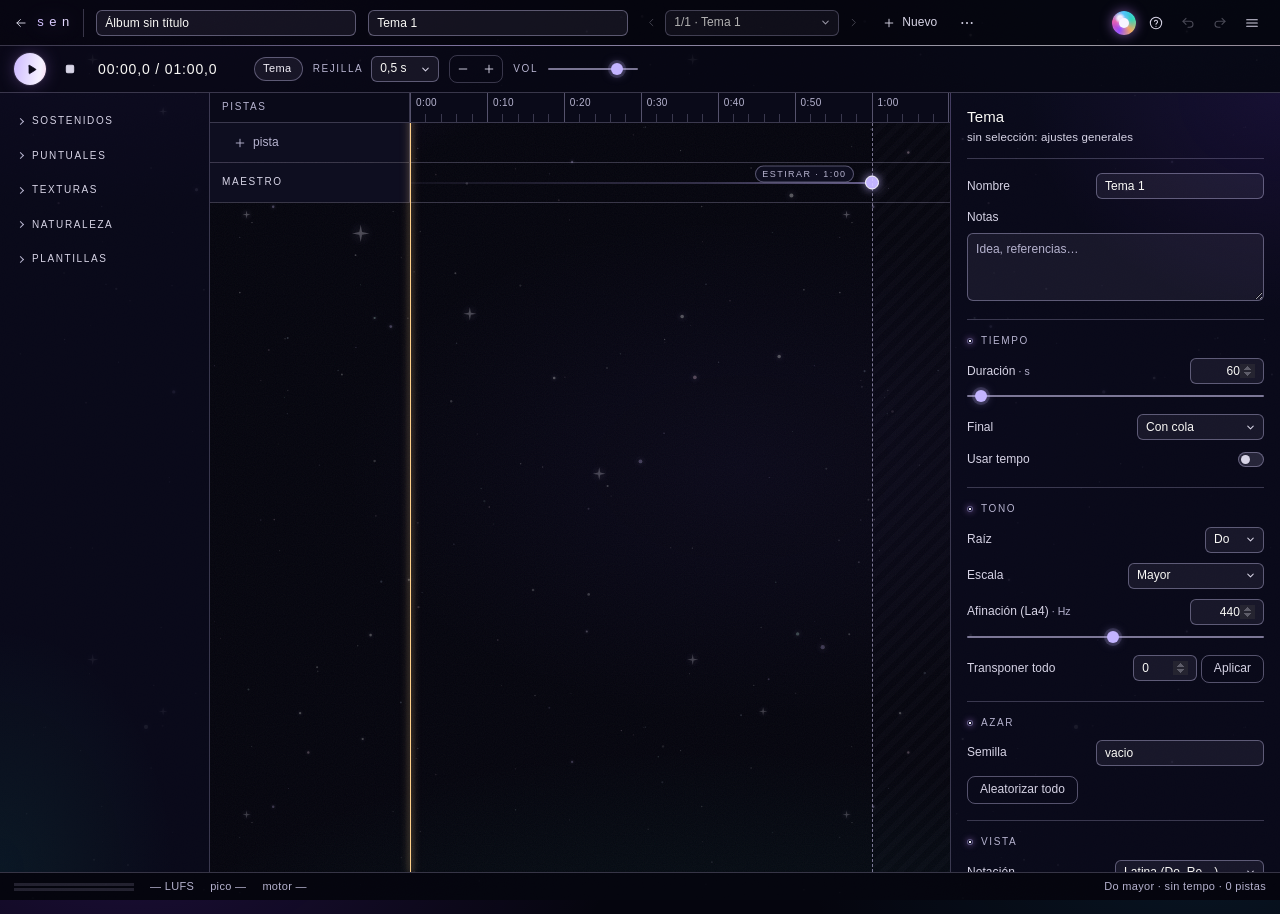
<file: index.html>
<!doctype html>
<html lang="es">
  <head>
    <meta charset="utf-8" />
    <meta name="viewport" content="width=device-width, initial-scale=1, viewport-fit=cover" />
    <meta name="color-scheme" content="dark" />
    <meta name="theme-color" content="#05050e" />
    <meta name="description" content="sen lab: editor de música ambiental sintética. Compón con notas, ruidos y simulaciones de naturaleza y descarga el WAV." />
    <title>sen · lab</title>
    <link rel="icon" href="assets/favicon.svg" type="image/svg+xml" />
    <link rel="stylesheet" href="lab/lab.css" />
    <link rel="canonical" href="https://fraguio.com/sen/" />
  </head>
  <body>
    <svg class="sprite" aria-hidden="true" focusable="false">
      <symbol id="i-back" viewBox="0 0 24 24"><path d="M19 12H5"/><path d="m11 18-6-6 6-6"/></symbol>
      <symbol id="i-play" viewBox="0 0 24 24"><path d="M8 6.2v11.6a.8.8 0 0 0 1.2.7l9.3-5.8a.8.8 0 0 0 0-1.4L9.2 5.5a.8.8 0 0 0-1.2.7z" fill="currentColor"/></symbol>
      <symbol id="i-pause" viewBox="0 0 24 24"><rect x="7" y="5.5" width="3" height="13" rx="1" fill="currentColor"/><rect x="14" y="5.5" width="3" height="13" rx="1" fill="currentColor"/></symbol>
      <symbol id="i-stop" viewBox="0 0 24 24"><rect x="6.5" y="6.5" width="11" height="11" rx="2" fill="currentColor"/></symbol>
      <symbol id="i-undo" viewBox="0 0 24 24"><path d="M9 14 4.5 9.5 9 5"/><path d="M4.5 9.5H15a4.5 4.5 0 0 1 0 9h-3"/></symbol>
      <symbol id="i-redo" viewBox="0 0 24 24"><path d="m15 14 4.5-4.5L15 5"/><path d="M19.5 9.5H9a4.5 4.5 0 0 0 0 9h3"/></symbol>
      <symbol id="i-help" viewBox="0 0 24 24"><circle cx="12" cy="12" r="8.5"/><path d="M9.7 9.4a2.4 2.4 0 0 1 4.6 1c0 1.6-2.3 2-2.3 3.6"/><circle cx="12" cy="16.9" r=".9" fill="currentColor" stroke="none"/></symbol>
      <symbol id="i-menu" viewBox="0 0 24 24"><path d="M4 7h16M4 12h16M4 17h16"/></symbol>
      <symbol id="i-more" viewBox="0 0 24 24"><circle cx="5" cy="12" r="1.5" fill="currentColor" stroke="none"/><circle cx="12" cy="12" r="1.5" fill="currentColor" stroke="none"/><circle cx="19" cy="12" r="1.5" fill="currentColor" stroke="none"/></symbol>
      <symbol id="i-loop" viewBox="0 0 24 24"><path d="M4.5 11.5V10a4 4 0 0 1 4-4h11"/><path d="m16.5 3 3 3-3 3"/><path d="M19.5 12.5V14a4 4 0 0 1-4 4h-11"/><path d="m7.5 21-3-3 3-3"/></symbol>
      <symbol id="i-repeat" viewBox="0 0 24 24"><path d="M19.5 12a7.5 7.5 0 1 1-2.2-5.3"/><path d="M19.5 4.5v4h-4"/></symbol>
      <symbol id="i-shuffle" viewBox="0 0 24 24"><path d="M3.5 7h3c2 0 3.1 1 4 2.6l3 5.3c.9 1.6 2 2.6 4 2.6h3"/><path d="m17.5 14.5 3 3-3 3"/><path d="M3.5 17h3c1.3 0 2.2-.4 2.9-1.2"/><path d="M14.6 8.2C15.3 7.4 16.2 7 17.5 7h3"/><path d="m17.5 4 3 3-3 3"/></symbol>
      <symbol id="i-keys" viewBox="0 0 24 24"><rect x="3.5" y="5.5" width="17" height="13" rx="2"/><path d="M9.2 18.5v-4.5M14.8 18.5v-4.5"/><rect x="7.7" y="5.5" width="3" height="8.5" rx=".7" fill="currentColor" stroke="none"/><rect x="13.3" y="5.5" width="3" height="8.5" rx=".7" fill="currentColor" stroke="none"/></symbol>
      <symbol id="i-close" viewBox="0 0 24 24"><path d="m7 7 10 10M17 7 7 17"/></symbol>
      <symbol id="i-plus" viewBox="0 0 24 24"><path d="M12 5.5v13M5.5 12h13"/></symbol>
      <symbol id="i-minus" viewBox="0 0 24 24"><path d="M5.5 12h13"/></symbol>
      <symbol id="i-chev-l" viewBox="0 0 24 24"><path d="m14.5 6-6 6 6 6"/></symbol>
      <symbol id="i-chev-r" viewBox="0 0 24 24"><path d="m9.5 6 6 6-6 6"/></symbol>
      <symbol id="i-arrow-r" viewBox="0 0 24 24"><path d="M5 12h14"/><path d="m13 6 6 6-6 6"/></symbol>
      <symbol id="i-copy" viewBox="0 0 24 24"><rect x="8.5" y="8.5" width="11" height="11" rx="2"/><path d="M15.5 8.5V6a2 2 0 0 0-2-2h-7a2 2 0 0 0-2 2v7a2 2 0 0 0 2 2h2.5"/></symbol>
      <symbol id="i-edit" viewBox="0 0 24 24"><path d="m4 20 4.6-1.1L19 8.5a2.1 2.1 0 0 0-3-3L5.6 15.9 4 20Z"/><path d="m14.8 6.7 3 3"/></symbol>
      <symbol id="i-check" viewBox="0 0 24 24"><path d="m5 12.5 4.5 4.5L19 7.5"/></symbol>
      <symbol id="i-trash" viewBox="0 0 24 24"><path d="M5 7h14"/><path d="M9 7V5.5a1 1 0 0 1 1-1h4a1 1 0 0 1 1 1V7"/><path d="m7.5 7 .7 11.5a1.6 1.6 0 0 0 1.6 1.5h4.4a1.6 1.6 0 0 0 1.6-1.5L16.5 7"/></symbol>
    </svg>
    <div class="boot" id="boot">sen · lab</div>

    <section class="unsupported" id="unsupported" hidden>
      <h1>sen · lab</h1>
      <p>Este navegador no puede ejecutar el editor. Falta:</p>
      <ul id="unsupported-list"></ul>
      <p class="muted">Usa Chrome o Edge 98+, Firefox 114+ o Safari 15.4+, desde HTTPS o <code>localhost</code>.</p>
      <p><a href="lab/guia.html">Instrucciones del laboratorio</a> · <a href="music/">← Escuchar los ambientes</a></p>
    </section>

    <div class="lab" id="app" title="Editor del laboratorio" hidden>
      <header class="topbar" title="Cabecera del laboratorio">
        <a class="back" href="music/" aria-label="Escuchar los ambientes de sen" title="Escuchar los ambientes"><svg class="i i--back" aria-hidden="true" focusable="false"><use href="#i-back"/></svg><span>sen</span></a>
        <label class="title title--album">
          <span class="sr-only">Nombre del álbum</span>
          <input id="album-name" type="text" autocomplete="off" spellcheck="false" maxlength="120" placeholder="Álbum sin título" />
        </label>
        <label class="title title--theme">
          <span class="sr-only">Nombre del tema abierto</span>
          <input id="project-name" type="text" autocomplete="off" spellcheck="false" maxlength="120" placeholder="Tema sin título" />
        </label>
        <div class="theme-nav" role="group" aria-label="Temas del álbum">
          <button class="icon-btn icon-btn--small" id="theme-prev" type="button" aria-label="Tema anterior" title="Tema anterior"><svg class="i i--chev-l" aria-hidden="true" focusable="false"><use href="#i-chev-l"/></svg></button>
          <label class="theme-select">
            <span class="sr-only">Tema abierto</span>
            <select id="theme-select" title="Elegir un tema del álbum"></select>
          </label>
          <button class="icon-btn icon-btn--small" id="theme-next" type="button" aria-label="Tema siguiente" title="Tema siguiente"><svg class="i i--chev-r" aria-hidden="true" focusable="false"><use href="#i-chev-r"/></svg></button>
          <button class="btn btn--quiet theme-new" id="new-theme" type="button" title="Crear un tema nuevo en el álbum">
            <svg class="i i--plus" aria-hidden="true" focusable="false"><use href="#i-plus"/></svg>Nuevo
          </button>
          <div class="menu" id="theme-menu">
            <button class="icon-btn menu__trigger" id="theme-menu-trigger" type="button" aria-haspopup="menu" aria-expanded="false" aria-controls="theme-menu-pop" aria-label="Más acciones del tema" title="Más acciones del tema">
              <svg class="i i--more" aria-hidden="true" focusable="false"><use href="#i-more"/></svg>
            </button>
            <div class="menu__pop" id="theme-menu-pop" role="menu" aria-labelledby="theme-menu-trigger" hidden>
              <button class="menu__item menu__item--danger" id="delete-theme" type="button" role="menuitem" title="Eliminar el tema abierto">
                <span class="menu__label">Eliminar</span>
                <span class="menu__meta">Elimina este tema del álbum</span>
              </button>
              <button class="menu__item menu__item--primary" id="export" type="button" role="menuitem" title="Exportar el tema abierto · Cmd/Ctrl+E">
                <span class="menu__label">Exportar</span>
                <span class="menu__meta">Exporta el tema abierto · Cmd/Ctrl+E</span>
              </button>
            </div>
          </div>
        </div>
        <span class="save-state" id="save-state" role="status" aria-live="polite" hidden></span>
        <div class="topbar__actions">
          <a class="ambient-orb" href="music/" aria-label="Ir a los ambientes de sen" title="Ir a los ambientes"><span aria-hidden="true"></span></a>
          <a class="icon-btn help-link" id="help" href="lab/guia.html" target="_blank" rel="noopener" aria-label="Instrucciones (se abre en otra pestaña)" title="Instrucciones (?)"><svg class="i i--help" aria-hidden="true" focusable="false"><use href="#i-help"/></svg></a>
          <button class="icon-btn" id="undo" type="button" aria-label="Deshacer" title="Deshacer (Cmd/Ctrl+Z)"><svg class="i i--undo" aria-hidden="true" focusable="false"><use href="#i-undo"/></svg></button>
          <button class="icon-btn" id="redo" type="button" aria-label="Rehacer" title="Rehacer (Mayús+Cmd/Ctrl+Z)"><svg class="i i--redo" aria-hidden="true" focusable="false"><use href="#i-redo"/></svg></button>
          <div class="menu" id="app-menu">
            <button class="icon-btn menu__trigger" id="menu-trigger" type="button" aria-haspopup="menu" aria-expanded="false" aria-controls="menu-pop" aria-label="Menú del álbum" title="Menú del álbum">
              <svg class="i i--menu" aria-hidden="true" focusable="false"><use href="#i-menu"/></svg>
            </button>
            <div class="menu__pop" id="menu-pop" role="menu" aria-labelledby="menu-trigger" hidden>
              <button class="menu__item" id="new" type="button" role="menuitem" title="Crear un álbum nuevo">
                <span class="menu__label">Nuevo</span>
                <span class="menu__meta">Crea un álbum nuevo</span>
              </button>
              <button class="menu__item" id="open" type="button" role="menuitem" title="Abrir un álbum, un tema (.json), un WAV o un MIDI">
                <span class="menu__label">Abrir</span>
                <span class="menu__meta">Álbum, tema, WAV o MIDI</span>
              </button>
              <button class="menu__item" id="save-project" type="button" role="menuitem" title="Guardar el álbum completo (.sen-album.json) · Cmd/Ctrl+S">
                <span class="menu__label">Guardar</span>
                <span class="menu__meta" id="save-meta">Álbum completo · Cmd/Ctrl+S</span>
              </button>
              <button class="menu__item" id="fullscreen" type="button" role="menuitem" title="Poner la aplicación en pantalla completa">
                <span class="menu__label" id="fullscreen-label">Pantalla completa</span>
                <span class="menu__meta" id="fullscreen-meta">Oculta la interfaz del navegador</span>
              </button>
            </div>
          </div>
          <input id="open-file" type="file" accept=".json,.wav,.mid,.midi,application/json,audio/wav,audio/x-wav,audio/midi" hidden />
        </div>
      </header>

      <div class="transport" id="transport" role="toolbar" aria-label="Transporte">
        <button class="play" id="play" type="button" aria-label="Reproducir" title="Reproducir / pausa (Espacio)"><svg class="i i--play" aria-hidden="true" focusable="false"><use href="#i-play"/></svg></button>
        <button class="icon-btn" id="stop" type="button" aria-label="Detener y volver al inicio" title="Detener (Inicio)"><svg class="i i--stop" aria-hidden="true" focusable="false"><use href="#i-stop"/></svg></button>
        <output class="clock" id="clock" aria-label="Posición">00:00,0 / 03:00</output>
        <button class="chip" id="project-settings" type="button" title="Ajustes del tema: duración, tonalidad, reverb…">Tema</button>
        <button class="chip" id="region-loop" type="button" aria-pressed="false" title="Región de escucha en bucle (L)"><svg class="i i--loop" aria-hidden="true" focusable="false"><use href="#i-loop"/></svg>región</button>
        <button class="icon-btn icon-btn--small" id="region-clear" type="button" aria-label="Quitar la región" title="Quitar la región" hidden><svg class="i i--close" aria-hidden="true" focusable="false"><use href="#i-close"/></svg></button>
        <label class="field-inline">
          <span>rejilla</span>
          <select id="grid"></select>
        </label>
        <div class="zoom" role="group" aria-label="Zoom">
          <button class="icon-btn" id="zoom-out" type="button" aria-label="Alejar" title="Alejar (−)"><svg class="i i--minus" aria-hidden="true" focusable="false"><use href="#i-minus"/></svg></button>
          <button class="icon-btn" id="zoom-in" type="button" aria-label="Acercar" title="Acercar (+)"><svg class="i i--plus" aria-hidden="true" focusable="false"><use href="#i-plus"/></svg></button>
        </div>
        <label class="field-inline volume">
          <span aria-hidden="true">vol</span>
          <span class="sr-only">Volumen de escucha</span>
          <input id="volume" type="range" min="0" max="1" step="0.01" value="0.8" />
        </label>
        <button class="btn btn--quiet compact-only" id="compact-add" type="button"><svg class="i i--plus" aria-hidden="true" focusable="false"><use href="#i-plus"/></svg>Añadir</button>
      </div>

      <div class="workspace">
        <aside class="library sheet" id="library" aria-label="Biblioteca"></aside>
        <section class="timeline" id="timeline" aria-label="Línea de tiempo"></section>
        <section class="compact-list" id="compact" aria-label="Pistas"></section>
        <aside class="inspector sheet" id="inspector" aria-label="Inspector"></aside>
      </div>

      <footer class="statusbar" id="statusbar" title="Barra de estado">
        <div class="meter" aria-hidden="true"><i id="meter-l"></i><i id="meter-r"></i></div>
        <span id="st-lufs">— LUFS</span>
        <span id="st-peak">pico —</span>
        <span id="st-load">motor —</span>
        <span id="st-quality" class="warn" hidden>escucha en calidad reducida</span>
        <span id="st-layers" class="warn" hidden>preparando las capas de la pista de sen…</span>
        <span id="st-warn" class="warn" hidden></span>
        <span class="spacer"></span>
        <span id="st-key"></span>
      </footer>
    </div>

    <dialog class="dialog dialog--export" id="export-dialog" aria-labelledby="export-title">
      <form method="dialog" id="export-form">
        <h2 id="export-title">Exportar tema</h2>
        <fieldset class="presets" id="export-presets">
          <legend>Preajuste</legend>
        </fieldset>
        <div class="export-grid">
          <label>Frecuencia
            <select name="sampleRate">
              <option value="22050">22 050 Hz</option>
              <option value="44100">44 100 Hz</option>
              <option value="48000">48 000 Hz</option>
            </select>
          </label>
          <label>Resolución
            <select name="bits">
              <option value="16">16 bits (dither TPDF)</option>
              <option value="24">24 bits</option>
              <option value="32">32 bits flotante</option>
            </select>
          </label>
          <label>Canales
            <select name="channels">
              <option value="2">Estéreo</option>
              <option value="1">Mono</option>
            </select>
          </label>
          <label>Final
            <select name="end">
              <option value="">El del tema</option>
              <option value="tail">Con cola</option>
              <option value="cut">Duración exacta con fundido</option>
              <option value="loop">Bucle sin costura</option>
            </select>
          </label>
          <label>Sonoridad
            <select name="loudness">
              <option value="none">Solo limitador</option>
              <option value="-25">−25 LUFS</option>
              <option value="-24">−24 LUFS</option>
              <option value="-23">−23 LUFS</option>
              <option value="-18">−18 LUFS</option>
              <option value="-16">−16 LUFS</option>
              <option value="-14">−14 LUFS</option>
            </select>
          </label>
          <label>Techo (dBFS)
            <input name="ceiling" type="number" min="-6" max="-0.1" step="0.1" />
          </label>
          <label>Rango
            <select name="range">
              <option value="all">Tema completo</option>
              <option value="region">Región de escucha</option>
            </select>
          </label>
        </div>
        <p class="muted" id="export-estimate"></p>
        <p class="warn" id="export-warning" hidden></p>
        <p class="muted" id="export-scene" hidden></p>
        <div class="progress" id="export-progress" hidden>
          <div class="progress__bar"><i id="export-bar"></i></div>
          <span id="export-progress-text">0 %</span>
        </div>
        <div class="export-result" id="export-result" hidden></div>
        <div class="dialog__actions">
          <button class="btn btn--quiet" id="export-close" type="button">Cerrar</button>
          <button class="btn btn--quiet" id="export-script" type="button" title="Un único archivo .mjs con el motor y el tema">Descargar script</button>
          <button class="btn btn--quiet" id="export-project" type="button">Descargar tema</button>
          <button class="btn btn--quiet" id="export-cancel" type="button" hidden>Cancelar</button>
          <button class="btn btn--primary" id="export-wav" type="button">Exportar WAV</button>
        </div>
      </form>
    </dialog>

    <div class="drop-hint" id="drop-hint" hidden>Suelta un álbum <code>.sen-album.json</code>, un tema <code>.sen.json</code>, un WAV del laboratorio o un MIDI para importarlo</div>
    <div class="toast" id="toast" role="status" hidden></div>
    <p class="sr-only" id="live" aria-live="polite"></p>

    <script type="module" src="lab/app/main.js"></script>
  </body>
</html>
</file>
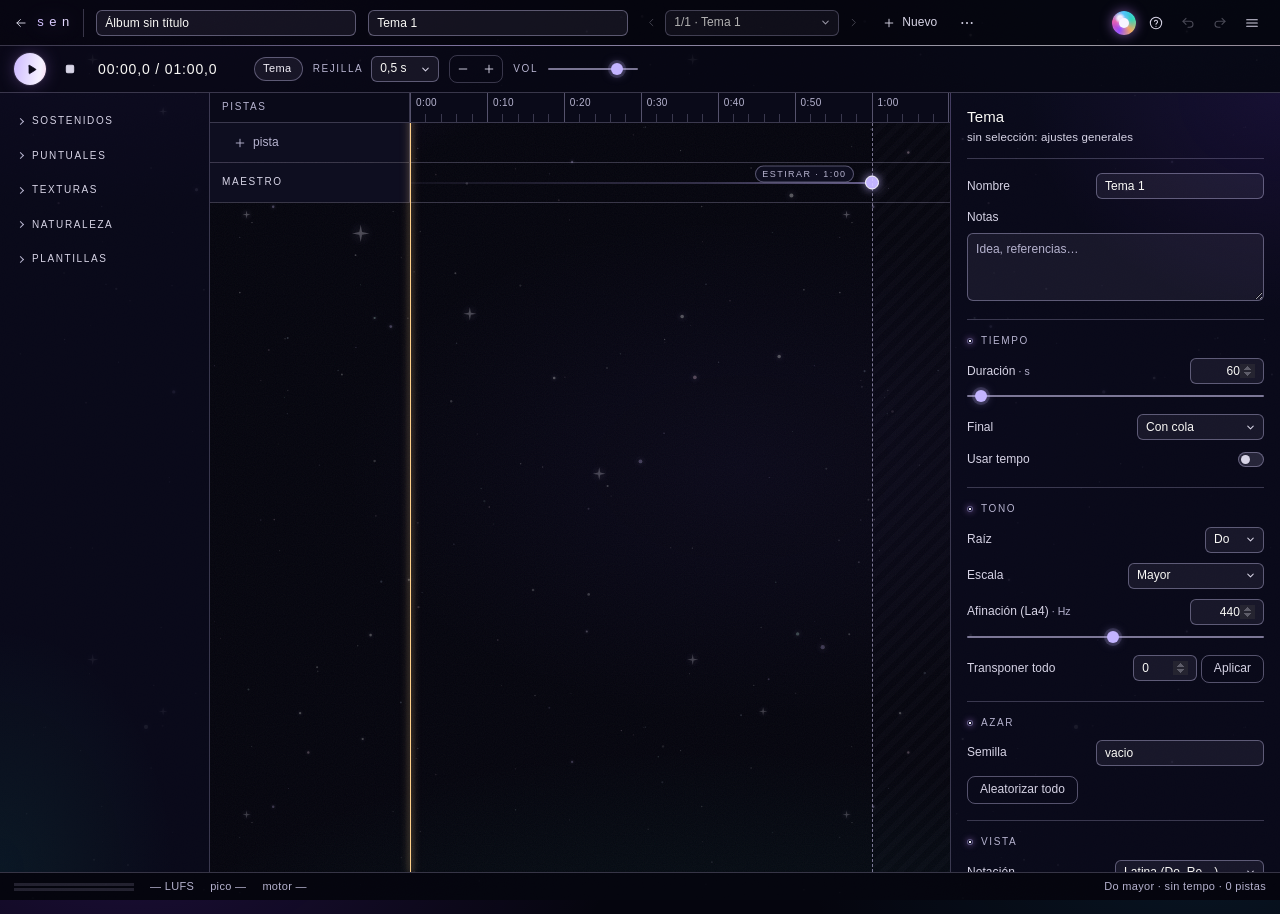
<file: lab/index.html>
<!doctype html>
<html lang="es">
  <head>
    <meta charset="utf-8" />
    <meta name="viewport" content="width=device-width, initial-scale=1" />
    <meta name="color-scheme" content="dark" />
    <meta name="robots" content="noindex" />
    <meta http-equiv="refresh" content="0; url=../" />
    <link rel="canonical" href="https://fraguio.com/sen/" />
    <title>sen · lab</title>
    <script>
      location.replace('../');
    </script>
  </head>
  <body>
    <p>El laboratorio está en <a href="../">sen</a>.</p>
  </body>
</html>
</file>
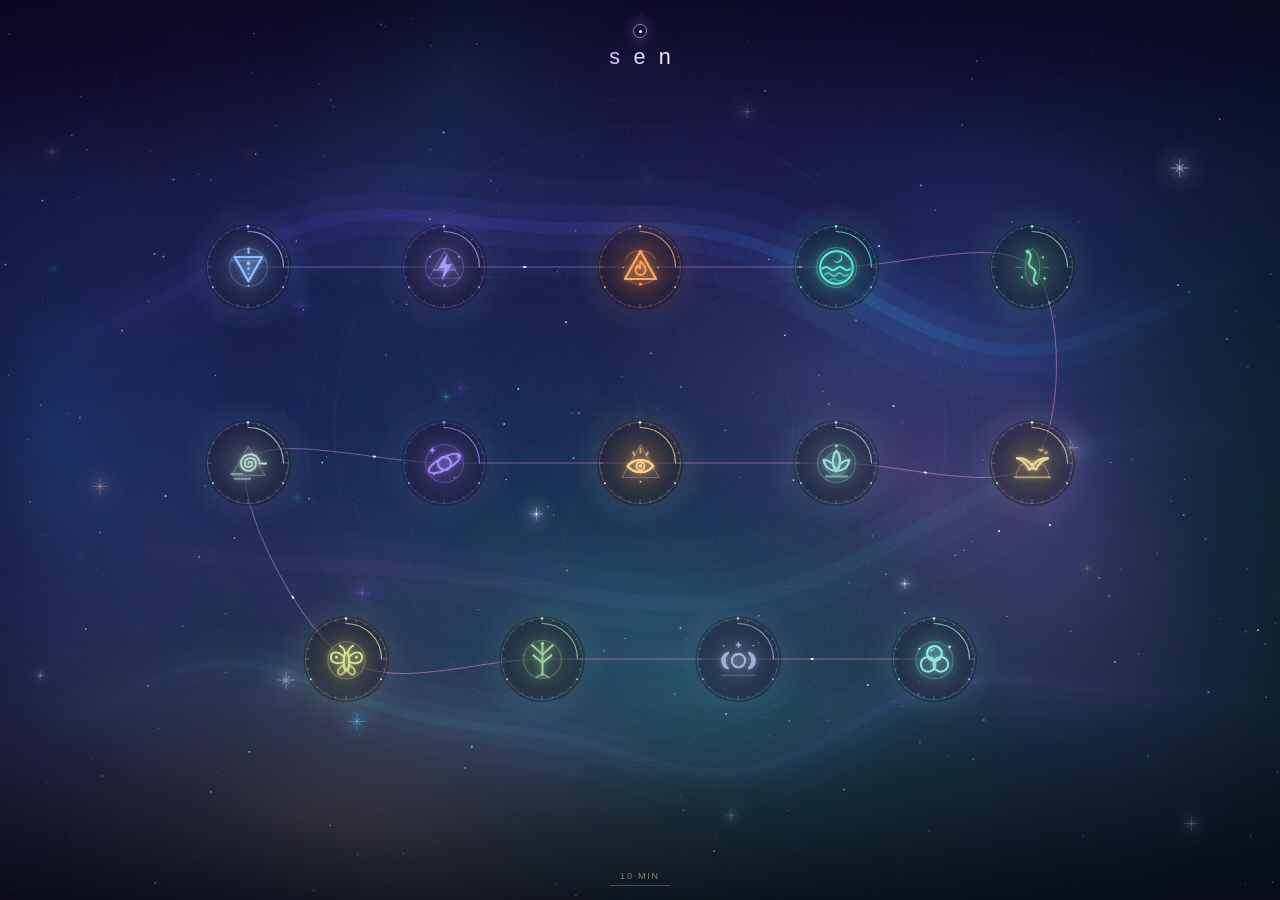
<file: music/index.html>
<!doctype html>
<html lang="es">
  <head>
    <meta charset="utf-8" />
    <meta name="viewport" content="width=device-width, initial-scale=1, viewport-fit=cover" />
    <meta name="color-scheme" content="dark" />
    <meta name="theme-color" content="#07080a" />
    <meta
      name="description"
      content="sen: catorce ambientes de luz y sonido para descansar. Sesiones de 10, 15 o 30 minutos."
    />
    <meta name="apple-mobile-web-app-capable" content="yes" />
    <meta name="mobile-web-app-capable" content="yes" />
    <meta name="apple-mobile-web-app-status-bar-style" content="black-translucent" />
    <meta name="apple-mobile-web-app-title" content="sen" />
    <title>sen</title>
    <link rel="icon" href="../assets/favicon.svg" type="image/svg+xml" />
    <link rel="stylesheet" href="../src/styles/main.css" />
    <link rel="canonical" href="https://fraguio.com/sen/music/" />
  </head>
  <body>
    <canvas class="menu-canvas" id="menu-canvas" aria-hidden="true"></canvas>
    <div class="menu-shade" aria-hidden="true"></div>

    <main class="app" id="app">
      <a class="brand" href="../" aria-label="sen — abrir el laboratorio" title="Abrir el laboratorio">
        <span class="brand__sigil" aria-hidden="true"></span>
        <span class="brand__mark" aria-hidden="true">sen</span>
      </a>

      <h1 class="sr-only">sen — elige un ambiente de luz y sonido y la duración de tu sesión</h1>

      <div class="constellation" id="constellation">
        <svg class="constellation__lines" id="constellation-lines" viewBox="0 0 100 100" preserveAspectRatio="none" aria-hidden="true"></svg>
        <div class="nodes" id="grid" role="group" aria-label="Elige un ambiente"></div>
      </div>

      <footer class="foot">
        <button
          class="foot__duration"
          id="duration-trigger"
          type="button"
          aria-haspopup="dialog"
          aria-expanded="false"
          aria-controls="duration-pop"
          aria-label="Duración de la sesión: 10 minutos"
        >10 MIN</button>
      </footer>

      <section class="duration-pop" id="duration-pop" role="dialog" aria-label="Duración de la sesión" hidden>
        <div class="duration-options" id="duration-options" role="group" aria-label="Opciones de duración"></div>
      </section>

      <noscript>
        <p class="noscript">sen necesita JavaScript para reproducir luz y sonido.</p>
      </noscript>
    </main>

    <section
      class="stage"
      id="stage"
      role="dialog"
      aria-modal="true"
      aria-label="Sesión"
      aria-hidden="true"
      tabindex="-1"
      hidden
    >
      <canvas class="stage__canvas" id="canvas" aria-hidden="true"></canvas>
      <div class="stage__vignette" aria-hidden="true"></div>
      <div class="stage__progress" aria-hidden="true"><span id="progress"></span></div>
      <div class="stage__dim" id="dim" aria-hidden="true"></div>

      <div class="stage__hud">
        <button class="stage__track" id="track-label" type="button" hidden></button>
        <button class="stage__close" id="session-close" type="button" aria-label="Cerrar ambiente y volver al menú">
          <span aria-hidden="true">×</span>
        </button>
      </div>

      <p class="stage__note" id="note" hidden>Audio no disponible</p>
      <p class="sr-only" id="live" aria-live="polite"></p>
    </section>

    <div class="portal" id="portal" aria-hidden="true" hidden></div>

    <script type="module" src="../src/main.js"></script>
  </body>
</html>
</file>
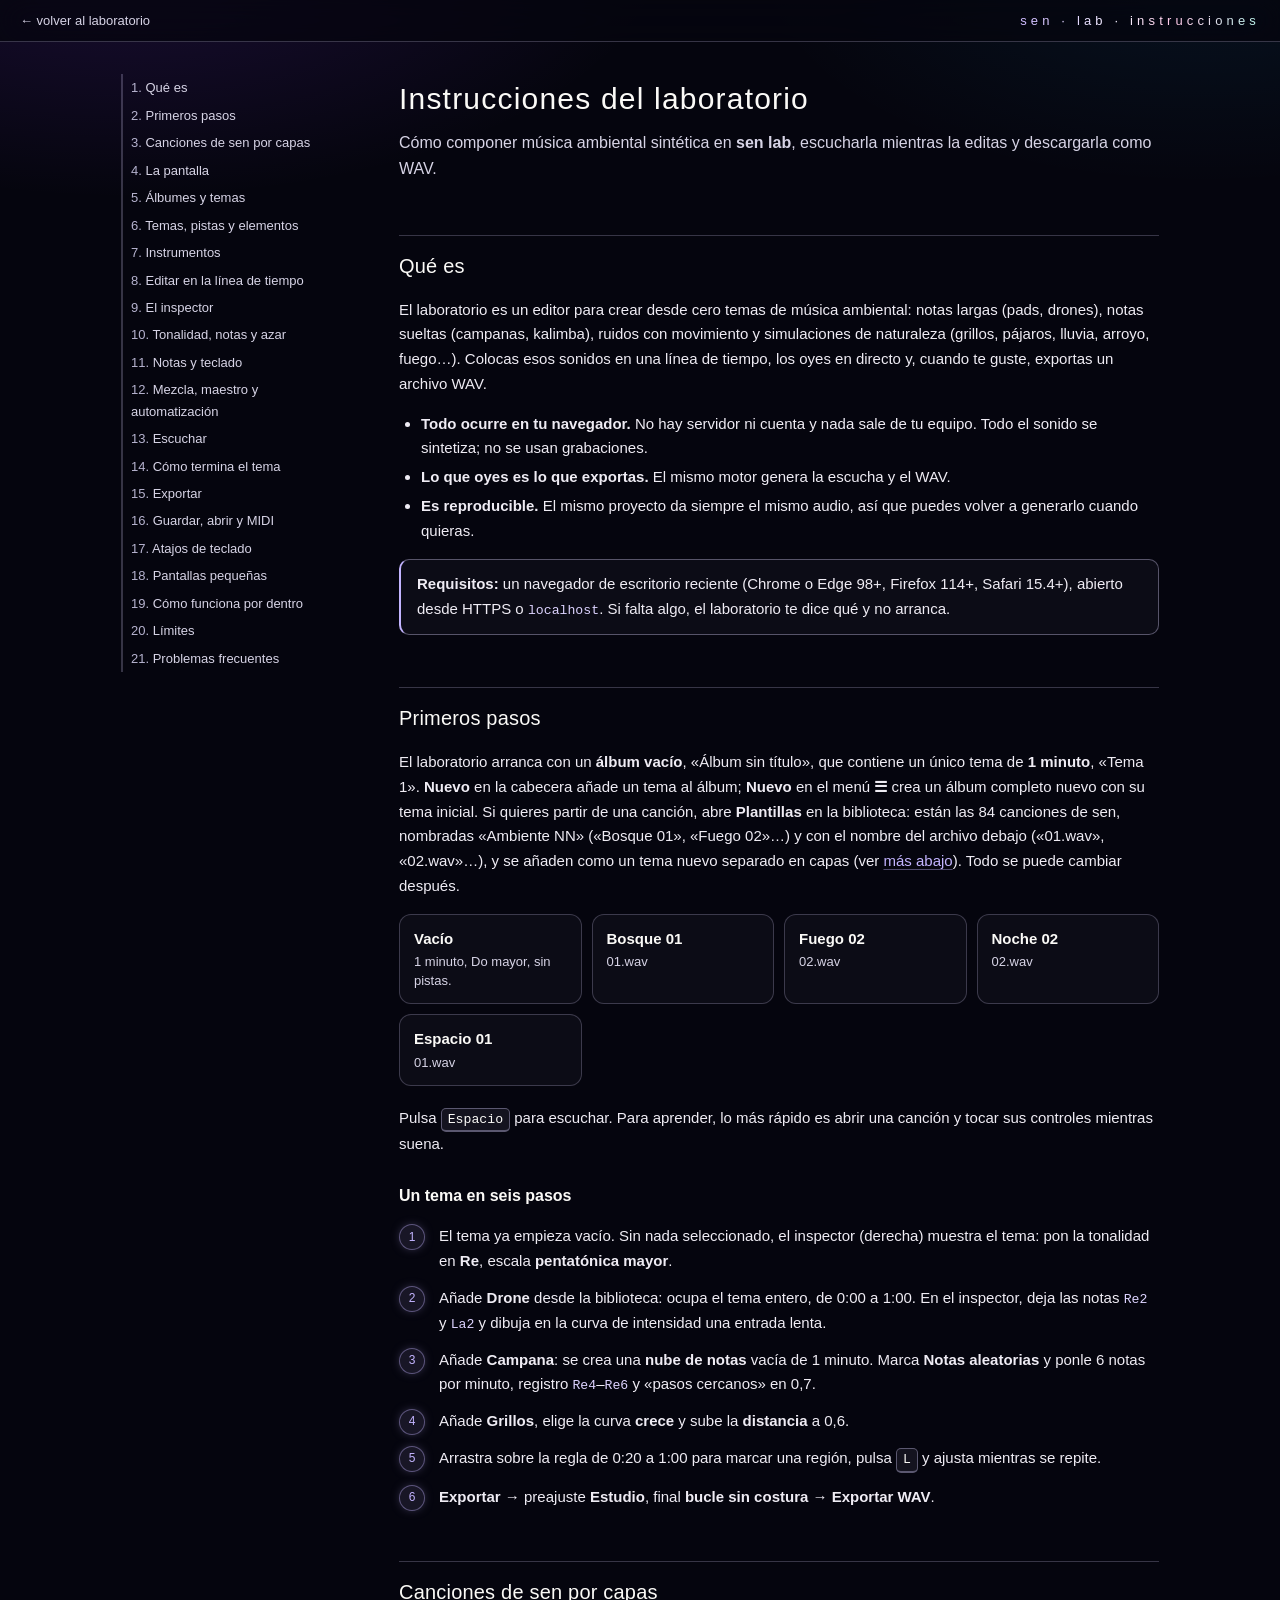
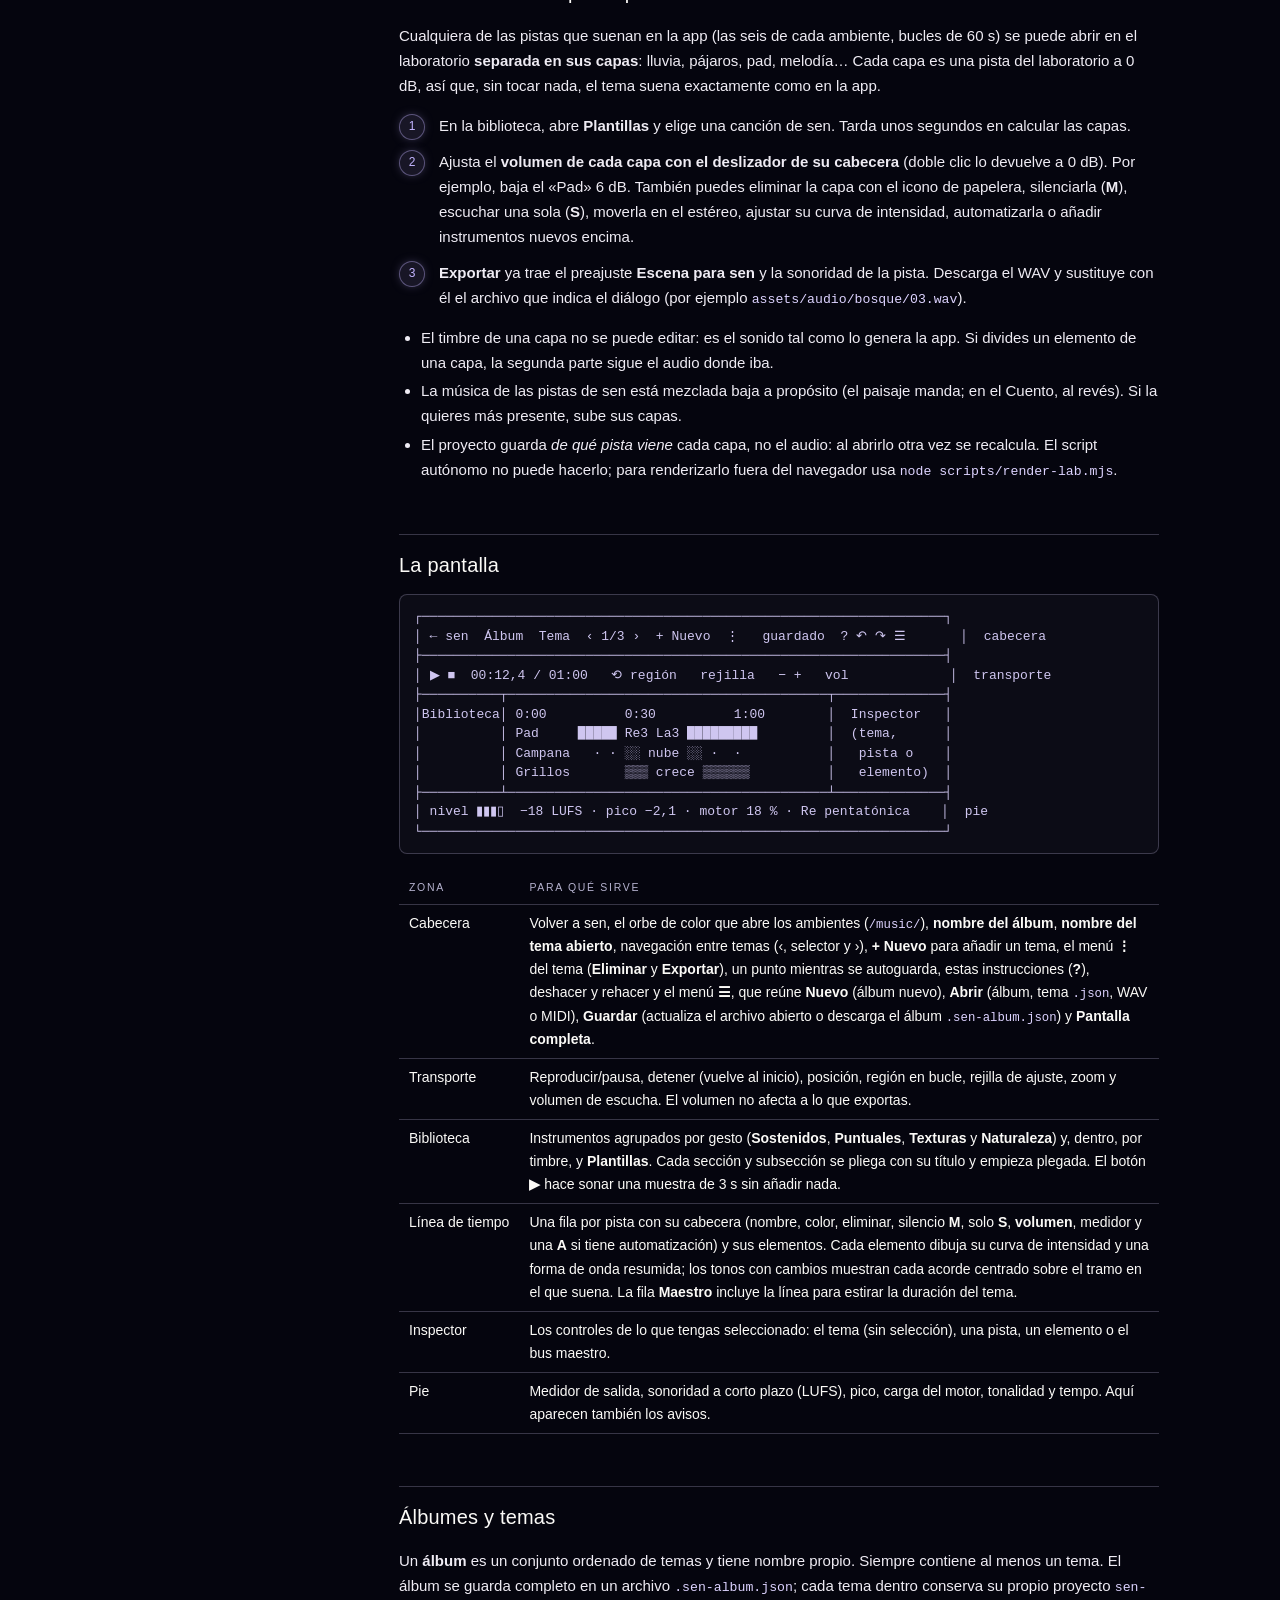
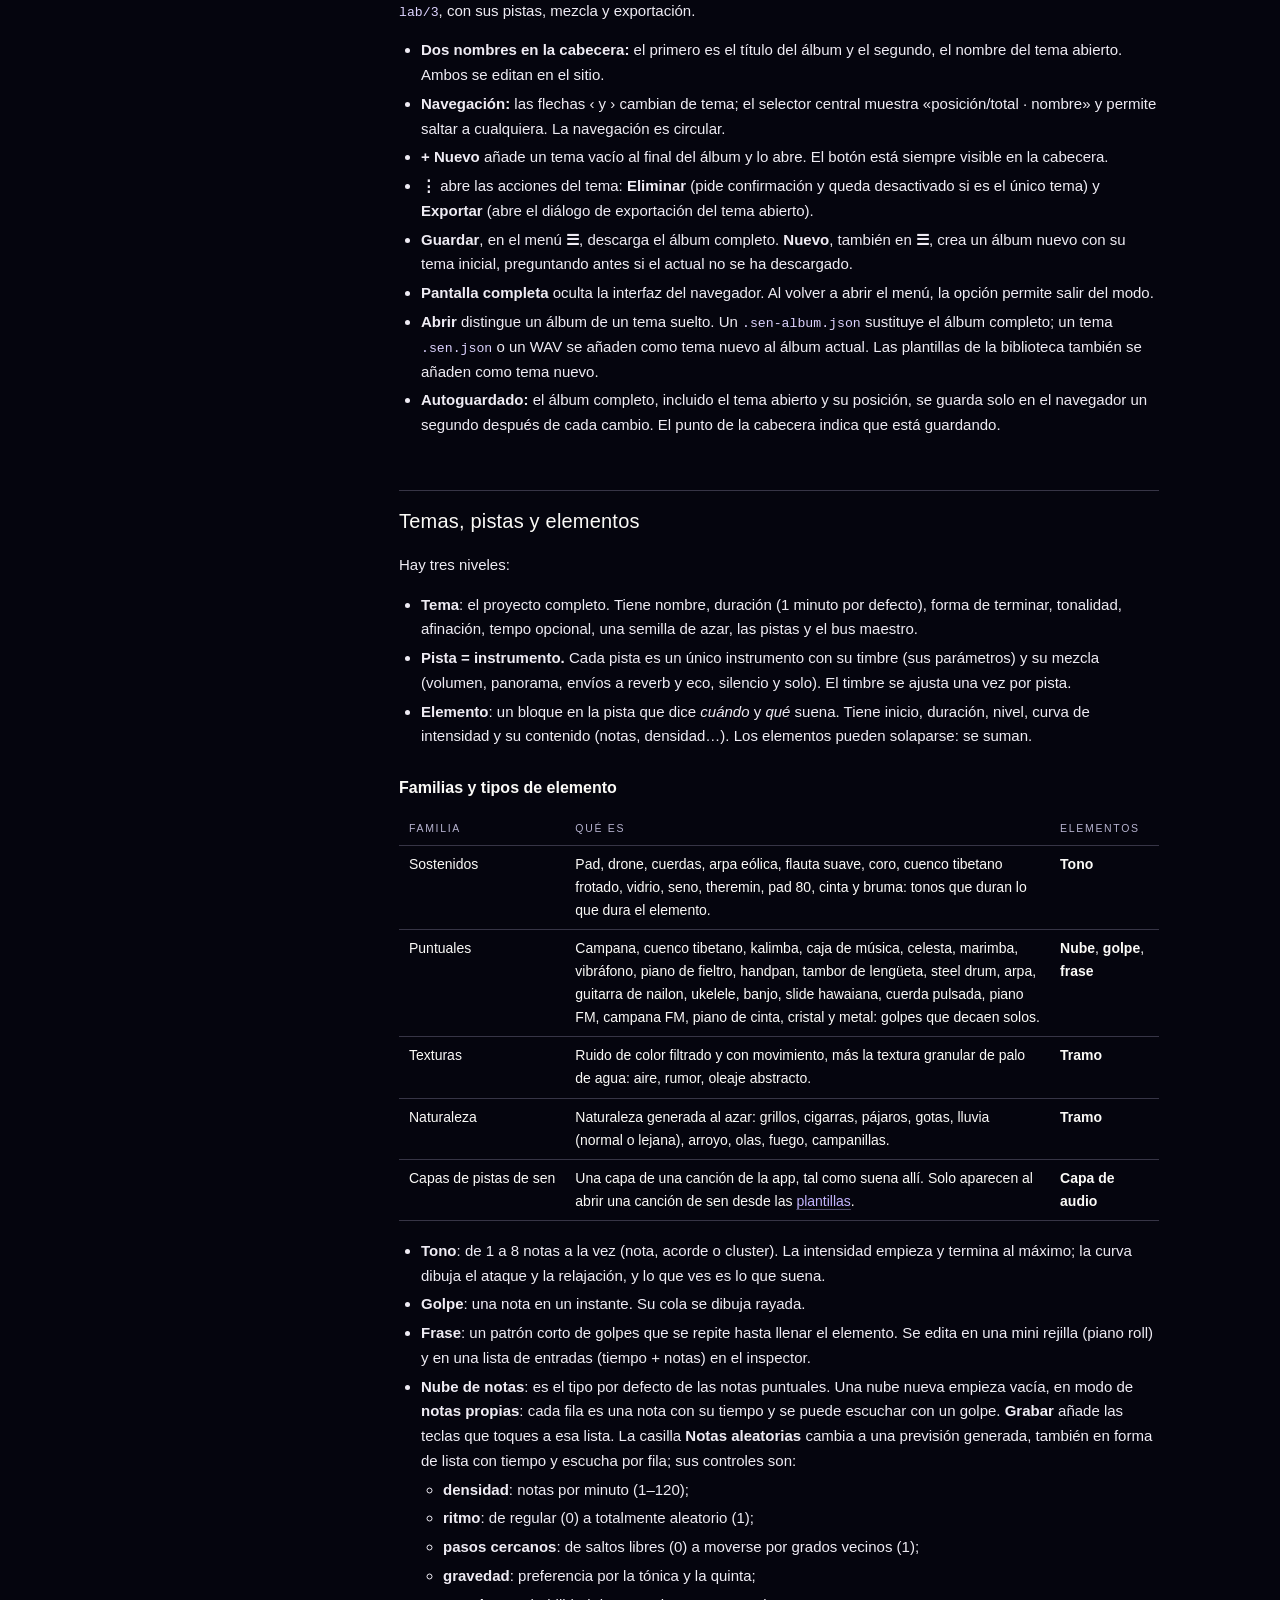
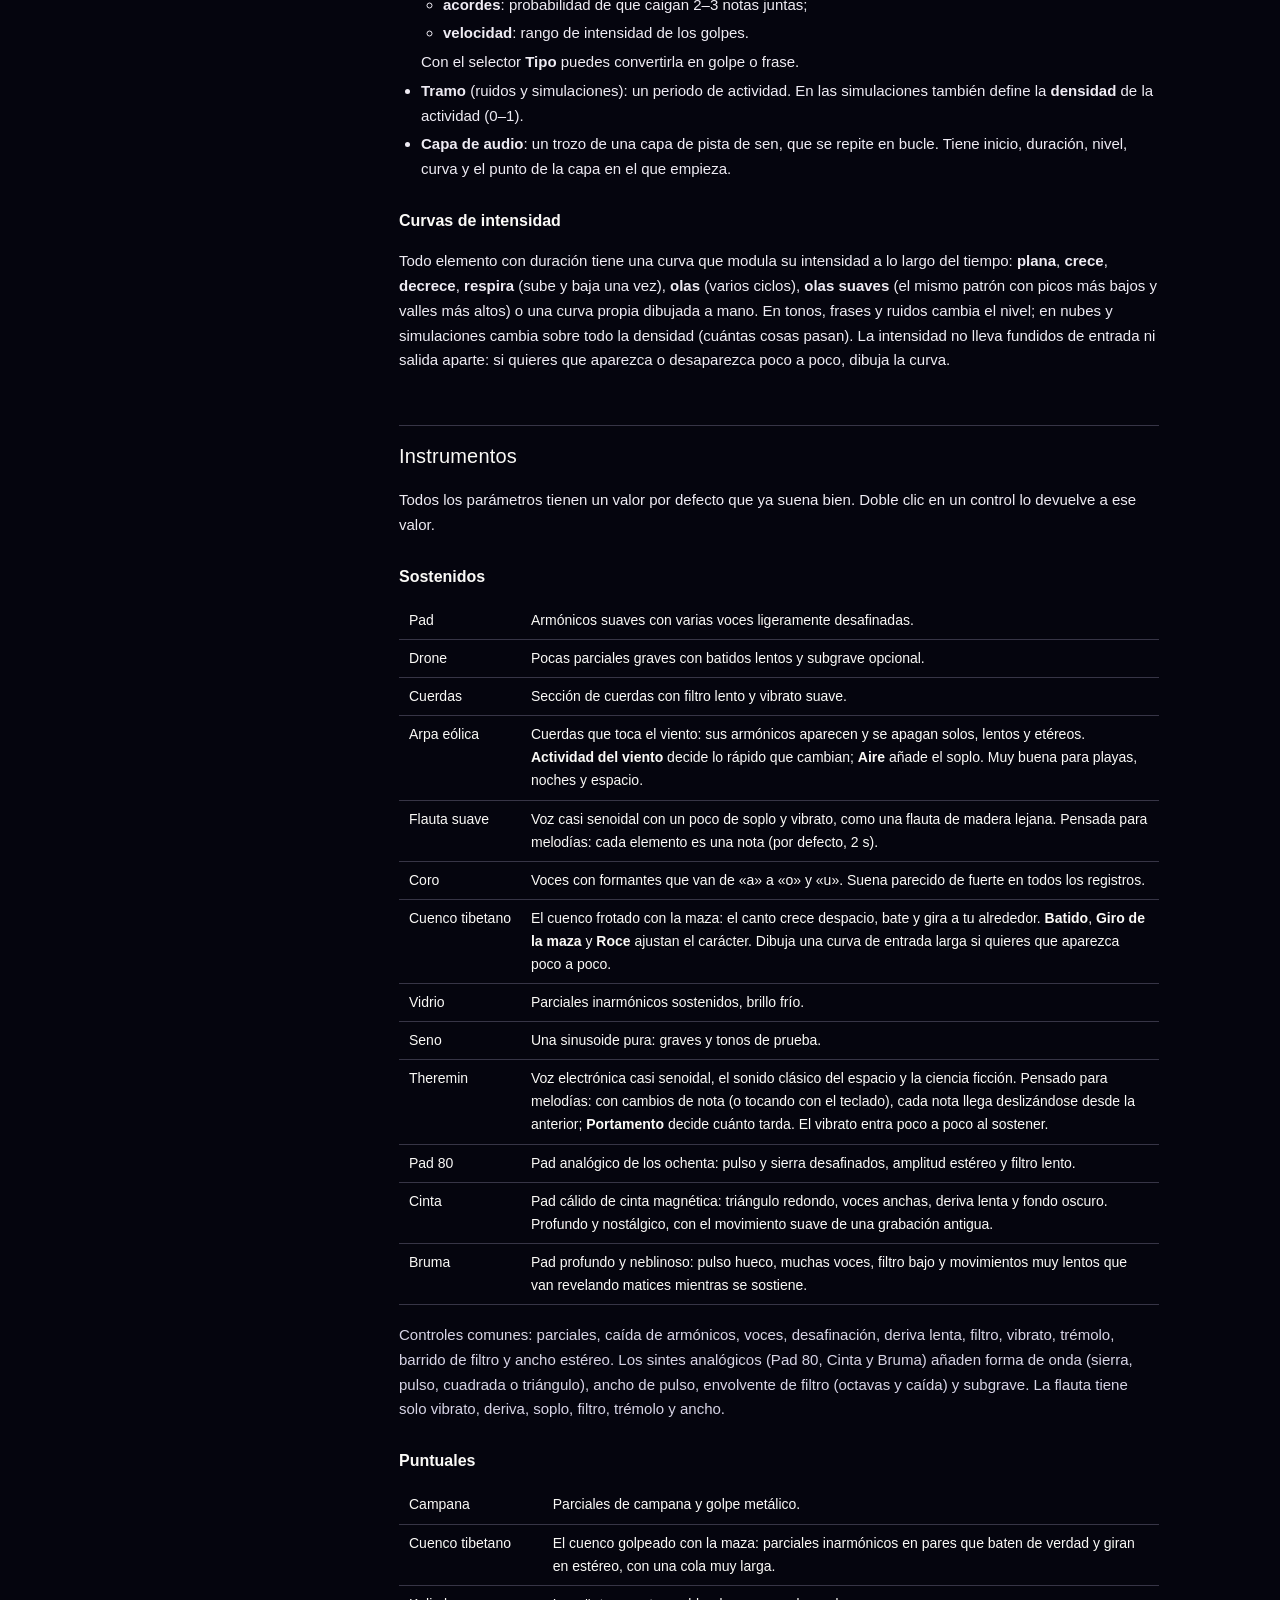
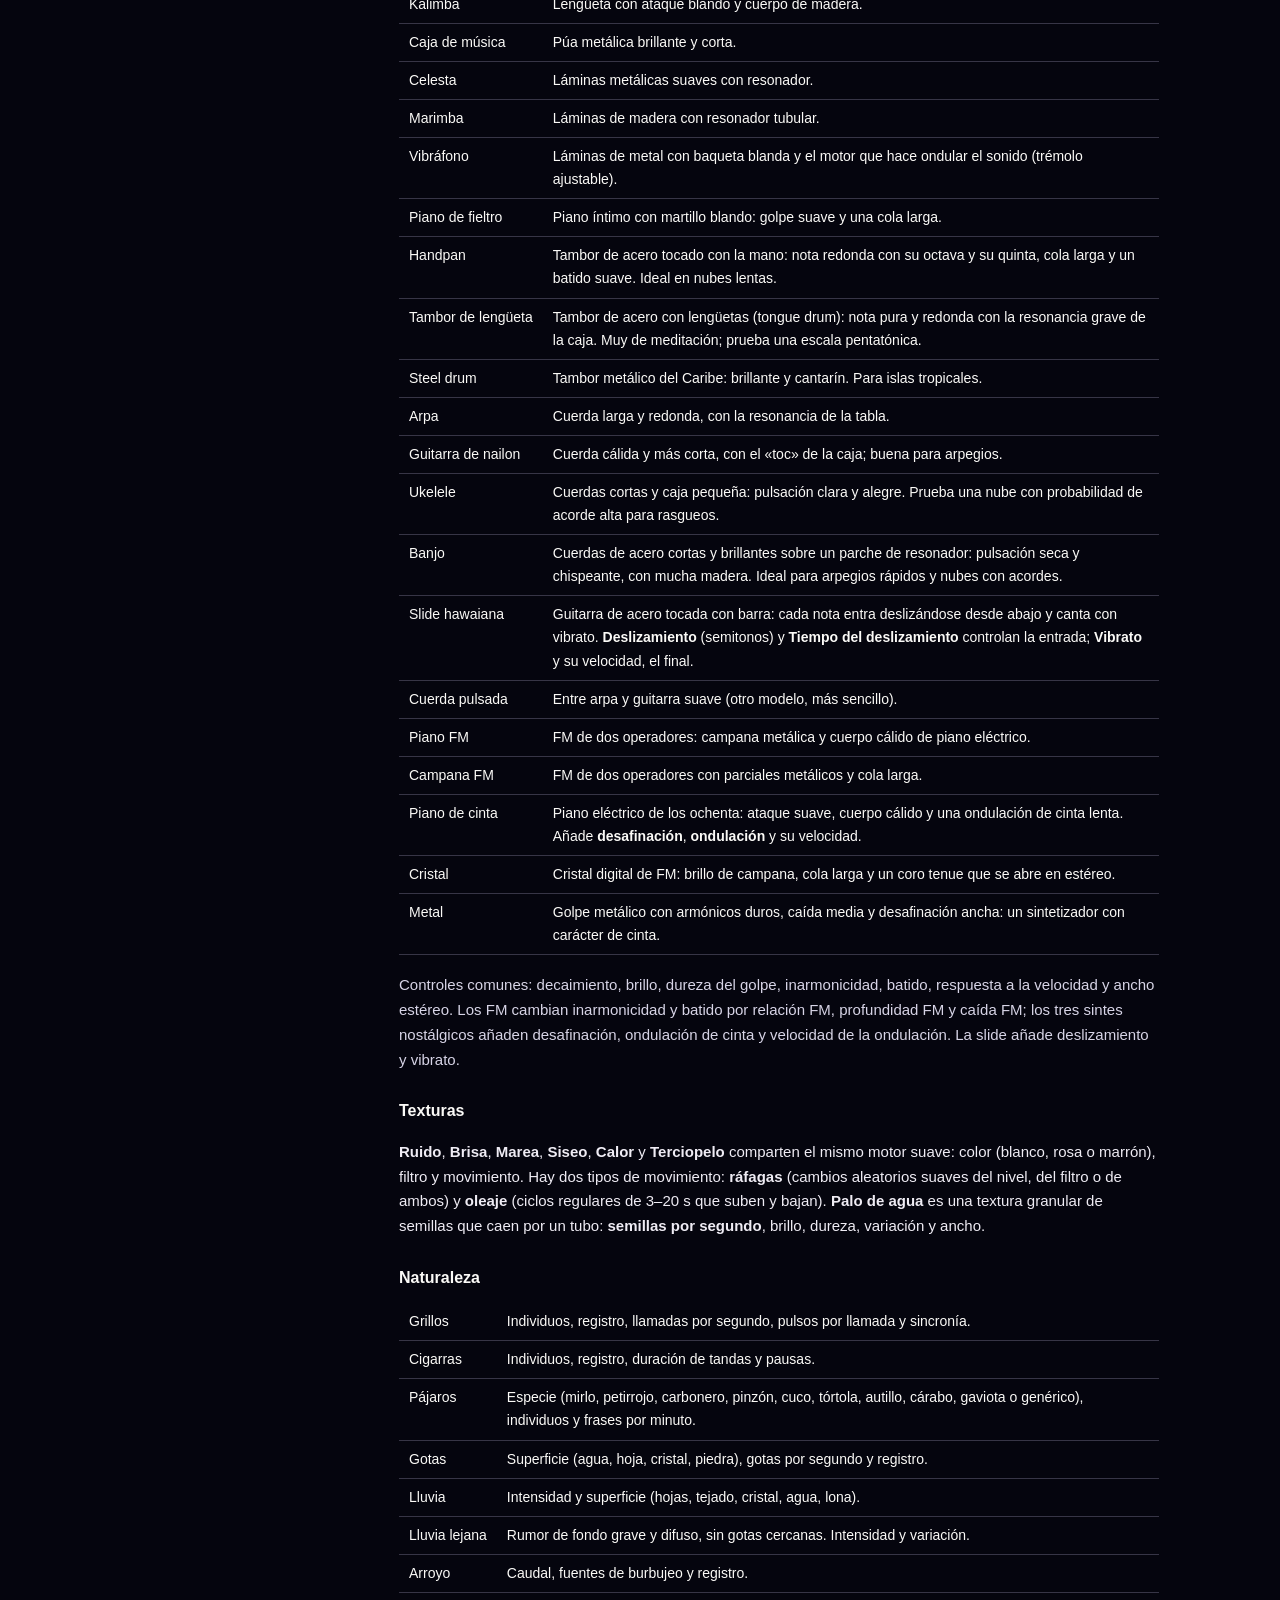
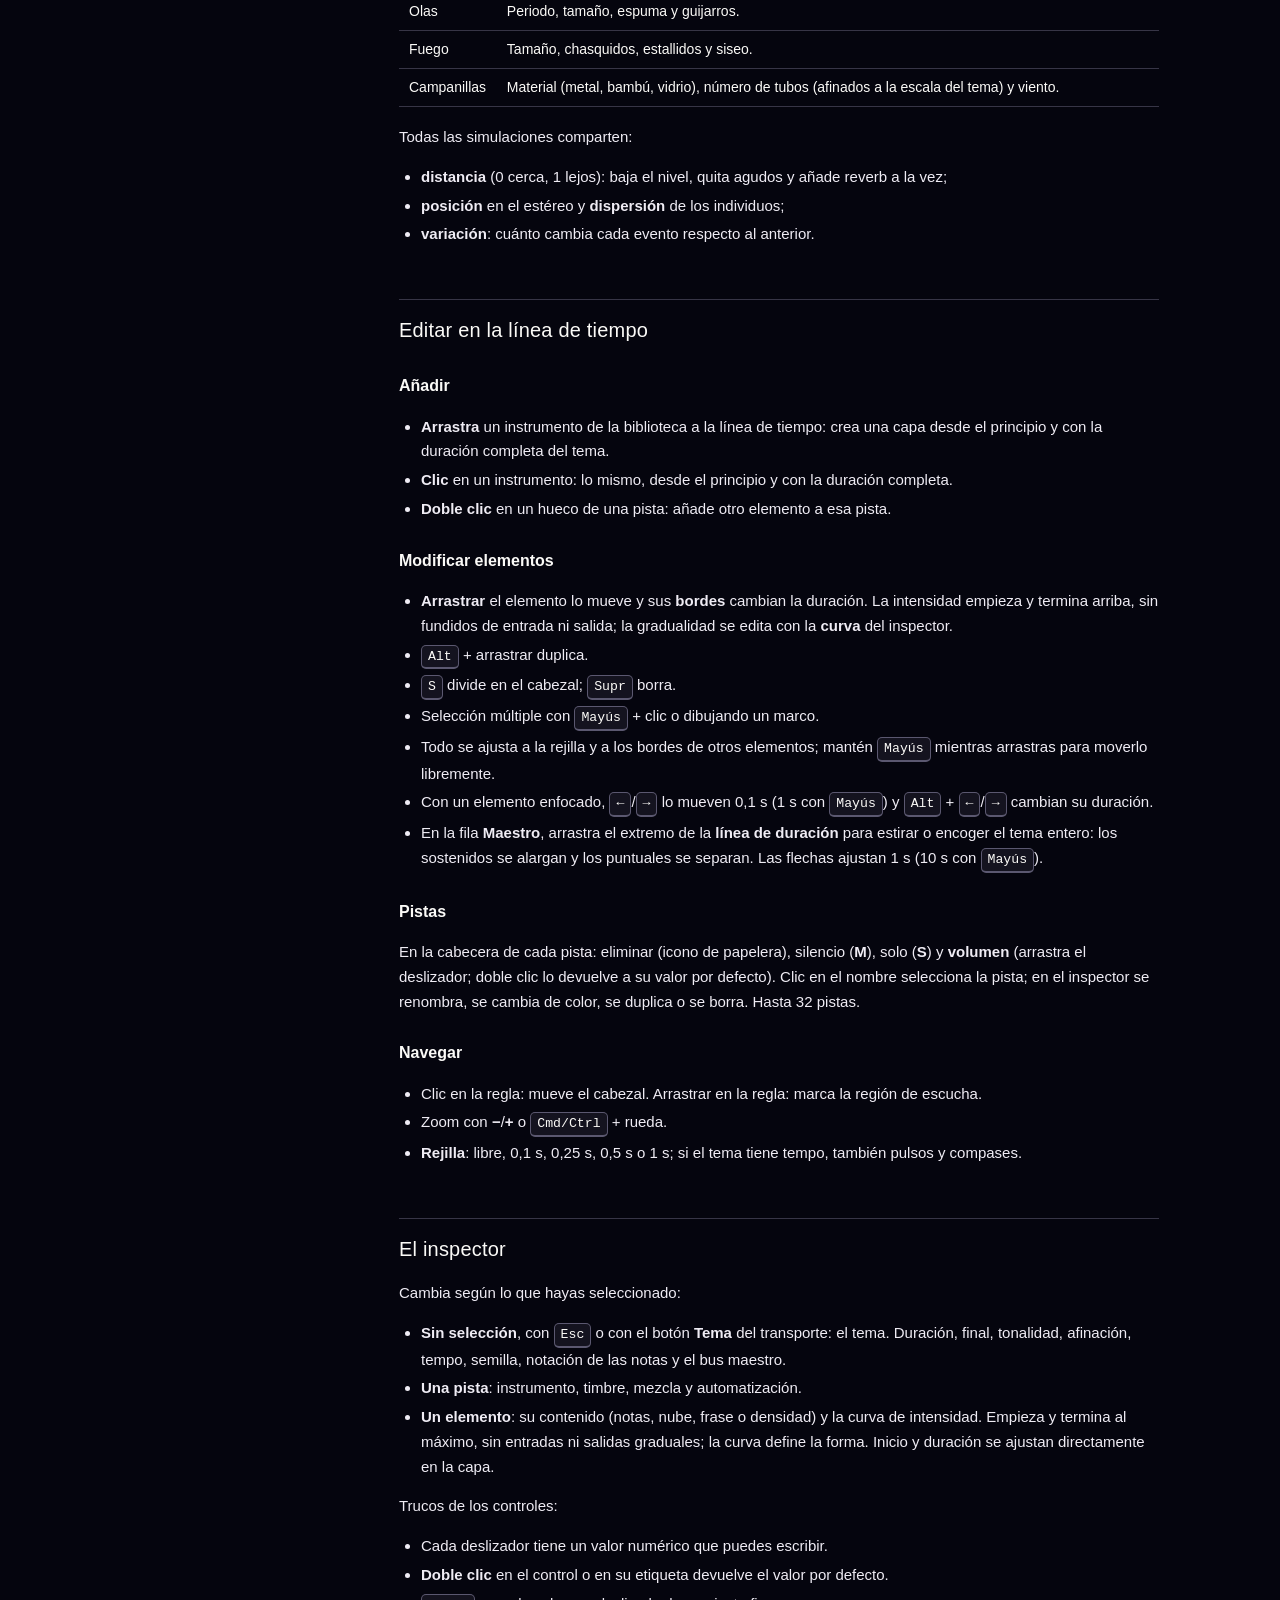
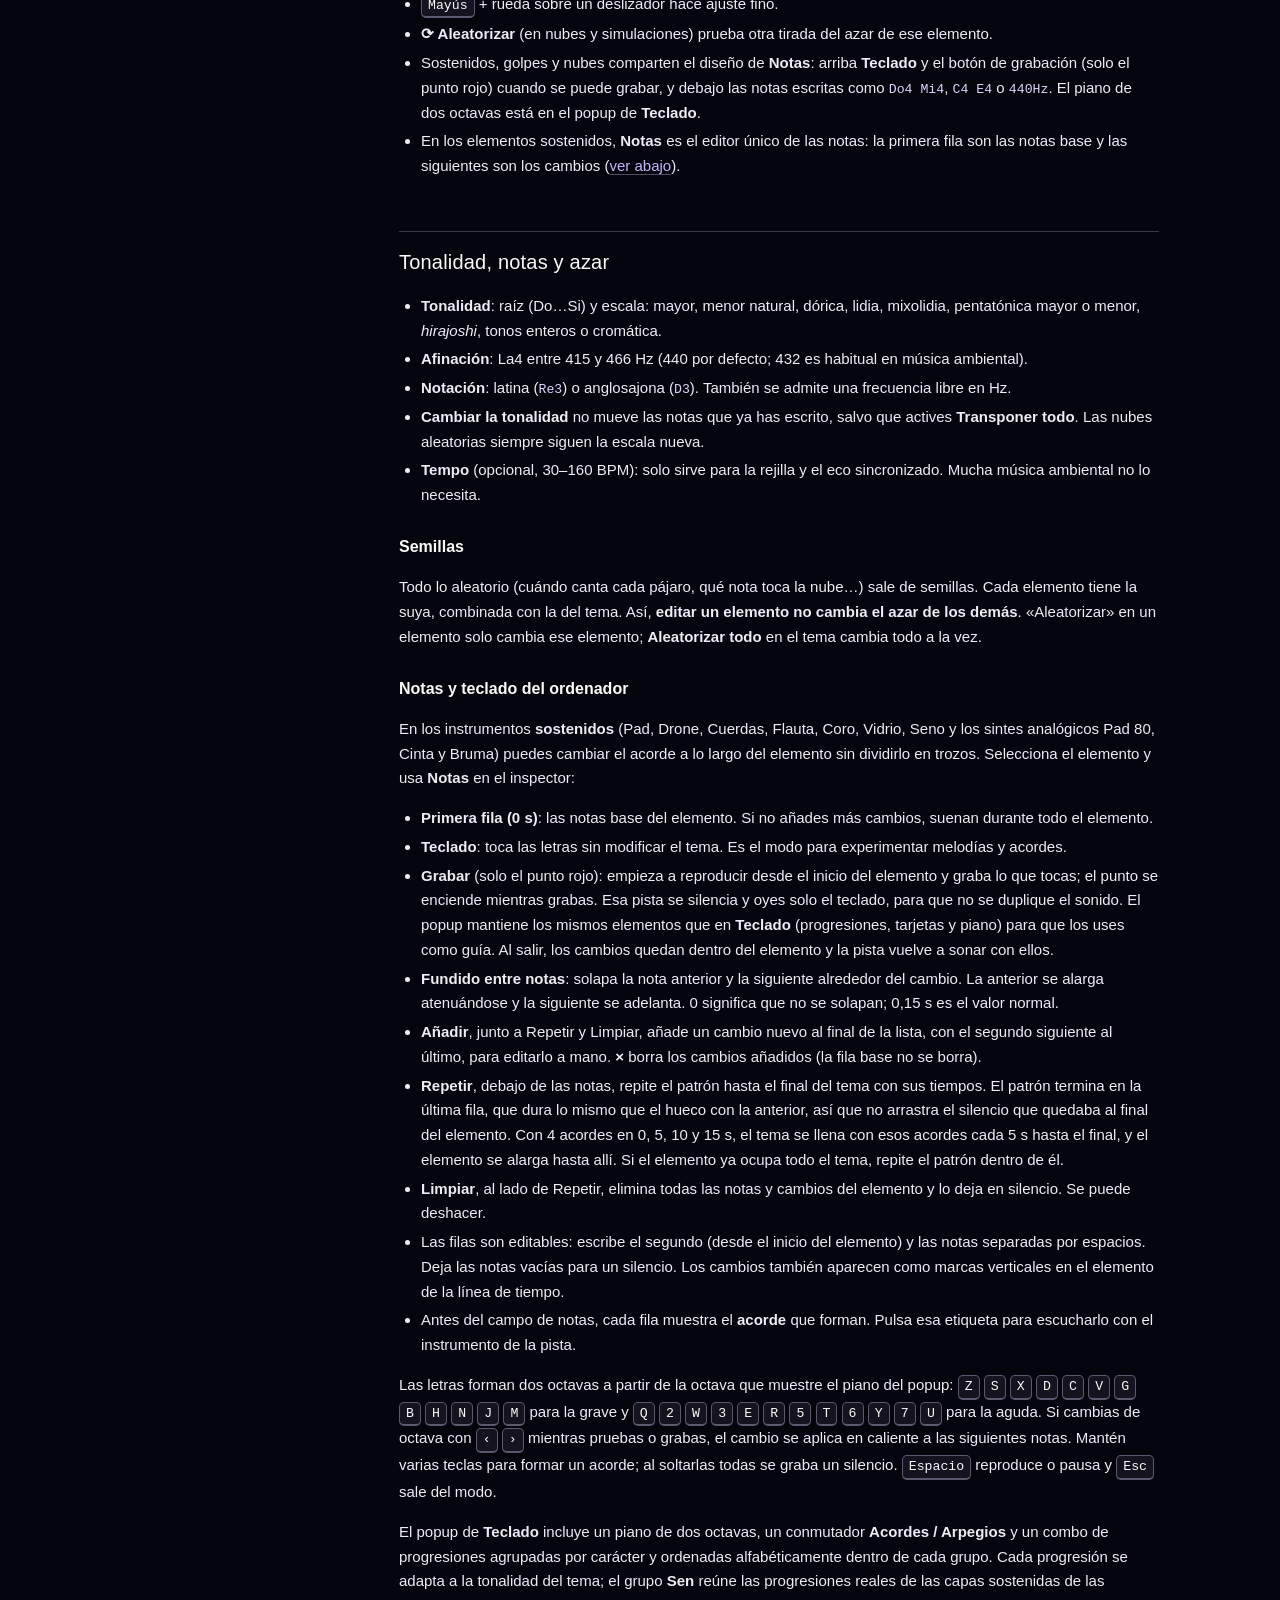
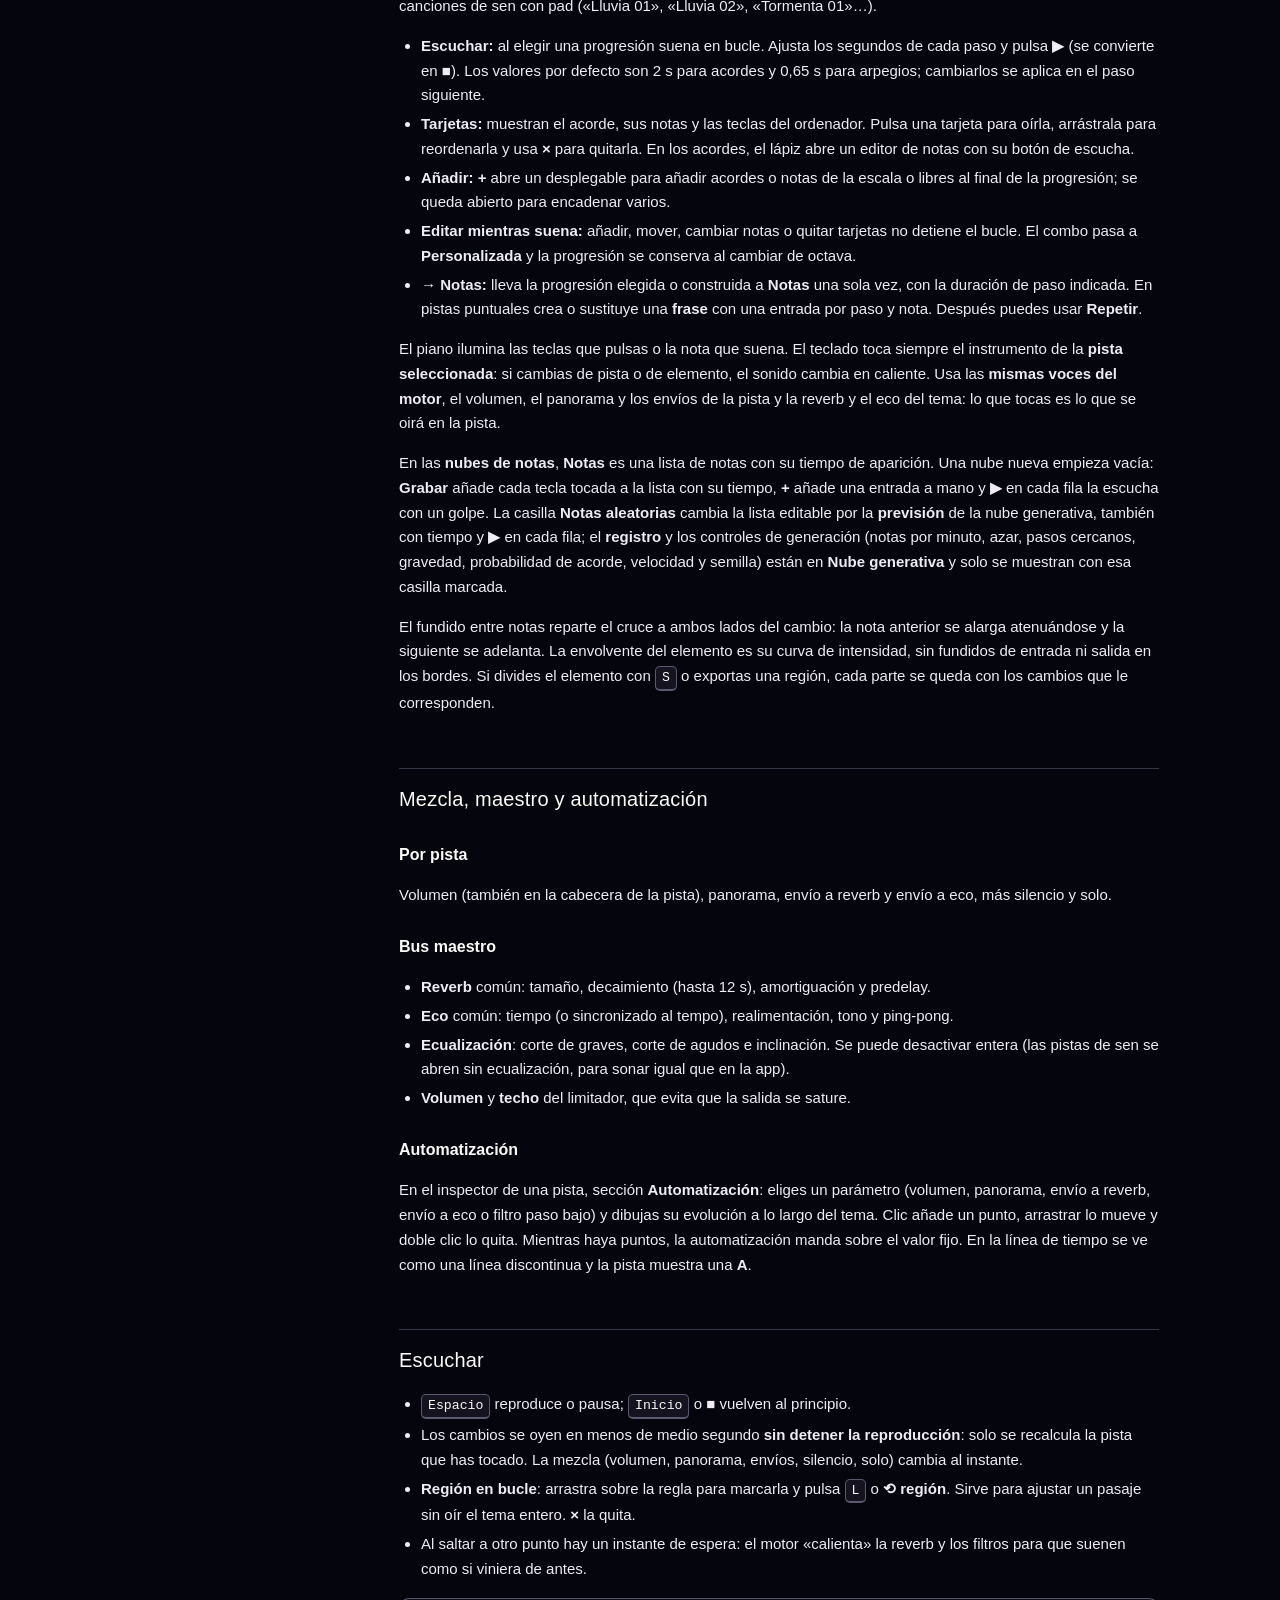
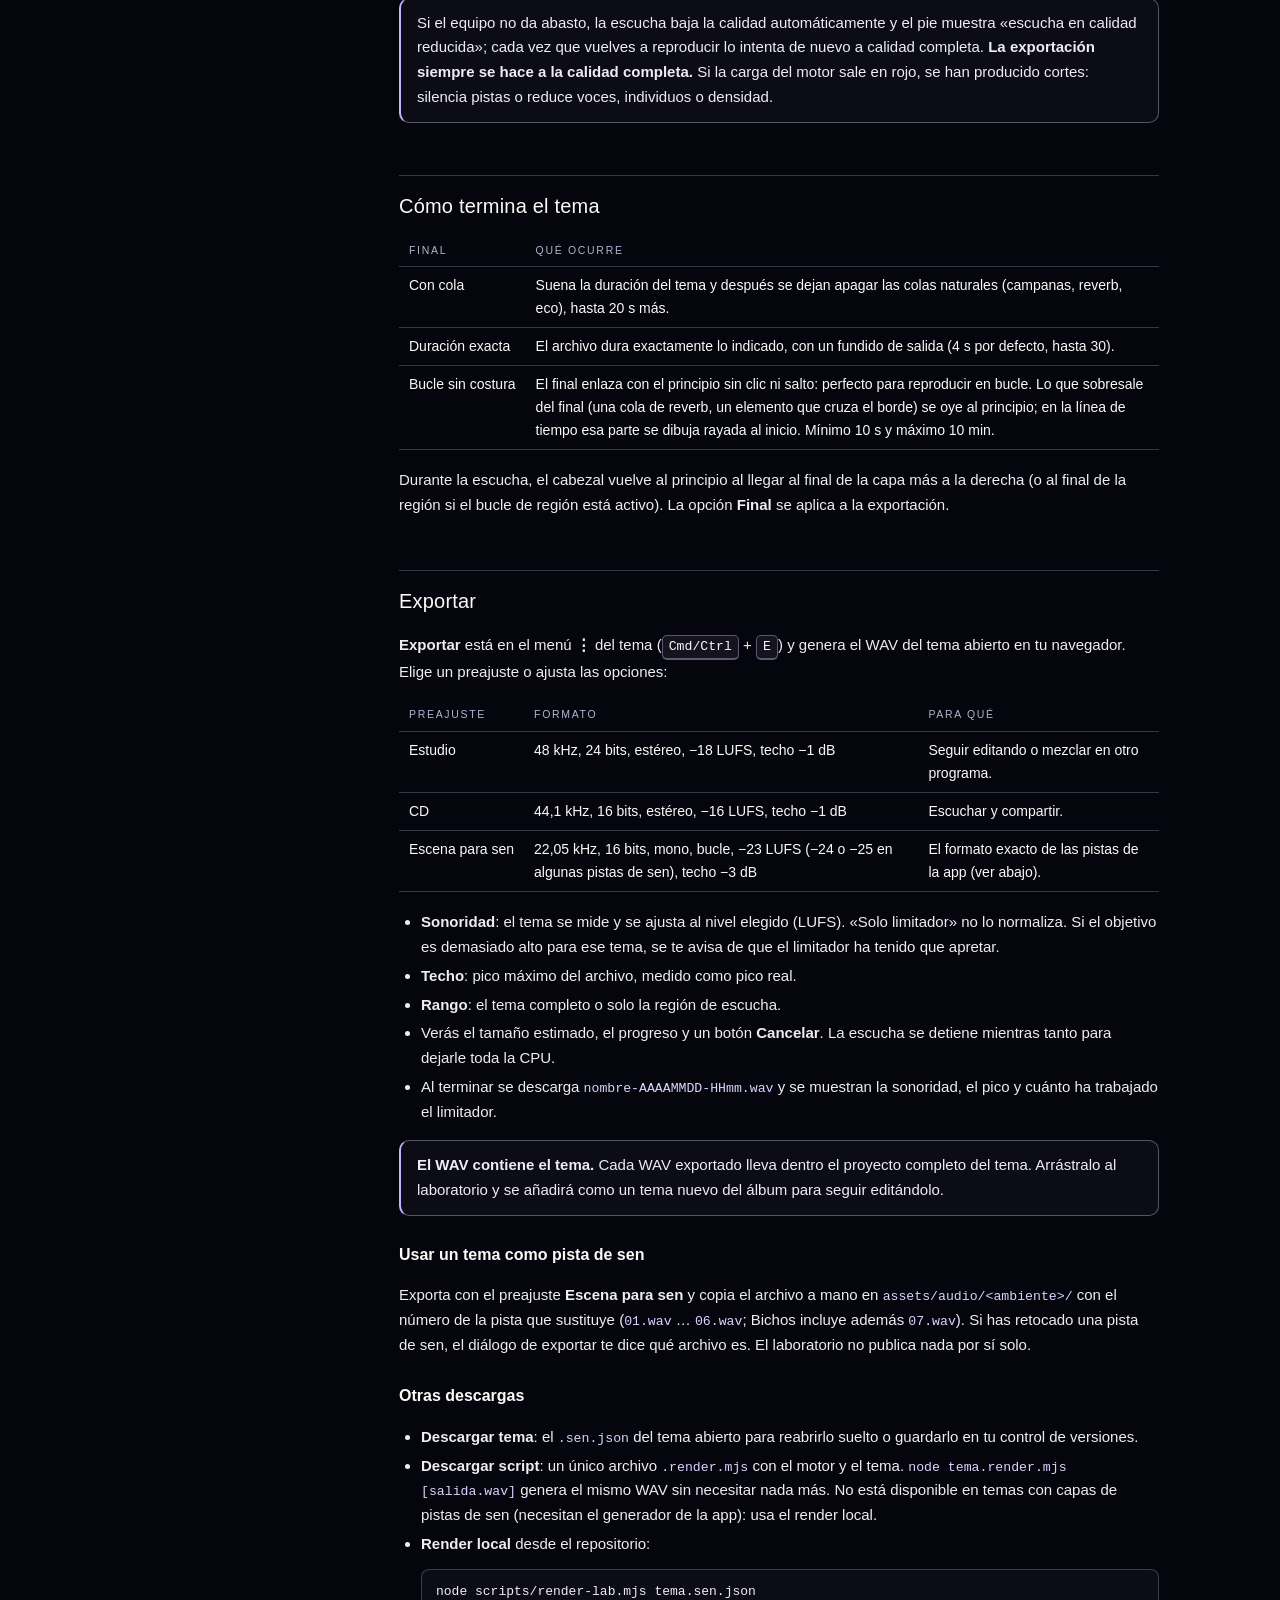
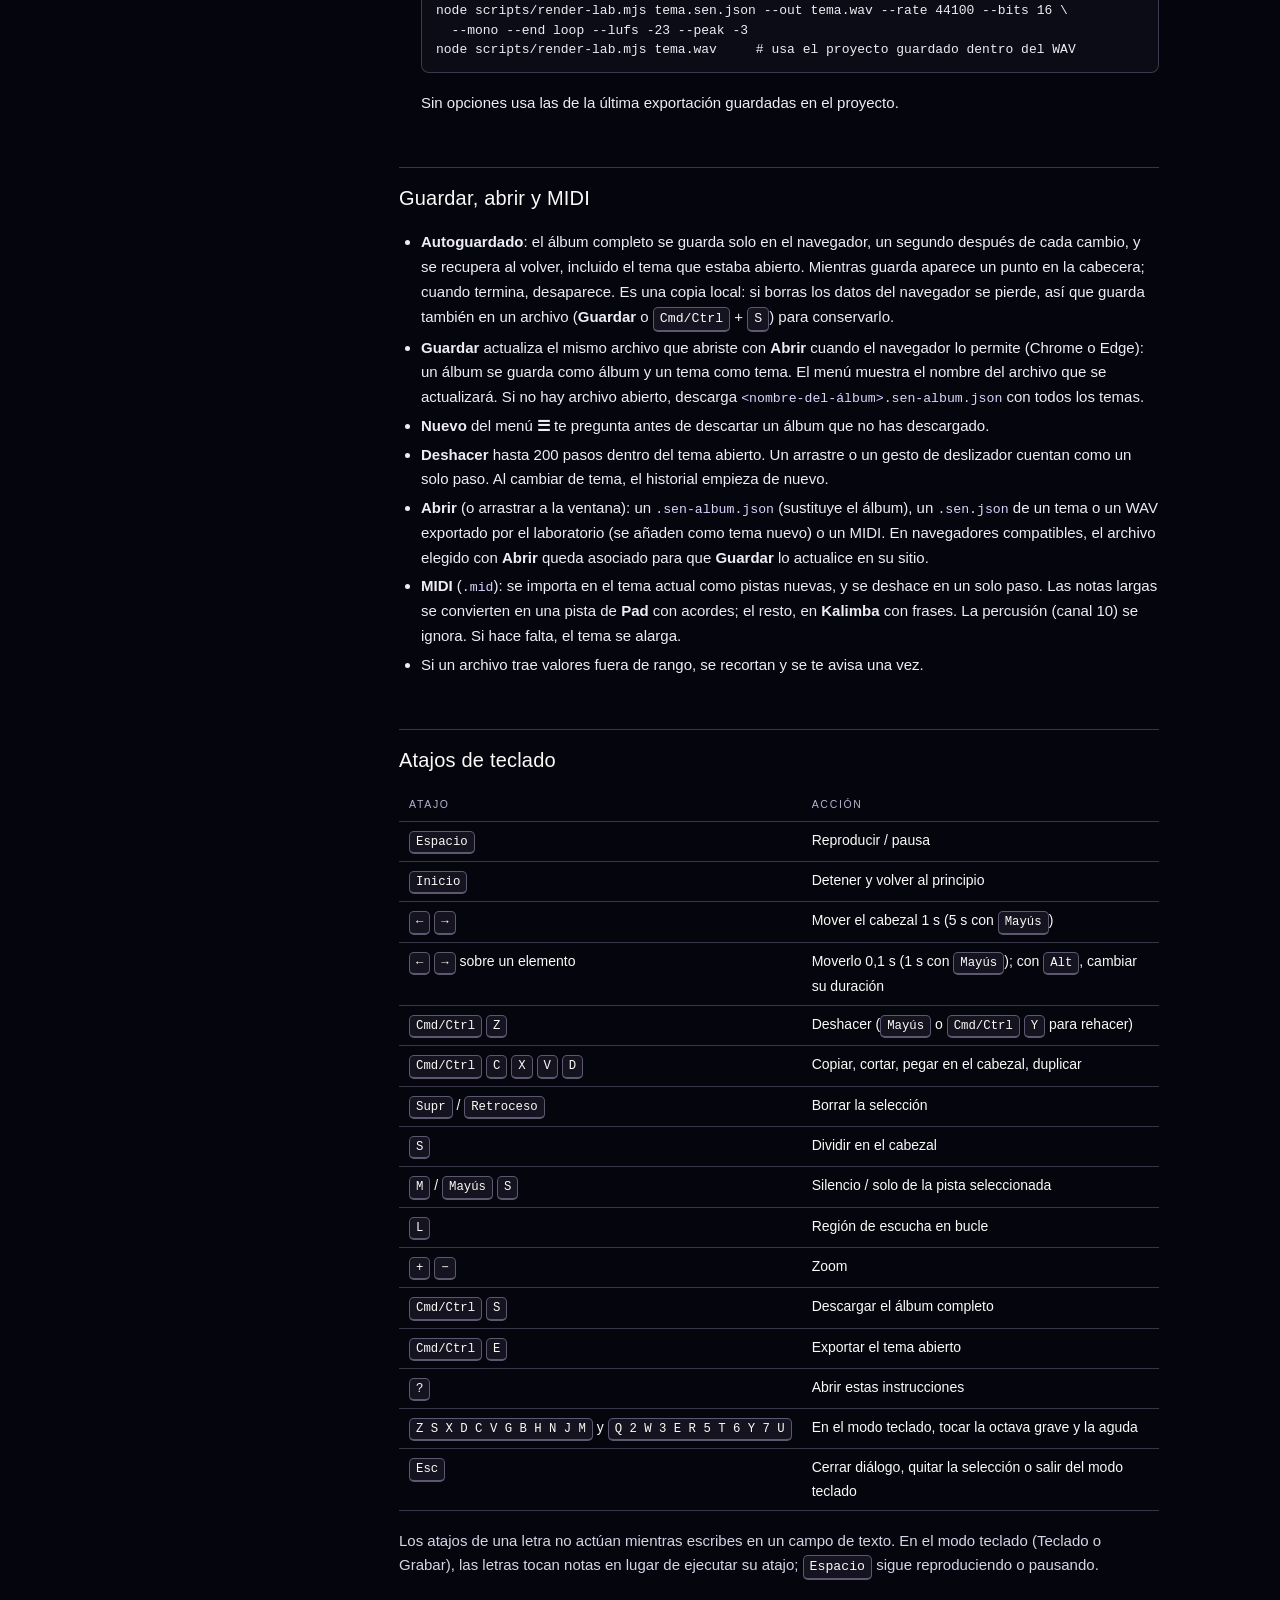
<file: lab/guia.html>
<!doctype html>
<html lang="es">
  <head>
    <meta charset="utf-8" />
    <meta name="viewport" content="width=device-width, initial-scale=1, viewport-fit=cover" />
    <meta name="color-scheme" content="dark" />
    <meta name="theme-color" content="#05050e" />
    <meta name="description" content="Instrucciones de sen lab: cómo componer, escuchar y exportar música ambiental sintética." />
    <title>sen · lab · instrucciones</title>
    <link rel="icon" href="../assets/favicon.svg" type="image/svg+xml" />
    <style>
      :root {
        --bg: #05050e;
        --panel: rgba(220, 210, 255, 0.035);
        --panel-2: rgba(220, 210, 255, 0.07);
        --line: rgba(220, 210, 255, 0.23);
        --line-2: rgba(220, 210, 255, 0.36);
        --ink: #fbfaf7;
        --muted: #d7d4e6;
        --dim: #b6b3cf;
        --accent: #c3b4ff;
        --warn: #ffbf7a;
        --iris: linear-gradient(100deg, #cdb8ff 0%, #f5f1ff 42%, #ffc9e8 64%, #b7f3ea 100%);
        color-scheme: dark;
      }
      *, *::before, *::after { box-sizing: border-box; }
      html { scroll-behavior: smooth; scroll-padding-top: 64px; }
      @media (prefers-reduced-motion: reduce) { html { scroll-behavior: auto; } }
      body {
        margin: 0;
        background:
          radial-gradient(60% 40% at 10% -6%, rgba(139, 61, 255, 0.16), transparent 70%),
          radial-gradient(50% 35% at 94% -4%, rgba(31, 182, 255, 0.08), transparent 70%),
          var(--bg);
        background-attachment: fixed;
        color: var(--ink);
        font: 15px/1.65 ui-sans-serif, -apple-system, BlinkMacSystemFont, "SF Pro Text", "Segoe UI", Roboto, "Helvetica Neue", Arial, sans-serif;
        -webkit-font-smoothing: antialiased;
      }
      a { color: var(--accent); text-decoration-color: rgba(195, 180, 255, 0.4); text-underline-offset: 3px; }
      a:hover { color: #fff; }
      ::selection { background: rgba(195, 180, 255, 0.3); color: #fff; }
      :focus-visible { outline: 1.5px solid var(--accent); outline-offset: 2px; }
      code, kbd {
        font-family: ui-monospace, "SF Mono", Menlo, monospace;
        font-size: 0.88em;
      }
      kbd {
        display: inline-block;
        min-width: 1.6em;
        padding: 0 6px;
        border: 1px solid var(--line-2);
        border-bottom-width: 2px;
        border-radius: 5px;
        background: var(--panel-2);
        color: var(--ink);
        text-align: center;
        white-space: nowrap;
      }
      code { color: #ddd3ff; }

      .bar {
        position: sticky;
        top: 0;
        z-index: 2;
        display: flex;
        align-items: center;
        gap: 16px;
        padding: 10px 20px;
        border-bottom: 1px solid var(--line);
        background: rgba(5, 5, 14, 0.8);
        backdrop-filter: blur(16px) saturate(130%);
        -webkit-backdrop-filter: blur(16px) saturate(130%);
        font-size: 13px;
      }
      .bar a { color: var(--muted); text-decoration: none; }
      .bar a:hover { color: var(--ink); }
      .bar strong {
        font-weight: 300;
        letter-spacing: 0.32em;
        text-transform: lowercase;
        background: var(--iris);
        -webkit-background-clip: text;
        background-clip: text;
        color: transparent;
      }
      .bar .spacer { flex: 1; }

      .page {
        display: grid;
        grid-template-columns: 230px minmax(0, 760px);
        gap: 48px;
        justify-content: center;
        padding: 32px 24px 96px;
      }
      nav.toc {
        position: sticky;
        top: 72px;
        align-self: start;
        max-height: calc(100vh - 96px);
        overflow: auto;
        font-size: 13px;
      }
      nav.toc ol { list-style: none; margin: 0; padding: 0; counter-reset: toc; }
      nav.toc li { counter-increment: toc; }
      nav.toc a {
        display: block;
        padding: 3px 8px;
        border-left: 2px solid var(--line);
        color: var(--muted);
        text-decoration: none;
      }
      nav.toc a::before { content: counter(toc) ". "; color: var(--dim); }
      nav.toc a { transition: color 0.16s, border-color 0.16s; }
      nav.toc a:hover { color: var(--ink); border-color: var(--accent); }

      main h1 {
        margin: 0 0 6px;
        font-size: 30px;
        font-weight: 300;
        letter-spacing: 0.04em;
      }
      .lead { margin: 0 0 28px; color: var(--muted); font-size: 16px; }
      main h2 {
        margin: 52px 0 12px;
        padding-top: 14px;
        border-top: 1px solid var(--line);
        font-size: 20px;
        font-weight: 400;
        letter-spacing: 0.01em;
      }
      main h3 { margin: 26px 0 8px; font-size: 16px; font-weight: 600; }
      main p, main li { color: #efecf4; }
      main ul, main ol { padding-left: 22px; }
      main li { margin: 4px 0; }
      .muted { color: var(--muted); }

      table {
        width: 100%;
        margin: 12px 0 18px;
        border-collapse: collapse;
        font-size: 14px;
      }
      th, td {
        padding: 7px 10px;
        border-bottom: 1px solid var(--line);
        text-align: left;
        vertical-align: top;
      }
      th { color: var(--dim); font-weight: 500; font-size: 10.5px; letter-spacing: 0.16em; text-transform: uppercase; }
      td:first-child { white-space: nowrap; }

      .note {
        margin: 16px 0;
        padding: 12px 16px;
        border: 1px solid var(--line-2);
        border-left: 2px solid var(--accent);
        border-radius: 10px;
        background: var(--panel);
      }
      .note--warn { border-left-color: var(--warn); }
      .note p { margin: 0; }

      pre {
        overflow: auto;
        margin: 12px 0 18px;
        padding: 12px 14px;
        border: 1px solid var(--line);
        border-radius: 8px;
        background: var(--panel);
        font-size: 13px;
        line-height: 1.5;
      }
      .diagram { color: #cfc6f0; }

      .steps { counter-reset: step; list-style: none; padding-left: 0; }
      .steps > li {
        counter-increment: step;
        position: relative;
        padding-left: 40px;
        margin: 12px 0;
      }
      .steps > li::before {
        content: counter(step);
        position: absolute;
        left: 0;
        top: 0;
        width: 26px;
        height: 26px;
        display: grid;
        place-items: center;
        border: 1px solid var(--line-2);
        border-radius: 50%;
        background: rgba(195, 180, 255, 0.1);
        border-color: rgba(195, 180, 255, 0.4);
        color: var(--accent);
        font-size: 12px;
        box-shadow: 0 0 12px -4px rgba(195, 180, 255, 0.6);
      }

      .cards {
        display: grid;
        grid-template-columns: repeat(auto-fill, minmax(170px, 1fr));
        gap: 10px;
        margin: 14px 0 20px;
      }
      .card {
        padding: 12px 14px;
        border: 1px solid var(--line);
        border-radius: 12px;
        background: var(--panel);
      }
      .card b { display: block; margin-bottom: 2px; font-weight: 600; }
      .card span { color: var(--muted); font-size: 13px; line-height: 1.45; display: block; }

      .top {
        display: inline-block;
        margin-top: 64px;
        color: var(--muted);
        font-size: 13px;
      }

      @media (max-width: 899px) {
        .page { grid-template-columns: minmax(0, 1fr); gap: 0; padding-top: 20px; }
        nav.toc { position: static; max-height: none; margin-bottom: 8px; }
        nav.toc ol { columns: 2; column-gap: 12px; }
        main h1 { font-size: 25px; }
        td:first-child { white-space: normal; }
      }
      @media print {
        .bar, nav.toc, .top { display: none; }
        body { background: #fff; color: #000; }
        .page { display: block; }
      }
    </style>
  </head>
  <body>
    <header class="bar">
      <a href="../">← volver al laboratorio</a>
      <span class="spacer"></span>
      <strong>sen · lab · instrucciones</strong>
    </header>

    <div class="page">
      <nav class="toc" aria-label="Índice">
        <ol>
          <li><a href="#que-es">Qué es</a></li>
          <li><a href="#primeros-pasos">Primeros pasos</a></li>
          <li><a href="#pistas-sen">Canciones de sen por capas</a></li>
          <li><a href="#pantalla">La pantalla</a></li>
          <li><a href="#albumes">Álbumes y temas</a></li>
          <li><a href="#conceptos">Temas, pistas y elementos</a></li>
          <li><a href="#instrumentos">Instrumentos</a></li>
          <li><a href="#editar">Editar en la línea de tiempo</a></li>
          <li><a href="#inspector">El inspector</a></li>
          <li><a href="#tono">Tonalidad, notas y azar</a></li>
          <li><a href="#cambios-de-nota">Notas y teclado</a></li>
          <li><a href="#mezcla">Mezcla, maestro y automatización</a></li>
          <li><a href="#escuchar">Escuchar</a></li>
          <li><a href="#final">Cómo termina el tema</a></li>
          <li><a href="#exportar">Exportar</a></li>
          <li><a href="#archivos">Guardar, abrir y MIDI</a></li>
          <li><a href="#atajos">Atajos de teclado</a></li>
          <li><a href="#compacto">Pantallas pequeñas</a></li>
          <li><a href="#por-dentro">Cómo funciona por dentro</a></li>
          <li><a href="#limites">Límites</a></li>
          <li><a href="#problemas">Problemas frecuentes</a></li>
        </ol>
      </nav>

      <main>
        <h1>Instrucciones del laboratorio</h1>
        <p class="lead">Cómo componer música ambiental sintética en <b>sen lab</b>, escucharla mientras la editas y descargarla como WAV.</p>

        <!-- ------------------------------------------------------------ -->
        <h2 id="que-es">Qué es</h2>
        <p>El laboratorio es un editor para crear desde cero temas de música ambiental: notas largas (pads, drones), notas sueltas (campanas, kalimba), ruidos con movimiento y simulaciones de naturaleza (grillos, pájaros, lluvia, arroyo, fuego…). Colocas esos sonidos en una línea de tiempo, los oyes en directo y, cuando te guste, exportas un archivo WAV.</p>
        <ul>
          <li><b>Todo ocurre en tu navegador.</b> No hay servidor ni cuenta y nada sale de tu equipo. Todo el sonido se sintetiza; no se usan grabaciones.</li>
          <li><b>Lo que oyes es lo que exportas.</b> El mismo motor genera la escucha y el WAV.</li>
          <li><b>Es reproducible.</b> El mismo proyecto da siempre el mismo audio, así que puedes volver a generarlo cuando quieras.</li>
        </ul>
        <div class="note">
          <p><b>Requisitos:</b> un navegador de escritorio reciente (Chrome o Edge 98+, Firefox 114+, Safari 15.4+), abierto desde HTTPS o <code>localhost</code>. Si falta algo, el laboratorio te dice qué y no arranca.</p>
        </div>

        <!-- ------------------------------------------------------------ -->
        <h2 id="primeros-pasos">Primeros pasos</h2>
        <p>El laboratorio arranca con un <b>álbum vacío</b>, «Álbum sin título», que contiene un único tema de <b>1 minuto</b>, «Tema 1». <b>Nuevo</b> en la cabecera añade un tema al álbum; <b>Nuevo</b> en el menú <b>☰</b> crea un álbum completo nuevo con su tema inicial. Si quieres partir de una canción, abre <b>Plantillas</b> en la biblioteca: están las 84 canciones de sen, nombradas «Ambiente NN» («Bosque 01», «Fuego 02»…) y con el nombre del archivo debajo («01.wav», «02.wav»…), y se añaden como un tema nuevo separado en capas (ver <a href="#pistas-sen">más abajo</a>). Todo se puede cambiar después.</p>
        <div class="cards">
          <div class="card"><b>Vacío</b><span>1 minuto, Do mayor, sin pistas.</span></div>
          <div class="card"><b>Bosque 01</b><span>01.wav</span></div>
          <div class="card"><b>Fuego 02</b><span>02.wav</span></div>
          <div class="card"><b>Noche 02</b><span>02.wav</span></div>
          <div class="card"><b>Espacio 01</b><span>01.wav</span></div>
        </div>
        <p>Pulsa <kbd>Espacio</kbd> para escuchar. Para aprender, lo más rápido es abrir una canción y tocar sus controles mientras suena.</p>

        <h3>Un tema en seis pasos</h3>
        <ol class="steps">
          <li>El tema ya empieza vacío. Sin nada seleccionado, el inspector (derecha) muestra el tema: pon la tonalidad en <b>Re</b>, escala <b>pentatónica mayor</b>.</li>
          <li>Añade <b>Drone</b> desde la biblioteca: ocupa el tema entero, de 0:00 a 1:00. En el inspector, deja las notas <code>Re2</code> y <code>La2</code> y dibuja en la curva de intensidad una entrada lenta.</li>
          <li>Añade <b>Campana</b>: se crea una <b>nube de notas</b> vacía de 1 minuto. Marca <b>Notas aleatorias</b> y ponle 6 notas por minuto, registro <code>Re4</code>–<code>Re6</code> y «pasos cercanos» en 0,7.</li>
          <li>Añade <b>Grillos</b>, elige la curva <b>crece</b> y sube la <b>distancia</b> a 0,6.</li>
          <li>Arrastra sobre la regla de 0:20 a 1:00 para marcar una región, pulsa <kbd>L</kbd> y ajusta mientras se repite.</li>
          <li><b>Exportar</b> → preajuste <b>Estudio</b>, final <b>bucle sin costura</b> → <b>Exportar WAV</b>.</li>
        </ol>

        <!-- ------------------------------------------------------------ -->
        <h2 id="pistas-sen">Canciones de sen por capas</h2>
        <p>Cualquiera de las pistas que suenan en la app (las seis de cada ambiente, bucles de 60 s) se puede abrir en el laboratorio <b>separada en sus capas</b>: lluvia, pájaros, pad, melodía… Cada capa es una pista del laboratorio a 0 dB, así que, sin tocar nada, el tema suena exactamente como en la app.</p>
        <ol class="steps">
          <li>En la biblioteca, abre <b>Plantillas</b> y elige una canción de sen. Tarda unos segundos en calcular las capas.</li>
          <li>Ajusta el <b>volumen de cada capa con el deslizador de su cabecera</b> (doble clic lo devuelve a 0 dB). Por ejemplo, baja el «Pad» 6 dB. También puedes eliminar la capa con el icono de papelera, silenciarla (<b>M</b>), escuchar una sola (<b>S</b>), moverla en el estéreo, ajustar su curva de intensidad, automatizarla o añadir instrumentos nuevos encima.</li>
          <li><b>Exportar</b> ya trae el preajuste <b>Escena para sen</b> y la sonoridad de la pista. Descarga el WAV y sustituye con él el archivo que indica el diálogo (por ejemplo <code>assets/audio/bosque/03.wav</code>).</li>
        </ol>
        <ul>
          <li>El timbre de una capa no se puede editar: es el sonido tal como lo genera la app. Si divides un elemento de una capa, la segunda parte sigue el audio donde iba.</li>
          <li>La música de las pistas de sen está mezclada baja a propósito (el paisaje manda; en el Cuento, al revés). Si la quieres más presente, sube sus capas.</li>
          <li>El proyecto guarda <i>de qué pista viene</i> cada capa, no el audio: al abrirlo otra vez se recalcula. El script autónomo no puede hacerlo; para renderizarlo fuera del navegador usa <code>node scripts/render-lab.mjs</code>.</li>
        </ul>

        <!-- ------------------------------------------------------------ -->
        <h2 id="pantalla">La pantalla</h2>
<pre class="diagram" aria-hidden="true">┌───────────────────────────────────────────────────────────────────┐
│ ← sen  Álbum  Tema  ‹ 1/3 ›  + Nuevo  ⋮   guardado  ? ↶ ↷ ☰       │  cabecera
├───────────────────────────────────────────────────────────────────┤
│ ▶ ■  00:12,4 / 01:00   ⟲ región   rejilla   − +   vol             │  transporte
├──────────┬─────────────────────────────────────────┬──────────────┤
│Biblioteca│ 0:00          0:30          1:00        │  Inspector   │
│          │ Pad     █████ Re3 La3 █████████         │  (tema,      │
│          │ Campana   · · ░░ nube ░░ ·  ·           │   pista o    │
│          │ Grillos       ▒▒▒ crece ▒▒▒▒▒▒          │   elemento)  │
├──────────┴─────────────────────────────────────────┴──────────────┤
│ nivel ▮▮▮▯  −18 LUFS · pico −2,1 · motor 18 % · Re pentatónica    │  pie
└───────────────────────────────────────────────────────────────────┘</pre>
        <table>
          <tr><th>Zona</th><th>Para qué sirve</th></tr>
          <tr><td>Cabecera</td><td>Volver a sen, el orbe de color que abre los ambientes (<code>/music/</code>), <b>nombre del álbum</b>, <b>nombre del tema abierto</b>, navegación entre temas (‹, selector y ›), <b>+ Nuevo</b> para añadir un tema, el menú <b>⋮</b> del tema (<b>Eliminar</b> y <b>Exportar</b>), un punto mientras se autoguarda, estas instrucciones (<b>?</b>), deshacer y rehacer y el menú <b>☰</b>, que reúne <b>Nuevo</b> (álbum nuevo), <b>Abrir</b> (álbum, tema <code>.json</code>, WAV o MIDI), <b>Guardar</b> (actualiza el archivo abierto o descarga el álbum <code>.sen-album.json</code>) y <b>Pantalla completa</b>.</td></tr>
          <tr><td>Transporte</td><td>Reproducir/pausa, detener (vuelve al inicio), posición, región en bucle, rejilla de ajuste, zoom y volumen de escucha. El volumen no afecta a lo que exportas.</td></tr>
          <tr><td>Biblioteca</td><td>Instrumentos agrupados por gesto (<b>Sostenidos</b>, <b>Puntuales</b>, <b>Texturas</b> y <b>Naturaleza</b>) y, dentro, por timbre, y <b>Plantillas</b>. Cada sección y subsección se pliega con su título y empieza plegada. El botón <b>▶</b> hace sonar una muestra de 3 s sin añadir nada.</td></tr>
          <tr><td>Línea de tiempo</td><td>Una fila por pista con su cabecera (nombre, color, eliminar, silencio <b>M</b>, solo <b>S</b>, <b>volumen</b>, medidor y una <b>A</b> si tiene automatización) y sus elementos. Cada elemento dibuja su curva de intensidad y una forma de onda resumida; los tonos con cambios muestran cada acorde centrado sobre el tramo en el que suena. La fila <b>Maestro</b> incluye la línea para estirar la duración del tema.</td></tr>
          <tr><td>Inspector</td><td>Los controles de lo que tengas seleccionado: el tema (sin selección), una pista, un elemento o el bus maestro.</td></tr>
          <tr><td>Pie</td><td>Medidor de salida, sonoridad a corto plazo (LUFS), pico, carga del motor, tonalidad y tempo. Aquí aparecen también los avisos.</td></tr>
        </table>

        <!-- ------------------------------------------------------------ -->
        <h2 id="albumes">Álbumes y temas</h2>
        <p>Un <b>álbum</b> es un conjunto ordenado de temas y tiene nombre propio. Siempre contiene al menos un tema. El álbum se guarda completo en un archivo <code>.sen-album.json</code>; cada tema dentro conserva su propio proyecto <code>sen-lab/3</code>, con sus pistas, mezcla y exportación.</p>
        <ul>
          <li><b>Dos nombres en la cabecera:</b> el primero es el título del álbum y el segundo, el nombre del tema abierto. Ambos se editan en el sitio.</li>
          <li><b>Navegación:</b> las flechas ‹ y › cambian de tema; el selector central muestra «posición/total · nombre» y permite saltar a cualquiera. La navegación es circular.</li>
          <li><b>+ Nuevo</b> añade un tema vacío al final del álbum y lo abre. El botón está siempre visible en la cabecera.</li>
          <li><b>⋮</b> abre las acciones del tema: <b>Eliminar</b> (pide confirmación y queda desactivado si es el único tema) y <b>Exportar</b> (abre el diálogo de exportación del tema abierto).</li>
          <li><b>Guardar</b>, en el menú <b>☰</b>, descarga el álbum completo. <b>Nuevo</b>, también en <b>☰</b>, crea un álbum nuevo con su tema inicial, preguntando antes si el actual no se ha descargado.</li>
          <li><b>Pantalla completa</b> oculta la interfaz del navegador. Al volver a abrir el menú, la opción permite salir del modo.</li>
          <li><b>Abrir</b> distingue un álbum de un tema suelto. Un <code>.sen-album.json</code> sustituye el álbum completo; un tema <code>.sen.json</code> o un WAV se añaden como tema nuevo al álbum actual. Las plantillas de la biblioteca también se añaden como tema nuevo.</li>
          <li><b>Autoguardado:</b> el álbum completo, incluido el tema abierto y su posición, se guarda solo en el navegador un segundo después de cada cambio. El punto de la cabecera indica que está guardando.</li>
        </ul>

        <!-- ------------------------------------------------------------ -->
        <h2 id="conceptos">Temas, pistas y elementos</h2>
        <p>Hay tres niveles:</p>
        <ul>
          <li><b>Tema</b>: el proyecto completo. Tiene nombre, duración (1 minuto por defecto), forma de terminar, tonalidad, afinación, tempo opcional, una semilla de azar, las pistas y el bus maestro.</li>
          <li><b>Pista = instrumento.</b> Cada pista es un único instrumento con su timbre (sus parámetros) y su mezcla (volumen, panorama, envíos a reverb y eco, silencio y solo). El timbre se ajusta una vez por pista.</li>
          <li><b>Elemento</b>: un bloque en la pista que dice <i>cuándo</i> y <i>qué</i> suena. Tiene inicio, duración, nivel, curva de intensidad y su contenido (notas, densidad…). Los elementos pueden solaparse: se suman.</li>
        </ul>

        <h3>Familias y tipos de elemento</h3>
        <table>
          <tr><th>Familia</th><th>Qué es</th><th>Elementos</th></tr>
          <tr><td>Sostenidos</td><td>Pad, drone, cuerdas, arpa eólica, flauta suave, coro, cuenco tibetano frotado, vidrio, seno, theremin, pad 80, cinta y bruma: tonos que duran lo que dura el elemento.</td><td><b>Tono</b></td></tr>
          <tr><td>Puntuales</td><td>Campana, cuenco tibetano, kalimba, caja de música, celesta, marimba, vibráfono, piano de fieltro, handpan, tambor de lengüeta, steel drum, arpa, guitarra de nailon, ukelele, banjo, slide hawaiana, cuerda pulsada, piano FM, campana FM, piano de cinta, cristal y metal: golpes que decaen solos.</td><td><b>Nube</b>, <b>golpe</b>, <b>frase</b></td></tr>
          <tr><td>Texturas</td><td>Ruido de color filtrado y con movimiento, más la textura granular de palo de agua: aire, rumor, oleaje abstracto.</td><td><b>Tramo</b></td></tr>
          <tr><td>Naturaleza</td><td>Naturaleza generada al azar: grillos, cigarras, pájaros, gotas, lluvia (normal o lejana), arroyo, olas, fuego, campanillas.</td><td><b>Tramo</b></td></tr>
          <tr><td>Capas de pistas de sen</td><td>Una capa de una canción de la app, tal como suena allí. Solo aparecen al abrir una canción de sen desde las <a href="#pistas-sen">plantillas</a>.</td><td><b>Capa de audio</b></td></tr>
        </table>
        <ul>
          <li><b>Tono</b>: de 1 a 8 notas a la vez (nota, acorde o cluster). La intensidad empieza y termina al máximo; la curva dibuja el ataque y la relajación, y lo que ves es lo que suena.</li>
          <li><b>Golpe</b>: una nota en un instante. Su cola se dibuja rayada.</li>
          <li><b>Frase</b>: un patrón corto de golpes que se repite hasta llenar el elemento. Se edita en una mini rejilla (piano roll) y en una lista de entradas (tiempo + notas) en el inspector.</li>
          <li><b>Nube de notas</b>: es el tipo por defecto de las notas puntuales. Una nube nueva empieza vacía, en modo de <b>notas propias</b>: cada fila es una nota con su tiempo y se puede escuchar con un golpe. <b>Grabar</b> añade las teclas que toques a esa lista. La casilla <b>Notas aleatorias</b> cambia a una previsión generada, también en forma de lista con tiempo y escucha por fila; sus controles son:
            <ul>
              <li><b>densidad</b>: notas por minuto (1–120);</li>
              <li><b>ritmo</b>: de regular (0) a totalmente aleatorio (1);</li>
              <li><b>pasos cercanos</b>: de saltos libres (0) a moverse por grados vecinos (1);</li>
              <li><b>gravedad</b>: preferencia por la tónica y la quinta;</li>
              <li><b>acordes</b>: probabilidad de que caigan 2–3 notas juntas;</li>
              <li><b>velocidad</b>: rango de intensidad de los golpes.</li>
            </ul>
            Con el selector <b>Tipo</b> puedes convertirla en golpe o frase.
          </li>
          <li><b>Tramo</b> (ruidos y simulaciones): un periodo de actividad. En las simulaciones también define la <b>densidad</b> de la actividad (0–1).</li>
          <li><b>Capa de audio</b>: un trozo de una capa de pista de sen, que se repite en bucle. Tiene inicio, duración, nivel, curva y el punto de la capa en el que empieza.</li>
        </ul>

        <h3>Curvas de intensidad</h3>
        <p>Todo elemento con duración tiene una curva que modula su intensidad a lo largo del tiempo: <b>plana</b>, <b>crece</b>, <b>decrece</b>, <b>respira</b> (sube y baja una vez), <b>olas</b> (varios ciclos), <b>olas suaves</b> (el mismo patrón con picos más bajos y valles más altos) o una curva propia dibujada a mano. En tonos, frases y ruidos cambia el nivel; en nubes y simulaciones cambia sobre todo la densidad (cuántas cosas pasan). La intensidad no lleva fundidos de entrada ni salida aparte: si quieres que aparezca o desaparezca poco a poco, dibuja la curva.</p>

        <!-- ------------------------------------------------------------ -->
        <h2 id="instrumentos">Instrumentos</h2>
        <p>Todos los parámetros tienen un valor por defecto que ya suena bien. Doble clic en un control lo devuelve a ese valor.</p>

        <h3>Sostenidos</h3>
        <table>
          <tr><td>Pad</td><td>Armónicos suaves con varias voces ligeramente desafinadas.</td></tr>
          <tr><td>Drone</td><td>Pocas parciales graves con batidos lentos y subgrave opcional.</td></tr>
          <tr><td>Cuerdas</td><td>Sección de cuerdas con filtro lento y vibrato suave.</td></tr>
          <tr><td>Arpa eólica</td><td>Cuerdas que toca el viento: sus armónicos aparecen y se apagan solos, lentos y etéreos. <b>Actividad del viento</b> decide lo rápido que cambian; <b>Aire</b> añade el soplo. Muy buena para playas, noches y espacio.</td></tr>
          <tr><td>Flauta suave</td><td>Voz casi senoidal con un poco de soplo y vibrato, como una flauta de madera lejana. Pensada para melodías: cada elemento es una nota (por defecto, 2 s).</td></tr>
          <tr><td>Coro</td><td>Voces con formantes que van de «a» a «o» y «u». Suena parecido de fuerte en todos los registros.</td></tr>
          <tr><td>Cuenco tibetano</td><td>El cuenco frotado con la maza: el canto crece despacio, bate y gira a tu alrededor. <b>Batido</b>, <b>Giro de la maza</b> y <b>Roce</b> ajustan el carácter. Dibuja una curva de entrada larga si quieres que aparezca poco a poco.</td></tr>
          <tr><td>Vidrio</td><td>Parciales inarmónicos sostenidos, brillo frío.</td></tr>
          <tr><td>Seno</td><td>Una sinusoide pura: graves y tonos de prueba.</td></tr>
          <tr><td>Theremin</td><td>Voz electrónica casi senoidal, el sonido clásico del espacio y la ciencia ficción. Pensado para melodías: con cambios de nota (o tocando con el teclado), cada nota llega deslizándose desde la anterior; <b>Portamento</b> decide cuánto tarda. El vibrato entra poco a poco al sostener.</td></tr>
          <tr><td>Pad 80</td><td>Pad analógico de los ochenta: pulso y sierra desafinados, amplitud estéreo y filtro lento.</td></tr>
          <tr><td>Cinta</td><td>Pad cálido de cinta magnética: triángulo redondo, voces anchas, deriva lenta y fondo oscuro. Profundo y nostálgico, con el movimiento suave de una grabación antigua.</td></tr>
          <tr><td>Bruma</td><td>Pad profundo y neblinoso: pulso hueco, muchas voces, filtro bajo y movimientos muy lentos que van revelando matices mientras se sostiene.</td></tr>
        </table>
        <p class="muted">Controles comunes: parciales, caída de armónicos, voces, desafinación, deriva lenta, filtro, vibrato, trémolo, barrido de filtro y ancho estéreo. Los sintes analógicos (Pad 80, Cinta y Bruma) añaden forma de onda (sierra, pulso, cuadrada o triángulo), ancho de pulso, envolvente de filtro (octavas y caída) y subgrave. La flauta tiene solo vibrato, deriva, soplo, filtro, trémolo y ancho.</p>

        <h3>Puntuales</h3>
        <table>
          <tr><td>Campana</td><td>Parciales de campana y golpe metálico.</td></tr>
          <tr><td>Cuenco tibetano</td><td>El cuenco golpeado con la maza: parciales inarmónicos en pares que baten de verdad y giran en estéreo, con una cola muy larga.</td></tr>
          <tr><td>Kalimba</td><td>Lengüeta con ataque blando y cuerpo de madera.</td></tr>
          <tr><td>Caja de música</td><td>Púa metálica brillante y corta.</td></tr>
          <tr><td>Celesta</td><td>Láminas metálicas suaves con resonador.</td></tr>
          <tr><td>Marimba</td><td>Láminas de madera con resonador tubular.</td></tr>
          <tr><td>Vibráfono</td><td>Láminas de metal con baqueta blanda y el motor que hace ondular el sonido (trémolo ajustable).</td></tr>
          <tr><td>Piano de fieltro</td><td>Piano íntimo con martillo blando: golpe suave y una cola larga.</td></tr>
          <tr><td>Handpan</td><td>Tambor de acero tocado con la mano: nota redonda con su octava y su quinta, cola larga y un batido suave. Ideal en nubes lentas.</td></tr>
          <tr><td>Tambor de lengüeta</td><td>Tambor de acero con lengüetas (tongue drum): nota pura y redonda con la resonancia grave de la caja. Muy de meditación; prueba una escala pentatónica.</td></tr>
          <tr><td>Steel drum</td><td>Tambor metálico del Caribe: brillante y cantarín. Para islas tropicales.</td></tr>
          <tr><td>Arpa</td><td>Cuerda larga y redonda, con la resonancia de la tabla.</td></tr>
          <tr><td>Guitarra de nailon</td><td>Cuerda cálida y más corta, con el «toc» de la caja; buena para arpegios.</td></tr>
          <tr><td>Ukelele</td><td>Cuerdas cortas y caja pequeña: pulsación clara y alegre. Prueba una nube con probabilidad de acorde alta para rasgueos.</td></tr>
          <tr><td>Banjo</td><td>Cuerdas de acero cortas y brillantes sobre un parche de resonador: pulsación seca y chispeante, con mucha madera. Ideal para arpegios rápidos y nubes con acordes.</td></tr>
          <tr><td>Slide hawaiana</td><td>Guitarra de acero tocada con barra: cada nota entra deslizándose desde abajo y canta con vibrato. <b>Deslizamiento</b> (semitonos) y <b>Tiempo del deslizamiento</b> controlan la entrada; <b>Vibrato</b> y su velocidad, el final.</td></tr>
          <tr><td>Cuerda pulsada</td><td>Entre arpa y guitarra suave (otro modelo, más sencillo).</td></tr>
          <tr><td>Piano FM</td><td>FM de dos operadores: campana metálica y cuerpo cálido de piano eléctrico.</td></tr>
          <tr><td>Campana FM</td><td>FM de dos operadores con parciales metálicos y cola larga.</td></tr>
          <tr><td>Piano de cinta</td><td>Piano eléctrico de los ochenta: ataque suave, cuerpo cálido y una ondulación de cinta lenta. Añade <b>desafinación</b>, <b>ondulación</b> y su velocidad.</td></tr>
          <tr><td>Cristal</td><td>Cristal digital de FM: brillo de campana, cola larga y un coro tenue que se abre en estéreo.</td></tr>
          <tr><td>Metal</td><td>Golpe metálico con armónicos duros, caída media y desafinación ancha: un sintetizador con carácter de cinta.</td></tr>
        </table>
        <p class="muted">Controles comunes: decaimiento, brillo, dureza del golpe, inarmonicidad, batido, respuesta a la velocidad y ancho estéreo. Los FM cambian inarmonicidad y batido por relación FM, profundidad FM y caída FM; los tres sintes nostálgicos añaden desafinación, ondulación de cinta y velocidad de la ondulación. La slide añade deslizamiento y vibrato.</p>

        <h3>Texturas</h3>
        <p><b>Ruido</b>, <b>Brisa</b>, <b>Marea</b>, <b>Siseo</b>, <b>Calor</b> y <b>Terciopelo</b> comparten el mismo motor suave: color (blanco, rosa o marrón), filtro y movimiento. Hay dos tipos de movimiento: <b>ráfagas</b> (cambios aleatorios suaves del nivel, del filtro o de ambos) y <b>oleaje</b> (ciclos regulares de 3–20 s que suben y bajan). <b>Palo de agua</b> es una textura granular de semillas que caen por un tubo: <b>semillas por segundo</b>, brillo, dureza, variación y ancho.</p>

        <h3>Naturaleza</h3>
        <table>
          <tr><td>Grillos</td><td>Individuos, registro, llamadas por segundo, pulsos por llamada y sincronía.</td></tr>
          <tr><td>Cigarras</td><td>Individuos, registro, duración de tandas y pausas.</td></tr>
          <tr><td>Pájaros</td><td>Especie (mirlo, petirrojo, carbonero, pinzón, cuco, tórtola, autillo, cárabo, gaviota o genérico), individuos y frases por minuto.</td></tr>
          <tr><td>Gotas</td><td>Superficie (agua, hoja, cristal, piedra), gotas por segundo y registro.</td></tr>
          <tr><td>Lluvia</td><td>Intensidad y superficie (hojas, tejado, cristal, agua, lona).</td></tr>
          <tr><td>Lluvia lejana</td><td>Rumor de fondo grave y difuso, sin gotas cercanas. Intensidad y variación.</td></tr>
          <tr><td>Arroyo</td><td>Caudal, fuentes de burbujeo y registro.</td></tr>
          <tr><td>Olas</td><td>Periodo, tamaño, espuma y guijarros.</td></tr>
          <tr><td>Fuego</td><td>Tamaño, chasquidos, estallidos y siseo.</td></tr>
          <tr><td>Campanillas</td><td>Material (metal, bambú, vidrio), número de tubos (afinados a la escala del tema) y viento.</td></tr>
        </table>
        <p>Todas las simulaciones comparten:</p>
        <ul>
          <li><b>distancia</b> (0 cerca, 1 lejos): baja el nivel, quita agudos y añade reverb a la vez;</li>
          <li><b>posición</b> en el estéreo y <b>dispersión</b> de los individuos;</li>
          <li><b>variación</b>: cuánto cambia cada evento respecto al anterior.</li>
        </ul>

        <!-- ------------------------------------------------------------ -->
        <h2 id="editar">Editar en la línea de tiempo</h2>
        <h3>Añadir</h3>
        <ul>
          <li><b>Arrastra</b> un instrumento de la biblioteca a la línea de tiempo: crea una capa desde el principio y con la duración completa del tema.</li>
          <li><b>Clic</b> en un instrumento: lo mismo, desde el principio y con la duración completa.</li>
          <li><b>Doble clic</b> en un hueco de una pista: añade otro elemento a esa pista.</li>
        </ul>
        <h3>Modificar elementos</h3>
        <ul>
          <li><b>Arrastrar</b> el elemento lo mueve y sus <b>bordes</b> cambian la duración. La intensidad empieza y termina arriba, sin fundidos de entrada ni salida; la gradualidad se edita con la <b>curva</b> del inspector.</li>
          <li><kbd>Alt</kbd> + arrastrar duplica.</li>
          <li><kbd>S</kbd> divide en el cabezal; <kbd>Supr</kbd> borra.</li>
          <li>Selección múltiple con <kbd>Mayús</kbd> + clic o dibujando un marco.</li>
          <li>Todo se ajusta a la rejilla y a los bordes de otros elementos; mantén <kbd>Mayús</kbd> mientras arrastras para moverlo libremente.</li>
          <li>Con un elemento enfocado, <kbd>←</kbd>/<kbd>→</kbd> lo mueven 0,1 s (1 s con <kbd>Mayús</kbd>) y <kbd>Alt</kbd> + <kbd>←</kbd>/<kbd>→</kbd> cambian su duración.</li>
          <li>En la fila <b>Maestro</b>, arrastra el extremo de la <b>línea de duración</b> para estirar o encoger el tema entero: los sostenidos se alargan y los puntuales se separan. Las flechas ajustan 1 s (10 s con <kbd>Mayús</kbd>).</li>
        </ul>
        <h3>Pistas</h3>
        <p>En la cabecera de cada pista: eliminar (icono de papelera), silencio (<b>M</b>), solo (<b>S</b>) y <b>volumen</b> (arrastra el deslizador; doble clic lo devuelve a su valor por defecto). Clic en el nombre selecciona la pista; en el inspector se renombra, se cambia de color, se duplica o se borra. Hasta 32 pistas.</p>
        <h3>Navegar</h3>
        <ul>
          <li>Clic en la regla: mueve el cabezal. Arrastrar en la regla: marca la región de escucha.</li>
          <li>Zoom con <b>−</b>/<b>+</b> o <kbd>Cmd/Ctrl</kbd> + rueda.</li>
          <li><b>Rejilla</b>: libre, 0,1 s, 0,25 s, 0,5 s o 1 s; si el tema tiene tempo, también pulsos y compases.</li>
        </ul>

        <!-- ------------------------------------------------------------ -->
        <h2 id="inspector">El inspector</h2>
        <p>Cambia según lo que hayas seleccionado:</p>
        <ul>
          <li><b>Sin selección</b>, con <kbd>Esc</kbd> o con el botón <b>Tema</b> del transporte: el tema. Duración, final, tonalidad, afinación, tempo, semilla, notación de las notas y el bus maestro.</li>
          <li><b>Una pista</b>: instrumento, timbre, mezcla y automatización.</li>
          <li><b>Un elemento</b>: su contenido (notas, nube, frase o densidad) y la curva de intensidad. Empieza y termina al máximo, sin entradas ni salidas graduales; la curva define la forma. Inicio y duración se ajustan directamente en la capa.</li>
        </ul>
        <p>Trucos de los controles:</p>
        <ul>
          <li>Cada deslizador tiene un valor numérico que puedes escribir.</li>
          <li><b>Doble clic</b> en el control o en su etiqueta devuelve el valor por defecto.</li>
          <li><kbd>Mayús</kbd> + rueda sobre un deslizador hace ajuste fino.</li>
          <li><b>⟳ Aleatorizar</b> (en nubes y simulaciones) prueba otra tirada del azar de ese elemento.</li>
          <li>Sostenidos, golpes y nubes comparten el diseño de <b>Notas</b>: arriba <b>Teclado</b> y el botón de grabación (solo el punto rojo) cuando se puede grabar, y debajo las notas escritas como <code>Do4 Mi4</code>, <code>C4 E4</code> o <code>440Hz</code>. El piano de dos octavas está en el popup de <b>Teclado</b>.</li>
          <li>En los elementos sostenidos, <b>Notas</b> es el editor único de las notas: la primera fila son las notas base y las siguientes son los cambios (<a href="#cambios-de-nota">ver abajo</a>).</li>
        </ul>

        <!-- ------------------------------------------------------------ -->
        <h2 id="tono">Tonalidad, notas y azar</h2>
        <ul>
          <li><b>Tonalidad</b>: raíz (Do…Si) y escala: mayor, menor natural, dórica, lidia, mixolidia, pentatónica mayor o menor, <i>hirajoshi</i>, tonos enteros o cromática.</li>
          <li><b>Afinación</b>: La4 entre 415 y 466 Hz (440 por defecto; 432 es habitual en música ambiental).</li>
          <li><b>Notación</b>: latina (<code>Re3</code>) o anglosajona (<code>D3</code>). También se admite una frecuencia libre en Hz.</li>
          <li><b>Cambiar la tonalidad</b> no mueve las notas que ya has escrito, salvo que actives <b>Transponer todo</b>. Las nubes aleatorias siempre siguen la escala nueva.</li>
          <li><b>Tempo</b> (opcional, 30–160 BPM): solo sirve para la rejilla y el eco sincronizado. Mucha música ambiental no lo necesita.</li>
        </ul>
        <h3>Semillas</h3>
        <p>Todo lo aleatorio (cuándo canta cada pájaro, qué nota toca la nube…) sale de semillas. Cada elemento tiene la suya, combinada con la del tema. Así, <b>editar un elemento no cambia el azar de los demás</b>. «Aleatorizar» en un elemento solo cambia ese elemento; <b>Aleatorizar todo</b> en el tema cambia todo a la vez.</p>

        <h3 id="cambios-de-nota">Notas y teclado del ordenador</h3>
        <p>En los instrumentos <b>sostenidos</b> (Pad, Drone, Cuerdas, Flauta, Coro, Vidrio, Seno y los sintes analógicos Pad 80, Cinta y Bruma) puedes cambiar el acorde a lo largo del elemento sin dividirlo en trozos. Selecciona el elemento y usa <b>Notas</b> en el inspector:</p>
        <ul>
          <li><b>Primera fila (0 s)</b>: las notas base del elemento. Si no añades más cambios, suenan durante todo el elemento.</li>
          <li><b>Teclado</b>: toca las letras sin modificar el tema. Es el modo para experimentar melodías y acordes.</li>
          <li><b>Grabar</b> (solo el punto rojo): empieza a reproducir desde el inicio del elemento y graba lo que tocas; el punto se enciende mientras grabas. Esa pista se silencia y oyes solo el teclado, para que no se duplique el sonido. El popup mantiene los mismos elementos que en <b>Teclado</b> (progresiones, tarjetas y piano) para que los uses como guía. Al salir, los cambios quedan dentro del elemento y la pista vuelve a sonar con ellos.</li>
          <li><b>Fundido entre notas</b>: solapa la nota anterior y la siguiente alrededor del cambio. La anterior se alarga atenuándose y la siguiente se adelanta. 0 significa que no se solapan; 0,15 s es el valor normal.</li>
          <li><b>Añadir</b>, junto a Repetir y Limpiar, añade un cambio nuevo al final de la lista, con el segundo siguiente al último, para editarlo a mano. <b>×</b> borra los cambios añadidos (la fila base no se borra).</li>
          <li><b>Repetir</b>, debajo de las notas, repite el patrón hasta el final del tema con sus tiempos. El patrón termina en la última fila, que dura lo mismo que el hueco con la anterior, así que no arrastra el silencio que quedaba al final del elemento. Con 4 acordes en 0, 5, 10 y 15 s, el tema se llena con esos acordes cada 5 s hasta el final, y el elemento se alarga hasta allí. Si el elemento ya ocupa todo el tema, repite el patrón dentro de él.</li>
          <li><b>Limpiar</b>, al lado de Repetir, elimina todas las notas y cambios del elemento y lo deja en silencio. Se puede deshacer.</li>
          <li>Las filas son editables: escribe el segundo (desde el inicio del elemento) y las notas separadas por espacios. Deja las notas vacías para un silencio. Los cambios también aparecen como marcas verticales en el elemento de la línea de tiempo.</li>
          <li>Antes del campo de notas, cada fila muestra el <b>acorde</b> que forman. Pulsa esa etiqueta para escucharlo con el instrumento de la pista.</li>
        </ul>
        <p>Las letras forman dos octavas a partir de la octava que muestre el piano del popup: <kbd>Z</kbd> <kbd>S</kbd> <kbd>X</kbd> <kbd>D</kbd> <kbd>C</kbd> <kbd>V</kbd> <kbd>G</kbd> <kbd>B</kbd> <kbd>H</kbd> <kbd>N</kbd> <kbd>J</kbd> <kbd>M</kbd> para la grave y <kbd>Q</kbd> <kbd>2</kbd> <kbd>W</kbd> <kbd>3</kbd> <kbd>E</kbd> <kbd>R</kbd> <kbd>5</kbd> <kbd>T</kbd> <kbd>6</kbd> <kbd>Y</kbd> <kbd>7</kbd> <kbd>U</kbd> para la aguda. Si cambias de octava con <kbd>‹</kbd> <kbd>›</kbd> mientras pruebas o grabas, el cambio se aplica en caliente a las siguientes notas. Mantén varias teclas para formar un acorde; al soltarlas todas se graba un silencio. <kbd>Espacio</kbd> reproduce o pausa y <kbd>Esc</kbd> sale del modo.</p>
        <p>El popup de <b>Teclado</b> incluye un piano de dos octavas, un conmutador <b>Acordes / Arpegios</b> y un combo de progresiones agrupadas por carácter y ordenadas alfabéticamente dentro de cada grupo. Cada progresión se adapta a la tonalidad del tema; el grupo <b>Sen</b> reúne las progresiones reales de las capas sostenidas de las canciones de sen con pad («Lluvia 01», «Lluvia 02», «Tormenta 01»…).</p>
        <ul>
          <li><b>Escuchar:</b> al elegir una progresión suena en bucle. Ajusta los segundos de cada paso y pulsa <b>▶</b> (se convierte en <b>■</b>). Los valores por defecto son 2 s para acordes y 0,65 s para arpegios; cambiarlos se aplica en el paso siguiente.</li>
          <li><b>Tarjetas:</b> muestran el acorde, sus notas y las teclas del ordenador. Pulsa una tarjeta para oírla, arrástrala para reordenarla y usa <b>×</b> para quitarla. En los acordes, el lápiz abre un editor de notas con su botón de escucha.</li>
          <li><b>Añadir:</b> <b>+</b> abre un desplegable para añadir acordes o notas de la escala o libres al final de la progresión; se queda abierto para encadenar varios.</li>
          <li><b>Editar mientras suena:</b> añadir, mover, cambiar notas o quitar tarjetas no detiene el bucle. El combo pasa a <b>Personalizada</b> y la progresión se conserva al cambiar de octava.</li>
          <li><b>→ Notas:</b> lleva la progresión elegida o construida a <b>Notas</b> una sola vez, con la duración de paso indicada. En pistas puntuales crea o sustituye una <b>frase</b> con una entrada por paso y nota. Después puedes usar <b>Repetir</b>.</li>
        </ul>
        <p>El piano ilumina las teclas que pulsas o la nota que suena. El teclado toca siempre el instrumento de la <b>pista seleccionada</b>: si cambias de pista o de elemento, el sonido cambia en caliente. Usa las <b>mismas voces del motor</b>, el volumen, el panorama y los envíos de la pista y la reverb y el eco del tema: lo que tocas es lo que se oirá en la pista.</p>
        <p>En las <b>nubes de notas</b>, <b>Notas</b> es una lista de notas con su tiempo de aparición. Una nube nueva empieza vacía: <b>Grabar</b> añade cada tecla tocada a la lista con su tiempo, <b>+</b> añade una entrada a mano y <b>▶</b> en cada fila la escucha con un golpe. La casilla <b>Notas aleatorias</b> cambia la lista editable por la <b>previsión</b> de la nube generativa, también con tiempo y <b>▶</b> en cada fila; el <b>registro</b> y los controles de generación (notas por minuto, azar, pasos cercanos, gravedad, probabilidad de acorde, velocidad y semilla) están en <b>Nube generativa</b> y solo se muestran con esa casilla marcada.</p>
        <p>El fundido entre notas reparte el cruce a ambos lados del cambio: la nota anterior se alarga atenuándose y la siguiente se adelanta. La envolvente del elemento es su curva de intensidad, sin fundidos de entrada ni salida en los bordes. Si divides el elemento con <kbd>S</kbd> o exportas una región, cada parte se queda con los cambios que le corresponden.</p>

        <!-- ------------------------------------------------------------ -->
        <h2 id="mezcla">Mezcla, maestro y automatización</h2>
        <h3>Por pista</h3>
        <p>Volumen (también en la cabecera de la pista), panorama, envío a reverb y envío a eco, más silencio y solo.</p>
        <h3>Bus maestro</h3>
        <ul>
          <li><b>Reverb</b> común: tamaño, decaimiento (hasta 12 s), amortiguación y predelay.</li>
          <li><b>Eco</b> común: tiempo (o sincronizado al tempo), realimentación, tono y ping-pong.</li>
          <li><b>Ecualización</b>: corte de graves, corte de agudos e inclinación. Se puede desactivar entera (las pistas de sen se abren sin ecualización, para sonar igual que en la app).</li>
          <li><b>Volumen</b> y <b>techo</b> del limitador, que evita que la salida se sature.</li>
        </ul>
        <h3>Automatización</h3>
        <p>En el inspector de una pista, sección <b>Automatización</b>: eliges un parámetro (volumen, panorama, envío a reverb, envío a eco o filtro paso bajo) y dibujas su evolución a lo largo del tema. Clic añade un punto, arrastrar lo mueve y doble clic lo quita. Mientras haya puntos, la automatización manda sobre el valor fijo. En la línea de tiempo se ve como una línea discontinua y la pista muestra una <b>A</b>.</p>

        <!-- ------------------------------------------------------------ -->
        <h2 id="escuchar">Escuchar</h2>
        <ul>
          <li><kbd>Espacio</kbd> reproduce o pausa; <kbd>Inicio</kbd> o <b>■</b> vuelven al principio.</li>
          <li>Los cambios se oyen en menos de medio segundo <b>sin detener la reproducción</b>: solo se recalcula la pista que has tocado. La mezcla (volumen, panorama, envíos, silencio, solo) cambia al instante.</li>
          <li><b>Región en bucle</b>: arrastra sobre la regla para marcarla y pulsa <kbd>L</kbd> o <b>⟲ región</b>. Sirve para ajustar un pasaje sin oír el tema entero. <b>×</b> la quita.</li>
          <li>Al saltar a otro punto hay un instante de espera: el motor «calienta» la reverb y los filtros para que suenen como si viniera de antes.</li>
        </ul>
        <div class="note">
          <p>Si el equipo no da abasto, la escucha baja la calidad automáticamente y el pie muestra «escucha en calidad reducida»; cada vez que vuelves a reproducir lo intenta de nuevo a calidad completa. <b>La exportación siempre se hace a la calidad completa.</b> Si la carga del motor sale en rojo, se han producido cortes: silencia pistas o reduce voces, individuos o densidad.</p>
        </div>

        <!-- ------------------------------------------------------------ -->
        <h2 id="final">Cómo termina el tema</h2>
        <table>
          <tr><th>Final</th><th>Qué ocurre</th></tr>
          <tr><td>Con cola</td><td>Suena la duración del tema y después se dejan apagar las colas naturales (campanas, reverb, eco), hasta 20 s más.</td></tr>
          <tr><td>Duración exacta</td><td>El archivo dura exactamente lo indicado, con un fundido de salida (4 s por defecto, hasta 30).</td></tr>
          <tr><td>Bucle sin costura</td><td>El final enlaza con el principio sin clic ni salto: perfecto para reproducir en bucle. Lo que sobresale del final (una cola de reverb, un elemento que cruza el borde) se oye al principio; en la línea de tiempo esa parte se dibuja rayada al inicio. Mínimo 10 s y máximo 10 min.</td></tr>
        </table>
        <p>Durante la escucha, el cabezal vuelve al principio al llegar al final de la capa más a la derecha (o al final de la región si el bucle de región está activo). La opción <b>Final</b> se aplica a la exportación.</p>

        <!-- ------------------------------------------------------------ -->
        <h2 id="exportar">Exportar</h2>
        <p><b>Exportar</b> está en el menú <b>⋮</b> del tema (<kbd>Cmd/Ctrl</kbd> + <kbd>E</kbd>) y genera el WAV del tema abierto en tu navegador. Elige un preajuste o ajusta las opciones:</p>
        <table>
          <tr><th>Preajuste</th><th>Formato</th><th>Para qué</th></tr>
          <tr><td>Estudio</td><td>48 kHz, 24 bits, estéreo, −18 LUFS, techo −1 dB</td><td>Seguir editando o mezclar en otro programa.</td></tr>
          <tr><td>CD</td><td>44,1 kHz, 16 bits, estéreo, −16 LUFS, techo −1 dB</td><td>Escuchar y compartir.</td></tr>
          <tr><td>Escena para sen</td><td>22,05 kHz, 16 bits, mono, bucle, −23 LUFS (−24 o −25 en algunas pistas de sen), techo −3 dB</td><td>El formato exacto de las pistas de la app (ver abajo).</td></tr>
        </table>
        <ul>
          <li><b>Sonoridad</b>: el tema se mide y se ajusta al nivel elegido (LUFS). «Solo limitador» no lo normaliza. Si el objetivo es demasiado alto para ese tema, se te avisa de que el limitador ha tenido que apretar.</li>
          <li><b>Techo</b>: pico máximo del archivo, medido como pico real.</li>
          <li><b>Rango</b>: el tema completo o solo la región de escucha.</li>
          <li>Verás el tamaño estimado, el progreso y un botón <b>Cancelar</b>. La escucha se detiene mientras tanto para dejarle toda la CPU.</li>
          <li>Al terminar se descarga <code>nombre-AAAAMMDD-HHmm.wav</code> y se muestran la sonoridad, el pico y cuánto ha trabajado el limitador.</li>
        </ul>
        <div class="note">
          <p><b>El WAV contiene el tema.</b> Cada WAV exportado lleva dentro el proyecto completo del tema. Arrástralo al laboratorio y se añadirá como un tema nuevo del álbum para seguir editándolo.</p>
        </div>
        <h3>Usar un tema como pista de sen</h3>
        <p>Exporta con el preajuste <b>Escena para sen</b> y copia el archivo a mano en <code>assets/audio/&lt;ambiente&gt;/</code> con el número de la pista que sustituye (<code>01.wav</code> … <code>06.wav</code>; Bichos incluye además <code>07.wav</code>). Si has retocado una pista de sen, el diálogo de exportar te dice qué archivo es. El laboratorio no publica nada por sí solo.</p>
        <h3>Otras descargas</h3>
        <ul>
          <li><b>Descargar tema</b>: el <code>.sen.json</code> del tema abierto para reabrirlo suelto o guardarlo en tu control de versiones.</li>
          <li><b>Descargar script</b>: un único archivo <code>.render.mjs</code> con el motor y el tema. <code>node tema.render.mjs [salida.wav]</code> genera el mismo WAV sin necesitar nada más. No está disponible en temas con capas de pistas de sen (necesitan el generador de la app): usa el render local.</li>
          <li><b>Render local</b> desde el repositorio:
<pre>node scripts/render-lab.mjs tema.sen.json
node scripts/render-lab.mjs tema.sen.json --out tema.wav --rate 44100 --bits 16 \
  --mono --end loop --lufs -23 --peak -3
node scripts/render-lab.mjs tema.wav     # usa el proyecto guardado dentro del WAV</pre>
          Sin opciones usa las de la última exportación guardadas en el proyecto.</li>
        </ul>

        <!-- ------------------------------------------------------------ -->
        <h2 id="archivos">Guardar, abrir y MIDI</h2>
        <ul>
          <li><b>Autoguardado</b>: el álbum completo se guarda solo en el navegador, un segundo después de cada cambio, y se recupera al volver, incluido el tema que estaba abierto. Mientras guarda aparece un punto en la cabecera; cuando termina, desaparece. Es una copia local: si borras los datos del navegador se pierde, así que guarda también en un archivo (<b>Guardar</b> o <kbd>Cmd/Ctrl</kbd> + <kbd>S</kbd>) para conservarlo.</li>
          <li><b>Guardar</b> actualiza el mismo archivo que abriste con <b>Abrir</b> cuando el navegador lo permite (Chrome o Edge): un álbum se guarda como álbum y un tema como tema. El menú muestra el nombre del archivo que se actualizará. Si no hay archivo abierto, descarga <code>&lt;nombre-del-álbum&gt;.sen-album.json</code> con todos los temas.</li>
          <li><b>Nuevo</b> del menú <b>☰</b> te pregunta antes de descartar un álbum que no has descargado.</li>
          <li><b>Deshacer</b> hasta 200 pasos dentro del tema abierto. Un arrastre o un gesto de deslizador cuentan como un solo paso. Al cambiar de tema, el historial empieza de nuevo.</li>
          <li><b>Abrir</b> (o arrastrar a la ventana): un <code>.sen-album.json</code> (sustituye el álbum), un <code>.sen.json</code> de un tema o un WAV exportado por el laboratorio (se añaden como tema nuevo) o un MIDI. En navegadores compatibles, el archivo elegido con <b>Abrir</b> queda asociado para que <b>Guardar</b> lo actualice en su sitio.</li>
          <li><b>MIDI</b> (<code>.mid</code>): se importa en el tema actual como pistas nuevas, y se deshace en un solo paso. Las notas largas se convierten en una pista de <b>Pad</b> con acordes; el resto, en <b>Kalimba</b> con frases. La percusión (canal 10) se ignora. Si hace falta, el tema se alarga.</li>
          <li>Si un archivo trae valores fuera de rango, se recortan y se te avisa una vez.</li>
        </ul>

        <!-- ------------------------------------------------------------ -->
        <h2 id="atajos">Atajos de teclado</h2>
        <table>
          <tr><th>Atajo</th><th>Acción</th></tr>
          <tr><td><kbd>Espacio</kbd></td><td>Reproducir / pausa</td></tr>
          <tr><td><kbd>Inicio</kbd></td><td>Detener y volver al principio</td></tr>
          <tr><td><kbd>←</kbd> <kbd>→</kbd></td><td>Mover el cabezal 1 s (5 s con <kbd>Mayús</kbd>)</td></tr>
          <tr><td><kbd>←</kbd> <kbd>→</kbd> sobre un elemento</td><td>Moverlo 0,1 s (1 s con <kbd>Mayús</kbd>); con <kbd>Alt</kbd>, cambiar su duración</td></tr>
          <tr><td><kbd>Cmd/Ctrl</kbd> <kbd>Z</kbd></td><td>Deshacer (<kbd>Mayús</kbd> o <kbd>Cmd/Ctrl</kbd> <kbd>Y</kbd> para rehacer)</td></tr>
          <tr><td><kbd>Cmd/Ctrl</kbd> <kbd>C</kbd> <kbd>X</kbd> <kbd>V</kbd> <kbd>D</kbd></td><td>Copiar, cortar, pegar en el cabezal, duplicar</td></tr>
          <tr><td><kbd>Supr</kbd> / <kbd>Retroceso</kbd></td><td>Borrar la selección</td></tr>
          <tr><td><kbd>S</kbd></td><td>Dividir en el cabezal</td></tr>
          <tr><td><kbd>M</kbd> / <kbd>Mayús</kbd> <kbd>S</kbd></td><td>Silencio / solo de la pista seleccionada</td></tr>
          <tr><td><kbd>L</kbd></td><td>Región de escucha en bucle</td></tr>
          <tr><td><kbd>+</kbd> <kbd>−</kbd></td><td>Zoom</td></tr>
          <tr><td><kbd>Cmd/Ctrl</kbd> <kbd>S</kbd></td><td>Descargar el álbum completo</td></tr>
          <tr><td><kbd>Cmd/Ctrl</kbd> <kbd>E</kbd></td><td>Exportar el tema abierto</td></tr>
          <tr><td><kbd>?</kbd></td><td>Abrir estas instrucciones</td></tr>
          <tr><td><kbd>Z S X D C V G B H N J M</kbd> y <kbd>Q 2 W 3 E R 5 T 6 Y 7 U</kbd></td><td>En el modo teclado, tocar la octava grave y la aguda</td></tr>
          <tr><td><kbd>Esc</kbd></td><td>Cerrar diálogo, quitar la selección o salir del modo teclado</td></tr>
        </table>
        <p class="muted">Los atajos de una letra no actúan mientras escribes en un campo de texto. En el modo teclado (Teclado o Grabar), las letras tocan notas en lugar de ejecutar su atajo; <kbd>Espacio</kbd> sigue reproduciendo o pausando.</p>

        <!-- ------------------------------------------------------------ -->
        <h2 id="compacto">Pantallas pequeñas</h2>
        <p>Por debajo de 900 px de ancho el laboratorio pasa a <b>modo compacto</b>: no hay línea de tiempo para arrastrar; las pistas se listan en vertical y cada elemento es una tarjeta con inicio, duración y nivel editables. El inspector se abre como hoja inferior y <b>+ Añadir</b> abre la biblioteca. Escuchar, editar parámetros, plantillas, abrir y exportar funcionan igual.</p>

        <!-- ------------------------------------------------------------ -->
        <h2 id="por-dentro">Cómo funciona por dentro</h2>
        <p>No necesitas saberlo para usar el laboratorio, pero ayuda a entender su comportamiento.</p>
<pre class="diagram" aria-hidden="true">Editor (lo que ves) ──proyecto──▶ Motor de escucha (Worker)
                                    │ bloques de audio de 50 ms
                                    ▼
                              Reproductor (AudioWorklet) ──▶ altavoces
                                    │ nivel y posición
Editor ◀────────────────────────────┘</pre>
        <ul>
          <li><b>Un proyecto es una receta, no audio.</b> Es un JSON de pocos KB que describe pistas, elementos y parámetros. El sonido se calcula a partir de él cada vez.</li>
          <li><b>Motor propio.</b> El sonido lo genera un motor escrito en JavaScript (osciladores, filtros, modelos físicos de campanas, gotas o cuerdas, reverb), no los efectos del navegador. Por eso suena igual en el navegador y en Node.</li>
          <li><b>Escucha.</b> El motor trabaja en un hilo aparte y va un cuarto de segundo por delante de lo que suena. Cuando cambias algo, recalcula solo la pista afectada y la sustituye con un fundido cruzado imperceptible.</li>
          <li><b>Compilar.</b> Antes de sonar, el motor «planifica» el tema: decide de antemano cada nota de las nubes y cada canto de pájaro a partir de las semillas. Por eso el resultado es siempre el mismo.</li>
          <li><b>Exportar.</b> El WAV se calcula en otro hilo y en dos pasadas: una mide la sonoridad y la otra escribe el archivo por trozos. Nunca se guarda el tema entero en memoria, así que caben temas de 30 minutos.</li>
          <li><b>Canciones de sen.</b> Al abrir una canción de la app desde las plantillas, sus capas las calcula en otro hilo el mismo generador que la creó; el motor del laboratorio solo recibe ese audio y lo reproduce en bucle.</li>
          <li><b>Bucle sin costura.</b> El motor calcula varias vueltas seguidas del tema y se queda con la última. Así la reverb y los ecos del final ya están sonando al principio y la unión es exacta, sin fundidos.</li>
          <li><b>Determinismo.</b> Mismo proyecto, misma versión del motor y mismas opciones dan el mismo WAV byte a byte en Chrome, Edge y Node. En Safari y Firefox la diferencia es inaudible (por debajo de −90 dB).</li>
        </ul>

        <!-- ------------------------------------------------------------ -->
        <h2 id="limites">Límites</h2>
        <table>
          <tr><td>Duración del tema</td><td>10 s – 30 min (en bucle: 10 s – 10 min)</td></tr>
          <tr><td>Pistas</td><td>32</td></tr>
          <tr><td>Elementos por tema</td><td>500</td></tr>
          <tr><td>Notas por tono</td><td>8</td></tr>
          <tr><td>Notas (entradas) de una nube</td><td>2048</td></tr>
          <tr><td>Cambios por elemento sostenido</td><td>512</td></tr>
          <tr><td>Voces sostenidas a la vez</td><td>96 (notas × voces de unísono)</td></tr>
          <tr><td>Golpes a la vez</td><td>16 por pista, 64 en total (se apaga el más antiguo)</td></tr>
          <tr><td>Eventos de simulaciones</td><td>200 000 por tema (solo avisa: tarda más)</td></tr>
          <tr><td>Reverb</td><td>decaimiento de hasta 12 s</td></tr>
          <tr><td>Tamaño de un tema</td><td>1 MB</td></tr>
          <tr><td>Tamaño de un álbum</td><td>8 MB</td></tr>
        </table>
        <p class="muted">Si un cambio supera un límite, no se aplica y se te explica por qué.</p>

        <!-- ------------------------------------------------------------ -->
        <h2 id="problemas">Problemas frecuentes</h2>
        <table>
          <tr><th>Qué pasa</th><th>Qué hacer</th></tr>
          <tr><td>No suena nada</td><td>Pulsa <b>▶</b> o <kbd>Espacio</kbd>: el navegador solo permite audio tras un gesto tuyo. Revisa el volumen de escucha, que no haya un <b>S</b> (solo) activo en otra pista y que el cabezal no esté pasado el final.</td></tr>
          <tr><td>Se entrecorta</td><td>La carga del motor está alta. Silencia pistas que no estés ajustando, baja voces, individuos o densidad, o usa una región en bucle. La exportación no se ve afectada.</td></tr>
          <tr><td>«Escucha en calidad reducida»</td><td>Es automático y solo afecta a la escucha.</td></tr>
          <tr><td>«Preparando las capas de la pista de sen…» o «Falta el audio de… capas»</td><td>Al abrir o recuperar una pista de sen, las capas se calculan en unos segundos. Hasta entonces esas pistas no suenan y no se puede exportar.</td></tr>
          <tr><td>«El motor se ha detenido»</td><td>Pulsa <b>Reiniciar motor</b>. El proyecto no se pierde.</td></tr>
          <tr><td>«No se puede abrir este archivo»</td><td>El aviso dice el motivo. Los JSON del mezclador antiguo (<code>sen-lab/2</code>) no se pueden abrir en este editor.</td></tr>
          <tr><td>El WAV suena más bajo de lo esperado</td><td>Revisa el preajuste: <b>Escena para sen</b> exporta a −23 LUFS a propósito. Usa <b>CD</b> (−16 LUFS) para escuchar.</td></tr>
          <tr><td>Aviso de que el objetivo es demasiado alto</td><td>El limitador ha tenido que bajar el nivel. Elige una sonoridad más baja o reduce los picos (golpes muy fuertes).</td></tr>
          <tr><td>El cambio de tonalidad no afecta a mis notas</td><td>Es intencionado; activa <b>Transponer todo</b> si quieres moverlas.</td></tr>
        </table>

        <a class="top" href="#que-es">↑ volver arriba</a>
      </main>
    </div>
  </body>
</html>
</file>
<file: lab/lab.css>
/* ==========================================================================
   sen · lab — piel
   Noche índigo, líneas finas y luz tenue: la misma familia que la portada,
   llevada a una herramienta densa y tranquila.
   ========================================================================== */

:root {
  /* Cielo */
  --bg: #05050e;
  --bg-2: #0a0a19;
  --panel: #0e0e20;
  --panel-2: #11112a;
  --glass: rgba(11, 11, 27, 0.88);

  /* Trazos y velos (blanco lila con transparencia) */
  --line: rgba(220, 210, 255, 0.23);
  --line-2: rgba(220, 210, 255, 0.36);
  --line-3: rgba(220, 210, 255, 0.54);
  --fill: rgba(220, 210, 255, 0.07);
  --fill-2: rgba(220, 210, 255, 0.14);
  --sink: rgba(0, 0, 8, 0.32);

  /* Tinta */
  --ink: #fbfaf7;
  --ink-2: #f2eff8;
  --muted: #d7d4e6;
  --dim: #b6b3cf;

  /* Luz */
  --accent: #c3b4ff;
  --accent-soft: rgba(195, 180, 255, 0.13);
  --accent-line: rgba(195, 180, 255, 0.48);
  --accent-ink: #0b0918;
  --aqua: #9fe6dc;
  --live: #ffd08a;
  --warn: #ffbf7a;
  --danger: #ff8d9e;
  --iris: linear-gradient(100deg, #cdb8ff 0%, #f5f1ff 42%, #ffc9e8 64%, #b7f3ea 100%);

  /* Letra */
  --font: ui-sans-serif, -apple-system, BlinkMacSystemFont, "SF Pro Text", "Segoe UI", Roboto, "Helvetica Neue", Arial, sans-serif;
  --mono: ui-monospace, "SF Mono", "Cascadia Mono", Menlo, Consolas, monospace;
  --track: 0.16em;

  /* Forma */
  --r-xs: 4px;
  --r-sm: 6px;
  --r: 8px;
  --r-lg: 12px;
  --r-xl: 18px;
  --h: 28px;
  --h-sm: 22px;
  --ease: cubic-bezier(0.2, 0.7, 0.2, 1);
  --shadow: 0 30px 80px -24px rgba(0, 0, 0, 0.92), 0 0 60px -32px rgba(160, 140, 255, 0.45);

  /* Medidas de la línea de tiempo (las lee el JS) */
  --head-w: 200px;
  --row-h: 58px;
  --ruler-h: 30px;
  --radius: 8px;
  color-scheme: dark;
}

*,
*::before,
*::after {
  box-sizing: border-box;
}

html,
body {
  height: 100%;
  margin: 0;
}

body {
  background:
    radial-gradient(55% 45% at 10% -8%, rgba(139, 61, 255, 0.18), transparent 70%),
    radial-gradient(45% 40% at 94% -6%, rgba(31, 182, 255, 0.09), transparent 70%),
    radial-gradient(45% 40% at 58% 52%, rgba(98, 70, 220, 0.06), transparent 70%),
    radial-gradient(70% 50% at 55% 118%, rgba(26, 214, 176, 0.08), transparent 70%),
    var(--bg);
  color: var(--ink);
  font: 13px/1.45 var(--font);
  letter-spacing: 0.005em;
  -webkit-font-smoothing: antialiased;
  -moz-osx-font-smoothing: grayscale;
  -webkit-tap-highlight-color: transparent;
  overflow: hidden;
}

/* Grano muy fino, como el cielo de la portada. */
body::before {
  content: "";
  position: fixed;
  inset: 0;
  z-index: -1;
  pointer-events: none;
  opacity: 0.045;
  background-image: url("data:image/svg+xml,%3Csvg xmlns='http://www.w3.org/2000/svg' width='160' height='160'%3E%3Cfilter id='n'%3E%3CfeTurbulence type='fractalNoise' baseFrequency='0.9' numOctaves='2' stitchTiles='stitch'/%3E%3C/filter%3E%3Crect width='100%25' height='100%25' filter='url(%23n)'/%3E%3C/svg%3E");
}

/* Polvo de estrellas: muy tenue, solo se ve donde la interfaz deja ver el cielo. */
body::after {
  content: "";
  position: fixed;
  inset: 0;
  z-index: -1;
  pointer-events: none;
  opacity: 0.36;
  background-image: url("stars.svg"), url("stars.svg");
  background-size: 600px 600px, 930px 930px;
  background-position: 0 0, 217px 141px;
  -webkit-mask-image: linear-gradient(180deg, #000 0%, rgba(0, 0, 0, 0.7) 100%);
  mask-image: linear-gradient(180deg, #000 0%, rgba(0, 0, 0, 0.7) 100%);
  animation: twinkle 9s ease-in-out infinite alternate;
  will-change: opacity;
}

@keyframes twinkle {
  from {
    opacity: 0.28;
  }

  to {
    opacity: 0.45;
  }
}

::selection {
  background: rgba(195, 180, 255, 0.3);
  color: #fff;
}

button,
input,
select,
textarea {
  font: inherit;
  color: inherit;
  letter-spacing: inherit;
}

[hidden] {
  display: none !important;
}

.sr-only {
  position: absolute;
  width: 1px;
  height: 1px;
  overflow: hidden;
  clip: rect(0 0 0 0);
  clip-path: inset(50%);
  white-space: nowrap;
}

.muted {
  color: var(--muted);
}

.warn {
  color: var(--warn);
}

code {
  font-family: var(--mono);
  font-size: 0.9em;
}

:focus-visible {
  outline: 1.5px solid var(--focus, var(--accent));
  outline-offset: 2px;
}

* {
  scrollbar-width: thin;
  scrollbar-color: var(--line-2) transparent;
}

/* ------------------------------------------------------------ iconos */

.sprite {
  position: absolute;
  width: 0;
  height: 0;
  overflow: hidden;
}

.i {
  width: 16px;
  height: 16px;
  flex: none;
  fill: none;
  stroke: currentColor;
  stroke-width: 1.6;
  stroke-linecap: round;
  stroke-linejoin: round;
  overflow: visible;
  pointer-events: none;
}

/* ------------------------------------------------------------ arranque */

.boot {
  position: fixed;
  inset: 0;
  display: grid;
  place-items: center;
  color: var(--ink-2);
  font-size: 13px;
  font-weight: 300;
  letter-spacing: 0.6em;
  text-transform: lowercase;
  animation: boot-breathe 2.6s ease-in-out infinite;
}

@keyframes boot-breathe {
  50% {
    opacity: 0.35;
  }
}

.unsupported {
  max-width: 560px;
  margin: 14vh auto;
  padding: 0 24px;
  color: var(--ink-2);
  line-height: 1.6;
}

.unsupported h1 {
  margin: 0 0 24px;
  font-size: 18px;
  font-weight: 300;
  letter-spacing: 0.5em;
  text-transform: lowercase;
}

.unsupported a {
  color: var(--accent);
}

/* ------------------------------------------------------------ botones */

.btn,
.icon-btn,
.chip,
.play {
  border: 1px solid var(--line-2);
  background: var(--fill);
  border-radius: var(--r);
  color: var(--ink-2);
  cursor: pointer;
  transition: background 0.16s, border-color 0.16s, color 0.16s, box-shadow 0.16s, filter 0.16s;
}

.btn {
  display: inline-flex;
  align-items: center;
  justify-content: center;
  gap: 6px;
  min-height: var(--h);
  padding: 0 12px;
  font-size: 12px;
  font-weight: 500;
  white-space: nowrap;
}

.btn .i {
  width: 14px;
  height: 14px;
  margin-left: -2px;
}

.btn:hover,
.icon-btn:hover,
.chip:hover {
  background: var(--fill-2);
  border-color: var(--line-3);
  color: var(--ink);
}

.btn--primary {
  background: var(--iris);
  background-size: 160% 100%;
  background-position: 0% 50%;
  color: var(--accent-ink);
  border-color: transparent;
  font-weight: 600;
  box-shadow: 0 0 22px -8px rgba(197, 139, 255, 0.7);
  transition: background-position 0.5s var(--ease), box-shadow 0.2s, filter 0.2s;
}

.btn--primary:hover {
  background: var(--iris);
  background-size: 160% 100%;
  background-position: 100% 50%;
  border-color: transparent;
  color: var(--accent-ink);
  box-shadow: 0 0 26px -6px rgba(197, 139, 255, 0.85);
}

.btn--quiet {
  background: transparent;
  color: var(--muted);
}

.btn--quiet:hover {
  background: var(--fill-2);
}

/* En la cabecera, las acciones secundarias son solo texto. */
.topbar .btn--quiet,
.tl-addrow .btn--quiet {
  border-color: transparent;
}

.btn--danger {
  color: var(--danger);
}

.btn:disabled,
.icon-btn:disabled {
  opacity: 0.32;
  cursor: default;
  background: transparent;
  border-color: transparent;
}

.icon-btn {
  width: var(--h);
  height: var(--h);
  display: inline-grid;
  place-items: center;
  padding: 0;
  border-color: transparent;
  background: transparent;
  color: var(--muted);
  font-size: 14px;
}

.icon-btn:hover {
  border-color: transparent;
}

a.icon-btn {
  color: var(--muted);
  text-decoration: none;
}

a.icon-btn:hover {
  color: var(--ink);
}

.dialog a {
  color: var(--accent);
}

.icon-btn--small {
  width: var(--h-sm);
  height: var(--h-sm);
  border-radius: var(--r-sm);
  font-size: 12px;
}

.icon-btn--small .i {
  width: 13px;
  height: 13px;
}

.chip {
  display: inline-flex;
  align-items: center;
  gap: 5px;
  height: 24px;
  padding: 0 10px 0 8px;
  border-radius: 999px;
  font-size: 11px;
  letter-spacing: 0.04em;
}

.chip .i {
  width: 13px;
  height: 13px;
}

.chip[aria-pressed="true"] {
  background: var(--accent-soft);
  border-color: var(--accent-line);
  color: #f3f0ff;
  box-shadow: 0 0 16px -6px rgba(195, 180, 255, 0.6);
}

/* ------------------------------------------------------------ disposición */

.lab {
  height: 100%;
  display: grid;
  grid-template-rows: auto auto 1fr auto;
}

.topbar {
  display: flex;
  align-items: center;
  gap: 12px;
  min-height: 46px;
  padding: 7px 14px;
  border-bottom: 1px solid var(--line);
  background: rgba(5, 5, 14, 0.86);
}

.topbar {
  position: relative;
}

.topbar::after {
  content: "";
  position: absolute;
  left: 0;
  right: 0;
  bottom: -1px;
  height: 1px;
  background: linear-gradient(90deg, transparent 0%, rgba(205, 184, 255, 0.55) 18%, rgba(255, 255, 255, 0.6) 40%, rgba(255, 201, 232, 0.5) 62%, rgba(183, 243, 234, 0.45) 82%, transparent 100%);
  background-size: 200% 100%;
  opacity: 0.85;
  pointer-events: none;
  animation: shimmer 24s ease-in-out infinite;
}

.back {
  display: inline-flex;
  align-items: center;
  gap: 8px;
  height: 28px;
  padding-right: 14px;
  border-right: 1px solid var(--line);
  color: var(--muted);
  text-decoration: none;
  white-space: nowrap;
}

.back .i {
  width: 14px;
  height: 14px;
  transition: transform 0.25s var(--ease), color 0.2s;
}

.back span {
  padding-left: 0.1em;
  margin-right: -0.42em;
  font-size: 13px;
  font-weight: 300;
  letter-spacing: 0.42em;
  text-transform: lowercase;
  background: var(--iris);
  background-size: 300% 100%;
  -webkit-background-clip: text;
  background-clip: text;
  color: transparent;
  filter: drop-shadow(0 0 10px rgba(200, 160, 255, 0.35));
  animation: shimmer 18s ease-in-out infinite;
}

@keyframes shimmer {
  0%,
  100% {
    background-position: 0% 50%;
  }

  50% {
    background-position: 100% 50%;
  }
}

.back:hover {
  color: var(--ink);
}

.back:hover .i {
  transform: translateX(-2px);
}

.title {
  flex: 0 1 260px;
  min-width: 120px;
}

.title--album input {
  font-weight: 600;
}

.title--theme input {
  color: var(--muted);
}

.theme-nav {
  display: flex;
  flex: none;
  align-items: center;
  gap: 3px;
  min-width: 0;
}

.theme-select {
  display: flex;
  min-width: 0;
}

.theme-select select {
  width: 174px;
  min-width: 96px;
  max-width: 22vw;
  text-overflow: ellipsis;
}

.theme-new {
  margin-left: 4px;
  white-space: nowrap;
}

.title input {
  width: 100%;
  height: 30px;
  background: transparent;
  border: 1px solid transparent;
  border-radius: var(--r);
  padding: 0 8px;
  font-size: 14px;
  font-weight: 500;
  letter-spacing: 0.01em;
  color: var(--ink);
  transition: background 0.16s, border-color 0.16s;
}

.title input:hover,
.title input:focus {
  border-color: var(--line-2);
  background: var(--fill);
  outline: none;
}

.title input:focus {
  border-color: var(--accent-line);
}

.save-state {
  width: 6px;
  height: 6px;
  flex: none;
  border-radius: 50%;
  background: var(--accent);
  box-shadow: 0 0 8px var(--accent);
  animation: save-pulse 1.2s ease-in-out infinite;
}

.save-state.is-error {
  background: var(--danger);
  box-shadow: 0 0 8px var(--danger);
}

@keyframes save-pulse {
  50% {
    opacity: 0.3;
  }
}

.topbar__actions {
  margin-left: auto;
  display: flex;
  gap: 4px;
  align-items: center;
}

/* Pequeño portal de color de la portada: vuelve a los ambientes. */
.ambient-orb {
  position: relative;
  flex: none;
  width: 24px;
  height: 24px;
  margin-right: 2px;
  border-radius: 50%;
  background:
    radial-gradient(circle at 34% 30%, rgba(255, 255, 255, 0.95) 0 10%, rgba(255, 255, 255, 0.16) 23%, transparent 42%),
    conic-gradient(from 210deg, #8b3dff, #e0399a, #1fb6ff, #1ad6b0, #f2a24b, #8b3dff);
  box-shadow:
    0 0 12px rgba(197, 139, 255, 0.55),
    inset 0 0 5px rgba(255, 255, 255, 0.35);
  transition: transform 0.2s var(--ease), box-shadow 0.2s var(--ease);
  animation: orb-breathe 7s ease-in-out infinite;
}

.ambient-orb::after {
  content: "";
  position: absolute;
  inset: 7px;
  border-radius: 50%;
  background: #f7f4ff;
  box-shadow: 0 0 7px rgba(224, 184, 255, 0.9);
}

.ambient-orb:hover {
  transform: scale(1.12);
  box-shadow:
    0 0 18px rgba(197, 139, 255, 0.85),
    inset 0 0 5px rgba(255, 255, 255, 0.45);
}

@keyframes orb-breathe {
  0%,
  100% { opacity: 0.78; }
  50% { opacity: 1; }
}

.topbar__actions .btn--primary {
  margin-left: 6px;
}

.menu {
  position: relative;
  display: flex;
}

.menu__trigger {
  border-radius: 50%;
}

.menu__trigger[aria-expanded="true"] {
  background: var(--fill-2);
  color: var(--ink);
}

.menu__pop {
  position: fixed;
  z-index: 50;
  display: grid;
  gap: 2px;
  min-width: 244px;
  max-height: calc(100vh - 16px);
  overflow: auto;
  padding: 6px;
  border: 1px solid var(--line-2);
  border-radius: var(--r);
  background: var(--glass);
  backdrop-filter: blur(24px) saturate(130%);
  -webkit-backdrop-filter: blur(24px) saturate(130%);
  box-shadow: var(--shadow), inset 0 1px 0 rgba(255, 255, 255, 0.05);
}

.menu__pop[hidden] {
  display: none;
}

.menu__item {
  display: flex;
  flex-direction: column;
  align-items: flex-start;
  gap: 2px;
  width: 100%;
  min-height: 44px;
  padding: 7px 10px;
  border: 0;
  border-radius: var(--r-sm);
  background: transparent;
  color: var(--ink);
  font: inherit;
  font-size: 12px;
  text-align: left;
  cursor: pointer;
  transition: background 0.16s, box-shadow 0.16s;
}

.menu__item:hover {
  background: var(--fill-2);
}

.menu__item:focus-visible {
  background: var(--fill-2);
  outline: none;
  box-shadow: inset 0 0 0 1px var(--accent-line), 0 0 18px -10px rgba(197, 139, 255, 0.8);
}

.menu__label {
  font-weight: 500;
  letter-spacing: 0.01em;
}

.menu__meta {
  color: var(--dim);
  font-size: 10px;
  font-weight: 400;
  letter-spacing: 0.02em;
}

.menu__item--primary .menu__label {
  color: var(--accent);
}

.menu__item--danger .menu__label {
  color: var(--danger);
}

.menu__item:disabled {
  opacity: 0.38;
  cursor: default;
}

.transport {
  display: flex;
  align-items: center;
  gap: 10px;
  min-height: 46px;
  padding: 7px 14px;
  border-bottom: 1px solid var(--line);
  background: rgba(8, 8, 21, 0.82);
  flex-wrap: wrap;
}

.play {
  width: 32px;
  height: 32px;
  display: inline-grid;
  place-items: center;
  padding: 0;
  border: 0;
  border-radius: 50%;
  background: var(--iris);
  background-size: 200% 100%;
  color: var(--accent-ink);
  box-shadow: 0 0 0 1px rgba(255, 255, 255, 0.08), 0 0 20px -6px rgba(197, 139, 255, 0.8);
}

.play .i {
  width: 15px;
  height: 15px;
  stroke-width: 1.2;
}

.play .i--play {
  margin-left: 2px;
}

.play:hover {
  filter: brightness(1.08);
  box-shadow: 0 0 0 1px rgba(255, 255, 255, 0.14), 0 0 26px -4px rgba(197, 139, 255, 0.95);
}

.play[aria-pressed="true"] {
  background: linear-gradient(135deg, #ffe6b5, #ffc08f);
  box-shadow: 0 0 0 1px rgba(255, 255, 255, 0.12), 0 0 24px -4px rgba(255, 196, 130, 0.85);
}

.clock {
  min-width: 150px;
  padding: 0 4px;
  font-size: 14px;
  font-weight: 400;
  letter-spacing: 0.06em;
  font-variant-numeric: tabular-nums;
  color: var(--ink);
}

.field-inline {
  display: inline-flex;
  align-items: center;
  gap: 8px;
  color: var(--dim);
  font-size: 10px;
  font-weight: 500;
  letter-spacing: var(--track);
  text-transform: uppercase;
}

.field-inline select,
.field-inline input {
  letter-spacing: 0.005em;
  text-transform: none;
}

/* ------------------------------------------------------------ campos */

select,
input[type="text"],
input[type="number"],
textarea {
  height: 26px;
  background-color: var(--fill);
  border: 1px solid var(--line-2);
  border-radius: var(--r-sm);
  padding: 0 8px;
  font-size: 12px;
  color: var(--ink);
  transition: border-color 0.16s, background-color 0.16s;
}

select:hover,
input[type="text"]:hover,
input[type="number"]:hover,
textarea:hover {
  border-color: var(--line-3);
}

select:focus,
input[type="text"]:focus,
input[type="number"]:focus,
textarea:focus {
  border-color: var(--accent-line);
  outline: none;
}

select:focus-visible,
input[type="text"]:focus-visible,
input[type="number"]:focus-visible,
textarea:focus-visible {
  box-shadow: 0 0 0 3px var(--accent-soft);
}

select {
  -webkit-appearance: none;
  appearance: none;
  padding-right: 24px;
  background-image: url("data:image/svg+xml,%3Csvg xmlns='http://www.w3.org/2000/svg' viewBox='0 0 24 24' fill='none' stroke='%23d7d4e6' stroke-width='2.2' stroke-linecap='round' stroke-linejoin='round'%3E%3Cpath d='m6 9 6 6 6-6'/%3E%3C/svg%3E");
  background-repeat: no-repeat;
  background-position: right 7px center;
  background-size: 11px 11px;
  cursor: pointer;
}

option,
optgroup {
  background: #0d0d20;
  color: var(--ink);
}

input[type="number"]::-webkit-inner-spin-button {
  opacity: 0.3;
}

input::placeholder,
textarea::placeholder {
  color: var(--dim);
}

textarea {
  width: 100%;
  height: auto;
  padding: 6px 8px;
  line-height: 1.5;
  resize: vertical;
}

/* Deslizadores: un hilo fino y una perla de luz. */
input[type="range"] {
  --thumb: var(--accent);
  -webkit-appearance: none;
  appearance: none;
  height: 16px;
  background: transparent;
  cursor: pointer;
  accent-color: var(--thumb);
}

input[type="range"]::-webkit-slider-runnable-track {
  height: 2px;
  border-radius: 2px;
  background: var(--line-3);
}

input[type="range"]::-webkit-slider-thumb {
  -webkit-appearance: none;
  width: 12px;
  height: 12px;
  margin-top: -5px;
  border: 0;
  border-radius: 50%;
  background: var(--thumb);
  box-shadow: 0 0 0 3px color-mix(in srgb, var(--thumb) 16%, transparent), 0 0 10px color-mix(in srgb, var(--thumb) 50%, transparent);
  transition: box-shadow 0.16s, transform 0.16s;
}

input[type="range"]:hover::-webkit-slider-thumb,
input[type="range"]:focus-visible::-webkit-slider-thumb {
  box-shadow: 0 0 0 5px color-mix(in srgb, var(--thumb) 20%, transparent), 0 0 14px color-mix(in srgb, var(--thumb) 65%, transparent);
}

input[type="range"]::-moz-range-track {
  height: 2px;
  border-radius: 2px;
  background: var(--line-3);
}

input[type="range"]::-moz-range-progress {
  height: 2px;
  border-radius: 2px;
  background: var(--thumb);
}

input[type="range"]::-moz-range-thumb {
  width: 12px;
  height: 12px;
  border: 0;
  border-radius: 50%;
  background: var(--thumb);
  box-shadow: 0 0 0 3px color-mix(in srgb, var(--thumb) 16%, transparent), 0 0 10px color-mix(in srgb, var(--thumb) 50%, transparent);
}

input[type="range"]:focus-visible {
  outline: none;
}

input[type="range"]:disabled {
  cursor: not-allowed;
  opacity: 0.4;
}

/* Casillas como interruptores. */
input[type="checkbox"] {
  -webkit-appearance: none;
  appearance: none;
  position: relative;
  display: inline-block;
  width: 26px;
  height: 15px;
  margin: 0;
  flex: none;
  vertical-align: middle;
  border: 1px solid var(--line-2);
  border-radius: 999px;
  background: var(--fill-2);
  cursor: pointer;
  transition: background 0.18s, border-color 0.18s;
}

input[type="checkbox"]::before {
  content: "";
  position: absolute;
  top: 2px;
  left: 2px;
  width: 9px;
  height: 9px;
  border-radius: 50%;
  background: var(--muted);
  transition: transform 0.2s var(--ease), background 0.18s, box-shadow 0.18s;
}

input[type="checkbox"]:checked {
  background: var(--accent-soft);
  border-color: var(--accent-line);
}

input[type="checkbox"]:checked::before {
  transform: translateX(11px);
  background: var(--iris);
  box-shadow: 0 0 8px rgba(197, 139, 255, 0.85);
}

input[type="radio"] {
  -webkit-appearance: none;
  appearance: none;
  width: 11px;
  height: 11px;
  margin: 0;
  flex: none;
  border: 1px solid var(--line-3);
  border-radius: 50%;
  vertical-align: -1px;
  cursor: pointer;
  transition: border-color 0.16s, box-shadow 0.16s, background 0.16s;
}

input[type="radio"]:checked {
  border-color: var(--accent);
  background: radial-gradient(circle, var(--accent) 0 2.5px, transparent 3px);
  box-shadow: 0 0 8px rgba(195, 180, 255, 0.55);
}

input[type="color"] {
  width: 40px;
  height: 24px;
  padding: 3px;
  border: 1px solid var(--line-2);
  border-radius: var(--r-sm);
  background: var(--fill);
  cursor: pointer;
}

input[type="color"]::-webkit-color-swatch-wrapper {
  padding: 0;
}

input[type="color"]::-webkit-color-swatch {
  border: 0;
  border-radius: 3px;
}

input[type="color"]::-moz-color-swatch {
  border: 0;
  border-radius: 3px;
}

.volume input {
  width: 90px;
}

.zoom {
  display: inline-flex;
  gap: 2px;
  padding: 1px;
  border: 1px solid var(--line);
  border-radius: var(--r);
}

.zoom .icon-btn {
  width: 24px;
  height: 24px;
  border-radius: var(--r-sm);
}

.zoom .icon-btn .i {
  width: 14px;
  height: 14px;
}

.compact-only {
  display: none;
}

.workspace {
  display: grid;
  grid-template-columns: 210px 1fr 330px;
  min-height: 0;
}

.library,
.inspector {
  overflow: auto;
  background: rgba(12, 12, 30, 0.74);
  min-height: 0;
  scrollbar-width: thin;
  scrollbar-color: var(--line-2) transparent;
}

.library {
  background:
    radial-gradient(120% 45% at 0% 100%, rgba(26, 214, 176, 0.07), transparent 70%),
    rgba(12, 12, 30, 0.74);
  background-attachment: local, scroll;
  border-right: 1px solid var(--line);
  padding: 12px 8px 24px;
}

.inspector {
  background:
    radial-gradient(110% 40% at 100% 0%, rgba(139, 61, 255, 0.1), transparent 70%),
    rgba(12, 12, 30, 0.74);
  border-left: 1px solid var(--line);
  padding: 14px 16px 32px;
}

.compact-list {
  display: none;
}

.statusbar {
  display: flex;
  align-items: center;
  gap: 16px;
  min-height: 28px;
  padding: 4px 14px;
  border-top: 1px solid var(--line);
  background: rgba(5, 5, 14, 0.86);
  color: var(--dim);
  font-size: 11px;
  letter-spacing: 0.03em;
  font-variant-numeric: tabular-nums;
  white-space: nowrap;
  overflow: hidden;
}

.statusbar .warn {
  color: var(--warn);
}

.statusbar .spacer {
  flex: 1;
}

.meter {
  display: grid;
  gap: 2px;
  width: 120px;
  background:
    linear-gradient(var(--fill-2) 0 0) top / 100% 3px no-repeat,
    linear-gradient(var(--fill-2) 0 0) bottom / 100% 3px no-repeat;
}

.meter i {
  display: block;
  height: 3px;
  background: linear-gradient(90deg, #8fe3d6 0%, #b8acff 58%, #ffd08a 80%, #ff8d9e 92%);
  clip-path: inset(0 calc(100% - var(--v, 0%)) 0 0);
  border-radius: 2px;
  filter: drop-shadow(0 0 3px rgba(184, 172, 255, 0.5));
}

.load-high {
  color: var(--danger);
}

/* ------------------------------------------------------------ biblioteca */

.lib-group {
  margin-bottom: 6px;
}

.lib-group__title {
  display: flex;
  align-items: center;
  gap: 8px;
  margin: 4px 6px;
  padding: 5px 2px;
  font-size: 10px;
  letter-spacing: var(--track);
  text-transform: uppercase;
  color: var(--muted);
  font-weight: 500;
  cursor: pointer;
  list-style: none;
  border-radius: var(--r-sm);
  transition: color 0.16s;
}

.lib-group__title::-webkit-details-marker {
  display: none;
}

.lib-group__title::before {
  content: "";
  flex: none;
  width: 5px;
  height: 5px;
  margin: 0 1px 0 2px;
  border-right: 1.3px solid currentColor;
  border-bottom: 1.3px solid currentColor;
  color: var(--dim);
  transform: rotate(-45deg);
  transition: transform 0.2s var(--ease);
}

.lib-group[open] > .lib-group__title::before {
  transform: rotate(45deg) translate(-1px, -1px);
}

.lib-group__title:hover {
  color: var(--ink);
}

.lib-group__title:focus-visible {
  outline: 1.5px solid var(--accent);
  outline-offset: 2px;
}

.lib-group__body {
  padding: 0 0 4px;
}

.lib-subgroup {
  margin: 0 0 3px 11px;
  border-left: 1px solid var(--line);
  padding-left: 4px;
}

.lib-subgroup__title {
  display: flex;
  align-items: center;
  gap: 7px;
  margin: 3px 6px 2px;
  padding: 3px 0;
  font-size: 9.5px;
  letter-spacing: 0.12em;
  text-transform: uppercase;
  color: var(--dim);
  font-weight: 500;
  cursor: pointer;
  list-style: none;
}

.lib-subgroup__title::-webkit-details-marker {
  display: none;
}

.lib-subgroup__title::before {
  content: "";
  flex: none;
  width: 4px;
  height: 4px;
  margin: 0 1px 0 2px;
  border-right: 1.2px solid currentColor;
  border-bottom: 1.2px solid currentColor;
  transform: rotate(-45deg);
  transition: transform 0.2s var(--ease);
}

.lib-subgroup[open] > .lib-subgroup__title::before {
  transform: rotate(45deg) translate(-1px, -1px);
}

.lib-subgroup__title:hover {
  color: var(--ink);
}

.lib-subgroup__title:focus-visible {
  outline: 1.5px solid var(--accent);
  outline-offset: 2px;
}

.lib-subgroup__body {
  padding: 0 0 2px;
}

.lib-item {
  display: flex;
  align-items: center;
  gap: 2px;
  border-radius: var(--r);
  padding: 1px 2px;
  transition: background 0.14s;
}

.lib-item:hover {
  background: var(--fill-2);
}

.lib-item[draggable="true"] {
  cursor: grab;
}

.lib-play {
  width: 24px;
  height: 24px;
  display: grid;
  place-items: center;
  flex: none;
  padding: 0;
  border: 0;
  border-radius: 50%;
  background: transparent;
  color: var(--dim);
  cursor: pointer;
  transition: color 0.14s, background 0.14s;
}

.lib-play .i {
  width: 11px;
  height: 11px;
  margin-left: 1px;
}

.lib-item:hover .lib-play {
  color: var(--muted);
}

.lib-play:hover {
  color: var(--c, var(--ink)) !important;
  background: color-mix(in srgb, var(--c, #fff) 14%, transparent);
}

.lib-add {
  flex: 1;
  min-width: 0;
  text-align: left;
  border: 0;
  background: transparent;
  padding: 5px 4px;
  color: var(--ink-2);
  font-size: 12.5px;
  cursor: pointer;
  display: flex;
  align-items: center;
  gap: 9px;
}

.lib-item:hover .lib-add {
  color: var(--ink);
}

.lib-add .dot {
  width: 6px;
  height: 6px;
  border-radius: 50%;
  background: var(--c);
  box-shadow: 0 0 8px color-mix(in srgb, var(--c) 70%, transparent);
  flex: none;
}

.lib-template {
  display: block;
  width: 100%;
  text-align: left;
  border: 0;
  background: transparent;
  padding: 6px 10px;
  border-radius: var(--r);
  color: var(--ink-2);
  cursor: pointer;
  transition: background 0.14s, color 0.14s;
}

.lib-template:hover {
  background: var(--fill-2);
  color: var(--ink);
}

.lib-template small {
  display: block;
  margin-top: 1px;
  font-size: 11px;
  color: var(--dim);
}

/* ------------------------------------------------------------ línea de tiempo */

.timeline {
  position: relative;
  min-width: 0;
  min-height: 0;
  display: flex;
  flex-direction: column;
}

.tl-scroll {
  position: relative;
  flex: 1;
  overflow: auto;
  overscroll-behavior: contain;
}

.tl-content {
  position: relative;
  min-height: 100%;
}

.tl-rulerbar {
  position: sticky;
  top: 0;
  z-index: 6;
  display: flex;
  height: var(--ruler-h);
  background: var(--bg-2);
  border-bottom: 1px solid var(--line);
}

.tl-corner {
  position: sticky;
  left: 0;
  z-index: 2;
  width: var(--head-w);
  flex: none;
  background: var(--bg-2);
  border-right: 1px solid var(--line);
  display: flex;
  align-items: center;
  padding: 0 12px;
  color: var(--dim);
  font-size: 10px;
  font-weight: 500;
  letter-spacing: var(--track);
  text-transform: uppercase;
}

.tl-ruler {
  position: relative;
  flex: 1;
  cursor: text;
  touch-action: none;
}

.tl-tick {
  position: absolute;
  top: 0;
  bottom: 0;
  border-left: 1px solid var(--line-2);
  font-size: 10px;
  letter-spacing: 0.04em;
  color: var(--dim);
  padding: 3px 0 0 5px;
  pointer-events: none;
  font-variant-numeric: tabular-nums;
}

.tl-tick--minor {
  top: 21px;
  border-color: var(--line);
}

.tl-region {
  position: absolute;
  top: 0;
  bottom: 0;
  background: rgba(195, 180, 255, 0.1);
  border-left: 1px solid var(--accent-line);
  border-right: 1px solid var(--accent-line);
  pointer-events: none;
}

.tl-region.is-on {
  background: rgba(195, 180, 255, 0.22);
  border-color: var(--accent);
}

.tl-row {
  display: flex;
  height: var(--row-h);
  border-bottom: 1px solid var(--line);
}

.tl-row.is-selected .tl-head {
  background: color-mix(in srgb, var(--c, #c3b4ff) 9%, var(--panel));
}

.tl-row.is-selected .tl-lane {
  background: color-mix(in srgb, var(--c, #c3b4ff) 3%, transparent);
}

.tl-head {
  position: sticky;
  left: 0;
  z-index: 4;
  width: var(--head-w);
  flex: none;
  display: flex;
  flex-direction: column;
  justify-content: center;
  gap: 5px;
  padding: 4px 10px 4px 12px;
  background: var(--panel);
  border-right: 1px solid var(--line);
  border-left: 2px solid var(--c);
}

.tl-name {
  border: 0;
  background: transparent;
  text-align: left;
  padding: 0;
  cursor: pointer;
  white-space: nowrap;
  overflow: hidden;
  text-overflow: ellipsis;
  font-size: 12.5px;
  font-weight: 500;
  color: var(--ink);
}

.tl-name small {
  color: var(--dim);
  font-size: 11px;
  font-weight: 400;
  margin-left: 6px;
}

.tl-ctrls {
  display: flex;
  align-items: center;
  gap: 4px;
}

.tl-ms {
  width: 20px;
  height: 18px;
  font-size: 9.5px;
  font-weight: 600;
  letter-spacing: 0.02em;
  border-radius: var(--r-xs);
  border: 1px solid var(--line-2);
  background: transparent;
  cursor: pointer;
  padding: 0;
  color: var(--muted);
  transition: background 0.14s, color 0.14s, border-color 0.14s;
}

.tl-ms:hover {
  border-color: var(--line-3);
  color: var(--ink);
}

.tl-ms.tl-del {
  display: inline-grid;
  place-items: center;
  color: var(--muted);
}

.tl-ms.tl-del .i {
  width: 13px;
  height: 13px;
  stroke-width: 1.5;
}

.tl-ms.tl-del:hover {
  background: rgba(255, 141, 158, 0.12);
  border-color: rgba(255, 141, 158, 0.45);
  color: #ffc2cc;
}

.tl-ms[aria-pressed="true"].tl-mute {
  background: rgba(255, 141, 158, 0.16);
  color: #ffc2cc;
  border-color: rgba(255, 141, 158, 0.5);
}

.tl-ms[aria-pressed="true"].tl-solo {
  background: rgba(255, 208, 138, 0.16);
  color: #ffe3b0;
  border-color: rgba(255, 208, 138, 0.5);
}

.tl-meter {
  flex: none;
  height: 2px;
  background: var(--fill-2);
  border-radius: 2px;
  overflow: hidden;
}

.tl-volbox {
  flex: 1;
  min-width: 0;
  display: flex;
  align-items: center;
  gap: 6px;
  margin-left: 4px;
}

input[type="range"].tl-vol {
  --thumb: var(--c);
  flex: 1;
  min-width: 40px;
  height: 14px;
  margin: 0;
  cursor: pointer;
}

.tl-vol::-webkit-slider-thumb {
  width: 10px;
  height: 10px;
  margin-top: -4px;
}

.tl-vol::-moz-range-thumb {
  width: 10px;
  height: 10px;
}

.tl-vol:disabled {
  opacity: 0.4;
  cursor: not-allowed;
}

.tl-voltext {
  flex: none;
  width: 44px;
  text-align: right;
  font-size: 10px;
  color: var(--muted);
  font-variant-numeric: tabular-nums;
  white-space: nowrap;
}

.tl-meter i {
  display: block;
  height: 100%;
  width: var(--v, 0%);
  background: var(--c);
  box-shadow: 0 0 6px var(--c);
}

.tl-lane {
  position: relative;
  flex: 1;
  touch-action: none;
}

.tl-automation {
  position: absolute;
  left: 0;
  top: 0;
  height: 100%;
  pointer-events: none;
  z-index: 3;
  overflow: visible;
}

.tl-automation path {
  fill: none;
  stroke: var(--live);
  stroke-width: 1.4;
  stroke-dasharray: 4 3;
  opacity: 0.85;
  vector-effect: non-scaling-stroke;
  filter: drop-shadow(0 0 3px rgba(255, 208, 138, 0.5));
}

.tl-auto {
  margin-left: 6px;
  padding: 0 5px;
  border-radius: var(--r-xs);
  background: rgba(255, 208, 138, 0.13);
  color: var(--live) !important;
  font-size: 9.5px !important;
  font-weight: 600 !important;
  letter-spacing: 0.06em;
}

.tl-lane.is-drop {
  background: rgba(195, 180, 255, 0.06);
  box-shadow: inset 0 0 0 1px var(--accent-line);
}

.tl-end {
  position: absolute;
  top: 0;
  bottom: 0;
  width: 0;
  border-left: 1px dashed var(--line-3);
  pointer-events: none;
  z-index: 3;
}

.tl-after {
  position: absolute;
  top: var(--ruler-h);
  bottom: 0;
  right: 0;
  background: repeating-linear-gradient(135deg, transparent 0 6px, rgba(220, 210, 255, 0.018) 6px 12px);
  pointer-events: none;
}

.tl-playhead {
  position: absolute;
  top: 0;
  bottom: 0;
  width: 0;
  border-left: 1px solid var(--live);
  box-shadow: 0 0 8px 0.5px rgba(255, 208, 138, 0.55);
  z-index: 5;
  pointer-events: none;
}

.tl-playhead::before {
  content: "";
  position: absolute;
  top: 0;
  left: -5px;
  border: 5px solid transparent;
  border-top-color: var(--live);
  filter: drop-shadow(0 0 4px rgba(255, 208, 138, 0.8));
}

.tl-playhead::after {
  content: "";
  position: absolute;
  top: 0;
  bottom: 0;
  left: -6px;
  width: 11px;
  background: linear-gradient(90deg, transparent, rgba(255, 208, 138, 0.07), transparent);
}

.tl-marquee {
  position: absolute;
  border: 1px solid var(--accent-line);
  border-radius: var(--r-xs);
  background: rgba(195, 180, 255, 0.07);
  z-index: 7;
  pointer-events: none;
}

.tl-addrow,
.tl-masterrow {
  display: flex;
  height: 40px;
  border-bottom: 1px solid var(--line);
}

.tl-addrow .tl-head,
.tl-masterrow .tl-head {
  border-left-color: transparent;
}

.tl-addrow .btn {
  justify-content: flex-start;
  color: var(--dim);
}

.tl-addrow .btn:hover {
  color: var(--ink);
}

.tl-masterrow .tl-name {
  font-size: 10px;
  font-weight: 500;
  letter-spacing: var(--track);
  text-transform: uppercase;
  color: var(--muted);
}

.tl-masterrow .tl-name:hover {
  color: var(--ink);
}

/* Línea de duración del maestro: el extremo se arrastra para estirar el tema. */
.tl-stretch {
  position: absolute;
  left: 0;
  top: 50%;
  height: 1px;
  min-width: 6px;
  transform: translateY(-50%);
  background: linear-gradient(90deg, rgba(195, 180, 255, 0.12), var(--accent-line) 65%, var(--accent));
}

.tl-stretch::before {
  content: "";
  position: absolute;
  left: 0;
  top: -3px;
  width: 1px;
  height: 7px;
  background: var(--accent-line);
}

.tl-stretch-label {
  position: absolute;
  right: 18px;
  top: -17px;
  padding: 1px 6px;
  border: 1px solid var(--line-2);
  border-radius: 999px;
  background: var(--panel);
  color: var(--dim);
  font-size: 9px;
  font-weight: 500;
  letter-spacing: var(--track);
  text-transform: uppercase;
  white-space: nowrap;
  pointer-events: none;
}

.tl-stretch-handle {
  position: absolute;
  right: -7px;
  top: 50%;
  width: 14px;
  height: 14px;
  transform: translateY(-50%);
  border: 1px solid #fff;
  border-radius: 50%;
  background: var(--accent);
  box-shadow: 0 0 10px rgba(195, 180, 255, 0.8);
  cursor: ew-resize;
  z-index: 5;
}

.tl-stretch-handle:hover,
.tl-stretch-handle:focus-visible {
  background: #fff;
  outline: none;
}

/* Elementos */

.el {
  position: absolute;
  top: 6px;
  bottom: 6px;
  min-width: 6px;
  padding: 0;
  border: 1px solid color-mix(in srgb, var(--c) 55%, transparent);
  border-radius: var(--r-sm);
  background: color-mix(in srgb, var(--c) 15%, #08081a);
  overflow: hidden;
  cursor: grab;
  text-align: left;
  color: var(--ink);
  z-index: 1;
  --focus: var(--c);
  transition: background 0.14s, border-color 0.14s, box-shadow 0.14s;
}

.el:hover {
  background: color-mix(in srgb, var(--c) 22%, #08081a);
  border-color: color-mix(in srgb, var(--c) 80%, transparent);
}

.el.is-selected {
  border-color: rgba(255, 255, 255, 0.92);
  box-shadow: 0 0 0 1px rgba(255, 255, 255, 0.92) inset, 0 0 18px -3px color-mix(in srgb, var(--c) 80%, transparent);
  z-index: 2;
}

.el.is-dragging {
  opacity: 0.75;
  cursor: grabbing;
}

.el-env {
  position: absolute;
  inset: 0;
  width: 100%;
  height: 100%;
  pointer-events: none;
}

.el-env path {
  fill: color-mix(in srgb, var(--c) 26%, transparent);
  stroke: var(--c);
  stroke-width: 1;
  vector-effect: non-scaling-stroke;
}

.el-wave {
  position: absolute;
  inset: 16px 0 2px;
  width: 100%;
  height: calc(100% - 18px);
  pointer-events: none;
}

.el-wave path {
  fill: color-mix(in srgb, var(--c) 50%, transparent);
}

.el.has-wave .el-env path {
  fill: none;
  stroke-dasharray: 3 2;
  opacity: 0.8;
}

.el-label {
  position: relative;
  display: block;
  padding: 3px 7px;
  font-size: 10.5px;
  font-weight: 500;
  letter-spacing: 0.01em;
  white-space: nowrap;
  overflow: hidden;
  text-overflow: ellipsis;
  pointer-events: none;
  text-shadow: 0 1px 2px rgba(0, 0, 6, 0.9), 0 0 6px rgba(0, 0, 6, 0.6);
}

.el-chords {
  position: absolute;
  inset: 0;
  pointer-events: none;
}

.el-chord {
  position: absolute;
  top: 0;
  bottom: 0;
  display: block;
  padding: 3px 4px;
  box-sizing: border-box;
  border-left: 1px solid rgba(255, 255, 255, 0.18);
  color: var(--ink);
  font-size: 10px;
  font-weight: 500;
  letter-spacing: 0.01em;
  line-height: 1.1;
  text-align: center;
  white-space: nowrap;
  overflow: hidden;
  text-overflow: ellipsis;
  text-shadow: 0 1px 2px rgba(0, 0, 6, 0.9), 0 0 6px rgba(0, 0, 6, 0.65);
}

.el-chord:first-child {
  border-left: 0;
}

.el-dots {
  position: absolute;
  inset: 18px 0 2px;
  pointer-events: none;
}

.el-dots i {
  position: absolute;
  width: 3px;
  height: 3px;
  margin-left: -1px;
  border-radius: 50%;
  background: var(--c);
  box-shadow: 0 0 4px var(--c);
}

.el-h {
  position: absolute;
  top: 0;
  bottom: 0;
  width: 7px;
  cursor: ew-resize;
  z-index: 2;
}

.el-h--l {
  left: 0;
}

.el-h--r {
  right: 0;
}

.el--hit {
  border-radius: var(--r-xs) var(--r-sm) var(--r-sm) var(--r-xs);
  background: repeating-linear-gradient(135deg, color-mix(in srgb, var(--c) 14%, transparent) 0 4px, transparent 4px 8px);
}

.el--hit::before {
  content: "";
  position: absolute;
  left: 0;
  top: 0;
  bottom: 0;
  width: 3px;
  background: var(--c);
  box-shadow: 0 0 6px var(--c);
}

.el-ghost {
  position: absolute;
  top: 6px;
  bottom: 6px;
  border: 1px dashed color-mix(in srgb, var(--c) 60%, transparent);
  border-radius: var(--r-sm);
  background: repeating-linear-gradient(135deg, color-mix(in srgb, var(--c) 14%, transparent) 0 5px, transparent 5px 10px);
  pointer-events: none;
}

/* ------------------------------------------------------------ inspector */

.ins-head {
  display: flex;
  align-items: flex-start;
  gap: 8px;
  margin-bottom: 14px;
}

.ins-head h2 {
  margin: 0;
  font-size: 15px;
  font-weight: 500;
  letter-spacing: 0.01em;
  line-height: 1.3;
  flex: 1;
}

.ins-head h2 small {
  display: block;
  font-size: 11.5px;
  color: var(--muted);
  font-weight: 400;
  letter-spacing: 0.01em;
  margin-top: 3px;
}

.ins-head--bare {
  justify-content: flex-end;
  margin-bottom: 0;
  min-height: 0;
}

.ins-close {
  display: none;
}

.ins-section {
  border-top: 1px solid var(--line);
  padding: 14px 0 8px;
}

.ins-section h3 {
  display: flex;
  align-items: center;
  gap: 8px;
  margin: 0 0 10px;
  font-size: 10px;
  letter-spacing: var(--track);
  text-transform: uppercase;
  color: var(--dim);
  font-weight: 500;
}

.ins-section h3::before {
  content: "";
  flex: none;
  width: 6px;
  height: 6px;
  border: 1px solid var(--accent-line);
  border-radius: 50%;
  background: radial-gradient(circle, #f4f1ff 0 1px, transparent 1.5px);
  box-shadow: 0 0 6px rgba(197, 139, 255, 0.55);
}

.ins-actions {
  display: flex;
  flex-wrap: wrap;
  gap: 6px;
  margin: 8px 0;
}

.ctl {
  display: grid;
  grid-template-columns: 1fr 74px;
  grid-template-areas: "label value" "slider slider";
  align-items: center;
  column-gap: 8px;
  margin-bottom: 10px;
}

.ctl > label,
.ctl > .ctl-label {
  grid-area: label;
  color: var(--muted);
  font-size: 12px;
  user-select: none;
}

.ctl > input[type="number"],
.ctl > .ctl-value {
  grid-area: value;
  width: 100%;
  text-align: right;
  font-variant-numeric: tabular-nums;
}

.ctl > input[type="range"] {
  grid-area: slider;
  width: 100%;
  margin: 4px 0 0;
}

.ctl--row {
  grid-template-columns: 1fr auto;
  grid-template-areas: "label value";
}

.ctl--row > select,
.ctl--row > input[type="text"],
.ctl--row > .ctl-value {
  grid-area: value;
  max-width: 190px;
}

.ctl--pair {
  grid-template-columns: 1fr 70px 70px;
  grid-template-areas: "label a b";
}

.ctl.ctl--pair > :nth-child(2) {
  grid-area: a;
}

.ctl.ctl--pair > :nth-child(3) {
  grid-area: b;
}

.ctl-block {
  display: grid;
  gap: 6px;
  margin-bottom: 10px;
}

.ctl-block > .ctl-label {
  color: var(--muted);
  font-size: 12px;
  user-select: none;
}

.ctl-unit {
  color: var(--dim);
  font-size: 10.5px;
}

.ctl > .ctl-value:has(.ctl-seed) {
  display: inline-flex;
  align-items: center;
  justify-content: flex-end;
  gap: 8px;
}

.ctl-seed {
  color: var(--muted);
  font-variant-numeric: tabular-nums;
}

.switch {
  display: inline-flex;
  align-items: center;
  gap: 8px;
  cursor: pointer;
}

.keyboard {
  position: relative;
  height: 64px;
  margin: 6px 0 8px;
  user-select: none;
  touch-action: manipulation;
}

.key {
  position: absolute;
  top: 0;
  border: 1px solid #12122a;
  border-radius: 0 0 var(--r-xs) var(--r-xs);
  cursor: pointer;
  padding: 0;
  transition: background 0.08s, box-shadow 0.12s;
}

.key--white {
  height: 64px;
  background: linear-gradient(180deg, #cfcbdd 0%, #ebe8f2 70%, #e2deec 100%);
  z-index: 1;
}

.key--white:hover {
  background: linear-gradient(180deg, #d9d5e8 0%, #f6f4fb 70%, #ece8f5 100%);
}

.key--black {
  height: 38px;
  background: linear-gradient(180deg, #1d1c36 0%, #0d0d1c 100%);
  border-color: #050510;
  box-shadow: inset 0 -2px 0 rgba(255, 255, 255, 0.05);
  z-index: 2;
}

.key--black:hover {
  background: linear-gradient(180deg, #2a2848 0%, #14132a 100%);
}

.key.is-on {
  background: var(--accent);
  box-shadow: 0 0 14px rgba(195, 180, 255, 0.6);
}

.key--white span {
  position: absolute;
  bottom: 2px;
  left: 0;
  right: 0;
  font-size: 9px;
  color: #5a5672;
  text-align: center;
}

.oct {
  display: flex;
  align-items: center;
  gap: 6px;
  color: var(--muted);
  font-size: 11.5px;
}

.curve-editor,
.roll {
  display: block;
  width: 100%;
  background: var(--sink);
  border: 1px solid var(--line-2);
  border-radius: var(--r);
  touch-action: none;
}

.curve-editor {
  height: 70px;
  cursor: crosshair;
}

.curve-editor path {
  fill: rgba(195, 180, 255, 0.14);
  stroke: var(--accent);
  stroke-width: 1.5;
  vector-effect: non-scaling-stroke;
}

.curve-editor circle {
  fill: var(--accent);
  cursor: grab;
}

.roll {
  height: 150px;
  cursor: cell;
}

.help {
  color: var(--dim);
  font-size: 11px;
  line-height: 1.5;
  margin: 2px 0 10px;
}

.ins-empty {
  color: var(--muted);
}

/* ------------------------------------------------------------ modo compacto */

.compact-track {
  border: 1px solid var(--line);
  border-left: 2px solid var(--c);
  border-radius: var(--r-lg);
  margin: 10px;
  background: rgba(11, 11, 26, 0.72);
  overflow: hidden;
}

.compact-track header {
  display: flex;
  align-items: center;
  gap: 6px;
  padding: 10px;
}

.compact-track header .tl-name {
  flex: 1;
}

.compact-track header label {
  display: flex;
  align-items: center;
  gap: 4px;
  font-size: 11px;
  color: var(--muted);
}

.compact-track header input {
  width: 60px;
}

.compact-el {
  display: grid;
  grid-template-columns: 1fr repeat(3, 64px);
  gap: 6px;
  align-items: center;
  padding: 8px 10px;
  border-top: 1px solid var(--line);
}

.compact-el.is-selected {
  background: color-mix(in srgb, var(--c, #c3b4ff) 9%, transparent);
}

.compact-el button {
  text-align: left;
  border: 0;
  background: transparent;
  padding: 2px;
  cursor: pointer;
}

.compact-el input {
  width: 100%;
  color: var(--ink);
}

.compact-el label {
  display: grid;
  gap: 2px;
  font-size: 10px;
  color: var(--dim);
}

.compact-add {
  padding: 6px 8px 10px;
}

@media (max-width: 1200px) {
  .title {
    flex-basis: 200px;
  }

  .theme-select select {
    width: 150px;
  }
}

@media (max-width: 899px) {
  :root {
    --head-w: 140px;
  }

  .workspace {
    grid-template-columns: 1fr;
  }

  .timeline {
    display: none;
  }

  .compact-list {
    display: block;
    overflow: auto;
    min-height: 0;
    padding-bottom: 80px;
  }

  .compact-only {
    display: inline-flex;
  }

  .sheet {
    position: fixed;
    left: 0;
    right: 0;
    bottom: 0;
    max-height: 72vh;
    z-index: 30;
    border: 1px solid var(--line-2);
    border-bottom: 0;
    border-radius: var(--r-xl) var(--r-xl) 0 0;
    background: var(--glass);
    backdrop-filter: blur(24px) saturate(130%);
    -webkit-backdrop-filter: blur(24px) saturate(130%);
    box-shadow: 0 -24px 70px rgba(0, 0, 0, 0.7);
    transform: translateY(105%);
    transition: transform 0.24s var(--ease);
  }

  .sheet.is-open {
    transform: none;
  }

  .ins-close {
    display: inline-grid;
  }

  .topbar {
    flex-wrap: wrap;
  }

  .back {
    border-right: 0;
    padding-right: 0;
  }

  .topbar__actions {
    margin-left: 0;
    flex-wrap: wrap;
    gap: 4px;
  }

  .topbar__actions .btn {
    padding: 0 8px;
  }

  .title--album,
  .title--theme {
    flex: 1 1 130px;
    min-width: 100px;
  }

  .theme-nav {
    flex: 1 1 100%;
  }

  .theme-select {
    flex: 1 1 120px;
  }

  .theme-select select {
    width: 100%;
    max-width: none;
  }

  .theme-new {
    margin-left: 0;
  }

  .volume,
  .zoom,
  .statusbar #st-lufs,
  .statusbar #st-key {
    display: none;
  }
}

/* ------------------------------------------------------------ diálogos */

.dialog {
  border: 1px solid var(--line-2);
  border-radius: var(--r-xl);
  background: var(--glass);
  backdrop-filter: blur(24px) saturate(130%);
  -webkit-backdrop-filter: blur(24px) saturate(130%);
  color: var(--ink);
  padding: 22px 24px 20px;
  width: min(640px, calc(100vw - 24px));
  box-shadow: var(--shadow), inset 0 1px 0 rgba(255, 255, 255, 0.05);
}

.dialog::before {
  content: "";
  position: absolute;
  left: 28px;
  right: 28px;
  top: 0;
  height: 1px;
  background: linear-gradient(90deg, transparent, #cdb8ff 25%, #fff 50%, #ffc9e8 70%, transparent);
  opacity: 0.6;
  pointer-events: none;
}

.dialog::backdrop {
  background: rgba(3, 3, 10, 0.66);
  backdrop-filter: blur(3px);
}

.dialog h2 {
  margin: 0 0 8px;
  font-size: 16px;
  font-weight: 500;
  letter-spacing: 0.01em;
}

.dialog .muted,
.dialog .warn {
  font-size: 12px;
}

.dialog__actions {
  display: flex;
  justify-content: flex-end;
  flex-wrap: wrap;
  gap: 6px;
  margin-top: 18px;
  padding-top: 14px;
  border-top: 1px solid var(--line);
}

.presets {
  border: 0;
  padding: 0;
  margin: 14px 0;
  display: flex;
  flex-wrap: wrap;
  gap: 6px;
}

.presets legend {
  color: var(--dim);
  margin-bottom: 8px;
  font-size: 10px;
  font-weight: 500;
  letter-spacing: var(--track);
  text-transform: uppercase;
}

.presets label {
  display: inline-flex;
  align-items: center;
  border: 1px solid var(--line-2);
  border-radius: 9px;
  padding: 7px 11px;
  background: var(--fill);
  color: var(--ink-2);
  font-size: 12px;
  cursor: pointer;
  transition: border-color 0.16s, background 0.16s, color 0.16s;
}

.presets label:hover {
  border-color: var(--line-3);
  color: var(--ink);
}

.presets input {
  margin: 0 8px 0 0;
}

.presets label:has(input:checked) {
  border-color: var(--accent-line);
  background: var(--accent-soft);
  color: #f3f0ff;
}

.export-grid {
  display: grid;
  grid-template-columns: repeat(auto-fill, minmax(170px, 1fr));
  gap: 12px;
}

.export-grid label {
  display: grid;
  gap: 5px;
  color: var(--muted);
  font-size: 11.5px;
}

.export-grid select,
.export-grid input {
  height: 30px;
  color: var(--ink);
}

.progress {
  display: flex;
  align-items: center;
  gap: 12px;
  margin-top: 14px;
  font-size: 11.5px;
  color: var(--muted);
  font-variant-numeric: tabular-nums;
}

.progress__bar {
  flex: 1;
  height: 3px;
  background: var(--fill-2);
  border-radius: 3px;
  overflow: hidden;
}

.progress__bar i {
  display: block;
  height: 100%;
  width: var(--p, 0%);
  background: var(--iris);
  box-shadow: 0 0 10px rgba(197, 139, 255, 0.8);
}

.export-result {
  margin-top: 14px;
  padding: 12px 14px;
  border: 1px solid var(--line-2);
  border-radius: var(--r-lg);
  background: var(--fill);
  font-size: 12px;
  line-height: 1.55;
  color: var(--ink-2);
}

.export-result strong {
  display: inline-flex;
  align-items: center;
  gap: 6px;
  color: var(--ink);
  font-weight: 600;
}

.export-result strong .i {
  width: 14px;
  height: 14px;
  color: var(--aqua);
  stroke-width: 2;
}

.drop-hint {
  position: fixed;
  inset: 12px;
  border: 1px dashed var(--accent-line);
  border-radius: 22px;
  display: grid;
  place-items: center;
  background: rgba(5, 5, 14, 0.82);
  backdrop-filter: blur(6px);
  box-shadow: inset 0 0 120px -40px rgba(195, 180, 255, 0.5);
  z-index: 50;
  color: var(--ink-2);
  font-size: 14px;
  letter-spacing: 0.02em;
  pointer-events: none;
}

.toast {
  position: fixed;
  left: 50%;
  bottom: 42px;
  transform: translateX(-50%);
  background: var(--glass);
  backdrop-filter: blur(18px) saturate(130%);
  -webkit-backdrop-filter: blur(18px) saturate(130%);
  border: 1px solid var(--line-2);
  padding: 9px 16px;
  border-radius: var(--r-lg);
  z-index: 60;
  max-width: min(560px, calc(100vw - 24px));
  font-size: 12.5px;
  color: var(--ink);
  box-shadow: var(--shadow);
  animation: toast-in 0.22s var(--ease);
}

@keyframes toast-in {
  from {
    opacity: 0;
    transform: translate(-50%, 6px);
  }
}

.toast.is-error {
  border-color: rgba(255, 141, 158, 0.45);
  color: #ffd0d7;
}

/* Con el teclado abierto, los avisos suben para no taparlo. */
body:has(.perform:not([hidden])) .toast {
  top: 104px;
  bottom: auto;
}

/* ------------------------------------------------------------ cambios de nota y teclado */

.btn[aria-pressed="true"] {
  background: var(--accent-soft);
  border-color: var(--accent-line);
  color: #f3f0ff;
}

.perf-rec {
  display: inline-flex;
  align-items: center;
  gap: 7px;
}

.perf-rec--icon {
  width: 36px;
  justify-content: center;
  padding: 0;
}

.perf-rec-dot {
  width: 8px;
  height: 8px;
  border-radius: 50%;
  background: var(--muted);
  transition: background 0.15s, box-shadow 0.15s;
}

.perf-rec[aria-pressed="true"] .perf-rec-dot {
  background: var(--danger);
  box-shadow: 0 0 0 3px rgba(255, 141, 158, 0.2), 0 0 10px var(--danger);
}

.key--white .key-name {
  bottom: 3px;
  font-size: 8px;
  color: #77738f;
}

.key .key-hint {
  position: absolute;
  left: 0;
  right: 0;
  text-align: center;
  font-size: 9px;
  pointer-events: none;
}

.key--white .key-hint {
  top: 3px;
  bottom: auto;
  color: #4a4663;
  font-weight: 600;
}

.key--black .key-hint {
  top: 2px;
  color: var(--accent);
  font-size: 8px;
}

.el-changes {
  position: absolute;
  inset: 0;
  pointer-events: none;
}

.el-changes i {
  position: absolute;
  top: 0;
  bottom: 0;
  width: 1px;
  background: rgba(255, 255, 255, 0.4);
  box-shadow: 0 0 0 1px rgba(5, 5, 14, 0.3);
}

.note-changes {
  display: flex;
  flex-direction: column;
  gap: 4px;
  margin: 6px 0 10px;
  max-height: 190px;
  overflow: auto;
}

.note-change {
  display: grid;
  grid-template-columns: auto 1fr auto;
  gap: 8px;
  align-items: center;
  padding: 4px 6px;
  background: var(--fill);
  border: 1px solid var(--line);
  border-radius: var(--r);
  font-size: 12px;
}

.note-change__timebox {
  display: flex;
  align-items: center;
  gap: 3px;
}

.note-change__time {
  width: 62px;
  height: 24px;
  padding: 0 5px;
  border: 1px solid var(--line-2);
  border-radius: var(--r-xs);
  background: var(--sink);
  color: var(--accent);
  text-align: right;
  font-variant-numeric: tabular-nums;
}

.note-change__notes {
  width: 100%;
  min-width: 0;
  height: 24px;
  padding: 0 7px;
  border: 1px solid var(--line-2);
  border-radius: var(--r-xs);
  background: var(--sink);
  color: var(--ink);
}

.note-change__time:focus,
.note-change__notes:focus {
  border-color: var(--accent-line);
  outline: none;
}

.note-change__time:disabled {
  opacity: 0.7;
  cursor: default;
}

.note-change--base {
  border-color: rgba(195, 180, 255, 0.22);
  background: rgba(195, 180, 255, 0.05);
}

/* Una fila de Notas con la etiqueta del acorde delante del campo de notas. */
.note-change--with-chord {
  grid-template-columns: auto auto minmax(0, 1fr) auto;
}

.note-change__chord {
  max-width: 82px;
  height: 24px;
  padding: 0 7px;
  overflow: hidden;
  border: 1px solid var(--line-2);
  border-radius: 999px;
  background: var(--accent-soft);
  color: var(--ink-2);
  font-size: 10.5px;
  font-weight: 500;
  white-space: nowrap;
  text-overflow: ellipsis;
  cursor: pointer;
  transition: border-color 0.15s, background 0.15s, color 0.15s;
}

.note-change__chord:hover,
.note-change__chord:focus-visible {
  border-color: var(--accent-line);
  background: rgba(195, 180, 255, 0.22);
  color: #f3f0ff;
  outline: none;
}

.note-change__chord:disabled {
  border-style: dashed;
  background: transparent;
  color: var(--dim);
  cursor: default;
}

.note-change__spacer {
  width: 20px;
  height: 20px;
}

/* Fila de notas sin tiempo (notas de una nube o de un golpe). */
.note-change--set {
  grid-template-columns: 1fr auto;
  padding: 4px 6px;
}

.note-change--single {
  grid-template-columns: 1fr;
}

.note-change__count {
  min-width: 34px;
  color: var(--dim);
  font-size: 11px;
  text-align: right;
  font-variant-numeric: tabular-nums;
}

.note-change__notes--wrap {
  display: block;
  height: auto;
  padding: 3px 7px;
  resize: none;
  overflow: hidden;
  font: inherit;
  line-height: 1.45;
  field-sizing: content;
  min-height: calc(1.45em + 8px);
}

.note-change__notes::placeholder {
  color: var(--dim);
}

.note-change__notes--static {
  display: flex;
  align-items: center;
  min-height: 24px;
  padding: 0 7px;
  border: 1px solid transparent;
  color: var(--ink);
  overflow: hidden;
  white-space: nowrap;
  text-overflow: ellipsis;
}

.note-change__actions {
  display: flex;
  align-items: center;
  gap: 2px;
}

.note-change .icon-btn {
  width: 20px;
  height: 20px;
}

.note-change__play:hover {
  color: var(--accent) !important;
  background: var(--accent-soft) !important;
}

.note-change .icon-btn .i {
  width: 12px;
  height: 12px;
}

.note-change .icon-btn:hover {
  color: var(--danger);
  background: rgba(255, 141, 158, 0.12);
}

.note-change-add {
  align-self: flex-start;
  width: 26px;
  height: 26px;
  display: grid;
  place-items: center;
  padding: 0;
  border: 1px dashed var(--line-3);
  border-radius: var(--r);
  background: transparent;
  color: var(--accent);
  cursor: pointer;
  transition: border-color 0.16s, background 0.16s;
}

.note-change-add .i {
  width: 14px;
  height: 14px;
}

.note-change-add:hover {
  border-style: solid;
  border-color: var(--accent-line);
  background: var(--accent-soft);
}

/* Ventana flotante del modo teclado: cristal oscuro, como el selector de duración de la portada. */
.perform {
  position: fixed;
  left: 50%;
  bottom: 26px;
  z-index: 55;
  transform: translateX(-50%);
  display: flex;
  flex-direction: column;
  gap: 10px;
  width: min(760px, calc(100vw - 24px));
  padding: 14px 16px 12px;
  background: linear-gradient(180deg, rgba(20, 19, 44, 0.9), rgba(8, 8, 20, 0.93));
  border: 1px solid var(--line-2);
  border-radius: var(--r-xl);
  box-shadow: var(--shadow), inset 0 1px 0 rgba(255, 255, 255, 0.05);
  backdrop-filter: blur(24px) saturate(130%);
  -webkit-backdrop-filter: blur(24px) saturate(130%);
}

.perform::before {
  content: "";
  position: absolute;
  left: 24px;
  right: 24px;
  top: -1px;
  height: 1px;
  background: linear-gradient(90deg, transparent, #cdb8ff 25%, #fff 50%, #ffc9e8 70%, transparent);
  opacity: 0.7;
}

.perform__top {
  display: flex;
  align-items: center;
  gap: 10px;
  min-width: 0;
}

.perform__head {
  display: flex;
  gap: 9px;
  align-items: center;
  white-space: nowrap;
}

.perform__head b {
  font-size: 13.5px;
  font-weight: 600;
  letter-spacing: 0.02em;
}

.perform__dot {
  width: 7px;
  height: 7px;
  border-radius: 50%;
  background: var(--accent);
  display: inline-block;
  box-shadow: 0 0 0 3px var(--accent-soft), 0 0 10px var(--accent);
}

.perform[data-mode="record"] .perform__dot {
  background: var(--danger);
  box-shadow: 0 0 0 3px rgba(255, 141, 158, 0.16), 0 0 10px var(--danger);
  animation: perform-pulse 1s infinite;
}

@keyframes perform-pulse {
  50% {
    opacity: 0.25;
  }
}

.perform__detail {
  color: var(--muted);
  font-size: 11px;
  overflow: hidden;
  text-overflow: ellipsis;
}

.perform__notes {
  display: flex;
  gap: 4px;
  flex-wrap: wrap;
  flex: 1;
  min-width: 0;
}

.perform__note,
.perform__silence {
  padding: 2px 9px;
  border: 1px solid var(--line-2);
  border-radius: 999px;
  background: var(--fill);
  font-size: 11.5px;
}

.perform__note {
  border-color: var(--accent-line);
  background: var(--accent-soft);
  color: #f3f0ff;
}

.perform__silence {
  color: var(--dim);
  border-style: dashed;
  background: transparent;
}

.perform__exit {
  min-height: 26px;
  padding: 0 10px;
  font-size: 11.5px;
  margin-left: auto;
}

.perform__prog-area {
  display: flex;
  flex-direction: column;
  gap: 8px;
}

.perform__progressions {
  display: flex;
  align-items: center;
  gap: 8px;
  flex-wrap: wrap;
}

.perform__progression-label {
  color: var(--dim);
  font-size: 10px;
  font-weight: 500;
  letter-spacing: var(--track);
  text-transform: uppercase;
}

.perform__types {
  display: inline-flex;
  gap: 2px;
  padding: 2px;
  overflow: hidden;
  border: 1px solid var(--line-2);
  border-radius: var(--r);
  background: var(--sink);
}

.perform__type {
  height: 26px;
  padding: 0 10px;
  border: 0;
  border-radius: var(--r-sm);
  background: transparent;
  color: var(--muted);
  font-size: 11.5px;
  cursor: pointer;
  transition: background 0.14s, color 0.14s;
}

.perform__type:hover {
  color: var(--ink);
}

.perform__type[aria-pressed="true"] {
  background: var(--accent-soft);
  color: #f3f0ff;
  box-shadow: inset 0 0 0 1px var(--accent-line);
}

.perform__progression-select {
  flex: 1;
  min-width: 160px;
  max-width: none;
  height: 32px;
  padding: 0 26px 0 10px;
  border: 1px solid var(--line-2);
  border-radius: var(--r);
  background-color: var(--sink);
  color: var(--ink);
}

.perform__step {
  display: inline-flex;
  align-items: center;
  gap: 4px;
  height: 32px;
  padding: 0 9px 0 6px;
  border: 1px solid var(--line-2);
  border-radius: var(--r);
  background: var(--sink);
  color: var(--muted);
  font-size: 11px;
  white-space: nowrap;
  cursor: text;
  transition: border-color 0.16s;
}

.perform__step:focus-within {
  border-color: var(--accent-line);
}

.perform__step-input {
  width: 50px;
  height: 24px;
  padding: 0 2px;
  border: 0;
  background: transparent;
  color: var(--ink);
  font-size: 12.5px;
  text-align: right;
  font-variant-numeric: tabular-nums;
}

.perform__step-input:focus {
  outline: none;
}

.perform__step-unit {
  color: var(--dim);
}

.perform__transport {
  width: 32px;
  height: 32px;
  min-height: 0;
  flex: 0 0 auto;
  display: grid;
  place-items: center;
  padding: 0;
  border-radius: 50%;
  border: 1px solid var(--accent-line);
  background: var(--accent-soft);
  color: var(--accent);
  box-shadow: 0 0 16px -6px rgba(195, 180, 255, 0.7);
}

.perform__transport .i {
  width: 13px;
  height: 13px;
  margin: 0;
}

.perform__transport .i--play {
  margin-left: 2px;
}

.perform__transport:hover {
  border-color: var(--accent);
  background: rgba(195, 180, 255, 0.22);
  color: #fff;
}

.perform__transport.is-playing {
  background: rgba(255, 141, 158, 0.16);
  border-color: rgba(255, 141, 158, 0.55);
  color: #ffc2cc;
  box-shadow: 0 0 16px -6px rgba(255, 141, 158, 0.8);
}

.perform__apply {
  height: 32px;
  padding: 0 12px;
  white-space: nowrap;
  border: 1px solid var(--line-2);
  border-radius: var(--r);
  background: transparent;
  color: var(--accent);
}

.perform__apply:hover {
  border-color: var(--accent-line);
  background: var(--accent-soft);
  color: #f3f0ff;
}

.perform__prog-row {
  display: flex;
  align-items: stretch;
  gap: 6px;
  min-width: 0;
}

.perform__prog-cards {
  display: flex;
  flex: 0 1 auto;
  gap: 6px;
  min-width: 0;
  overflow-x: auto;
  padding: 2px 2px 4px;
  scrollbar-width: thin;
}

.perform__prog-card {
  position: relative;
  flex: 0 0 auto;
  min-width: 94px;
  display: flex;
  flex-direction: column;
  gap: 2px;
  padding: 7px 22px 7px 10px;
  border: 1px solid var(--line-2);
  border-radius: 10px;
  background: var(--fill);
  cursor: grab;
  user-select: none;
  transition: border-color 0.15s, transform 0.15s, background 0.15s, box-shadow 0.15s, opacity 0.15s;
}

.perform__prog-card:hover {
  border-color: var(--line-3);
  background: var(--fill-2);
}

.perform__prog-card.is-dragging {
  opacity: 0.4;
  cursor: grabbing;
}

.perform__prog-card.is-drop-before::before {
  content: "";
  position: absolute;
  left: -4px;
  top: 2px;
  bottom: 2px;
  width: 2px;
  border-radius: 2px;
  background: var(--accent);
  box-shadow: 0 0 8px var(--accent);
}

.perform__prog-cards.is-drop-end::after {
  content: "";
  flex: 0 0 2px;
  align-self: stretch;
  margin: 3px 0;
  border-radius: 2px;
  background: var(--accent);
  box-shadow: 0 0 8px var(--accent);
}

.perform__prog-hit {
  display: flex;
  flex-direction: column;
  gap: 2px;
  width: 100%;
  padding: 0;
  border: 0;
  background: transparent;
  color: inherit;
  text-align: left;
  cursor: pointer;
}

.perform__prog-remove {
  position: absolute;
  top: 3px;
  right: 3px;
  display: grid;
  place-items: center;
  width: 16px;
  height: 16px;
  padding: 0;
  border: 0;
  border-radius: 50%;
  background: transparent;
  color: var(--dim);
  cursor: pointer;
  opacity: 0.7;
  transition: opacity 0.15s, color 0.15s, background 0.15s;
}

.perform__prog-remove .i {
  width: 10px;
  height: 10px;
  stroke-width: 2;
}

.perform__prog-remove:hover,
.perform__prog-remove:focus-visible {
  opacity: 1;
  color: #fff;
  background: rgba(255, 141, 158, 0.2);
  outline: none;
}

.perform__prog-edit {
  position: absolute;
  top: 20px;
  right: 3px;
  display: grid;
  place-items: center;
  width: 17px;
  height: 17px;
  padding: 0;
  border: 0;
  border-radius: 50%;
  background: var(--accent-soft);
  color: var(--accent);
  cursor: pointer;
  opacity: 0.85;
  transition: opacity 0.15s, color 0.15s, background 0.15s;
}

.perform__prog-edit .i {
  width: 11px;
  height: 11px;
  stroke-width: 2;
}

.perform__prog-edit:hover,
.perform__prog-edit:focus-visible {
  opacity: 1;
  color: #fff;
  background: var(--accent-soft);
  outline: none;
}

.perform__prog-card.is-active {
  border-color: var(--accent-line);
  background: var(--accent-soft);
  transform: translateY(-1px);
  box-shadow: 0 0 22px -8px rgba(195, 180, 255, 0.8), 0 6px 16px rgba(0, 0, 0, 0.35);
}

.perform__prog-card--note {
  min-width: 66px;
}

.perform__prog-card b {
  font-size: 13.5px;
  font-weight: 600;
}

.perform__prog-notes {
  color: var(--muted);
  font-size: 10px;
  letter-spacing: 0.05em;
}

.perform__prog-keys {
  display: flex;
  gap: 3px;
  margin-top: 3px;
}

.perform__prog-keys kbd {
  min-width: 16px;
  padding: 1px 3px;
  border: 1px solid var(--line-3);
  border-bottom-width: 2px;
  border-radius: var(--r-xs);
  background: var(--sink);
  color: var(--ink-2);
  font: 10px/1.3 var(--mono);
  text-align: center;
}

/* --------------------------------------------------- añadir a la progresión */

.perform__add-wrap {
  position: relative;
  flex: 0 0 auto;
  display: flex;
  align-items: center;
}

.perform__add {
  width: 32px;
  height: 32px;
  display: grid;
  place-items: center;
  padding: 0;
  border: 1px dashed var(--line-3);
  border-radius: 50%;
  background: transparent;
  color: var(--accent);
  cursor: pointer;
  transition: border-color 0.15s, background 0.15s, box-shadow 0.15s, transform 0.15s;
}

.perform__add .i {
  width: 15px;
  height: 15px;
}

.perform__add:hover,
.perform__add:focus-visible,
.perform__add[aria-expanded="true"] {
  border-style: solid;
  border-color: var(--accent-line);
  background: var(--accent-soft);
  box-shadow: 0 0 16px -4px rgba(195, 180, 255, 0.6);
  outline: none;
}

.perform__add[aria-expanded="true"] .i {
  transform: rotate(45deg);
}

.perform__add .i {
  transition: transform 0.2s var(--ease);
}

.perform__add:active {
  transform: scale(0.94);
}

.perform__add-menu {
  position: absolute;
  left: 0;
  right: auto;
  bottom: calc(100% + 10px);
  z-index: 4;
  display: flex;
  flex-direction: column;
  gap: 8px;
  width: min(340px, calc(100vw - 48px));
  padding: 12px;
  border: 1px solid var(--line-2);
  border-radius: 14px;
  background: #0e0d22;
  box-shadow: var(--shadow), inset 0 1px 0 rgba(255, 255, 255, 0.05);
}

.perform__add-menu[hidden] {
  display: none;
}

.perform__add-body {
  display: flex;
  flex-direction: column;
  gap: 8px;
  max-height: min(52vh, 300px);
  overflow: auto;
  scrollbar-width: thin;
}

.perform__add-menu::after {
  content: "";
  position: absolute;
  left: var(--add-arrow, 12px);
  right: auto;
  bottom: -5px;
  width: 8px;
  height: 8px;
  transform: rotate(45deg);
  background: #0e0d22;
  border-right: 1px solid var(--line-2);
  border-bottom: 1px solid var(--line-2);
}

.perform__add-title {
  color: var(--dim);
  font-size: 10px;
  font-weight: 500;
  letter-spacing: var(--track);
  text-transform: uppercase;
}

.perform__add-hint {
  color: var(--muted);
  font-size: 10.5px;
  line-height: 1.4;
}

.perform__add-tabs {
  display: inline-flex;
  align-self: flex-start;
  gap: 2px;
  padding: 2px;
  overflow: hidden;
  border: 1px solid var(--line-2);
  border-radius: var(--r);
  background: var(--sink);
}

.perform__add-tab {
  height: 22px;
  padding: 0 9px;
  border: 0;
  border-radius: var(--r-sm);
  background: transparent;
  color: var(--muted);
  font-size: 11px;
  cursor: pointer;
}

.perform__add-tab:hover {
  color: var(--ink);
}

.perform__add-tab[aria-pressed="true"] {
  background: var(--accent-soft);
  color: #f3f0ff;
  box-shadow: inset 0 0 0 1px var(--accent-line);
}

.perform__add-list {
  display: flex;
  flex-direction: column;
  gap: 2px;
}

.perform__add-choice {
  display: grid;
  grid-template-columns: 20px 48px 1fr 16px;
  align-items: center;
  gap: 8px;
  width: 100%;
  padding: 6px 7px;
  border: 1px solid transparent;
  border-radius: var(--r);
  background: transparent;
  color: var(--ink);
  text-align: left;
  font-size: 12px;
  cursor: pointer;
}

.perform__add-choice:hover,
.perform__add-choice:focus-visible {
  border-color: var(--line-2);
  background: var(--fill-2);
  outline: none;
}

.perform__add-choice b {
  font-size: 13px;
  font-weight: 600;
}

.perform__add-choice-notes {
  overflow: hidden;
  color: var(--muted);
  font-size: 10px;
  letter-spacing: 0.04em;
  white-space: nowrap;
  text-overflow: ellipsis;
}

.perform__add-choice-plus {
  display: grid;
  place-items: center;
  color: var(--dim);
}

.perform__add-choice-plus .i {
  width: 13px;
  height: 13px;
}

.perform__add-choice:hover .perform__add-choice-plus {
  color: var(--accent);
}

.perform__add-notes {
  display: grid;
  grid-template-columns: repeat(auto-fill, minmax(64px, 1fr));
  gap: 4px;
}

.perform__add-note {
  display: flex;
  align-items: center;
  justify-content: space-between;
  gap: 5px;
  padding: 6px 8px;
  border: 1px solid var(--line-2);
  border-radius: var(--r);
  background: var(--fill);
  color: var(--ink);
  font-size: 11px;
  text-align: left;
  cursor: pointer;
}

.perform__add-note:hover,
.perform__add-note:focus-visible {
  border-color: var(--accent-line);
  background: var(--accent-soft);
  outline: none;
}

.perform__add-note b {
  font-size: 12px;
  font-weight: 600;
}

.perform__add-fields {
  display: flex;
  align-items: flex-end;
  gap: 6px;
  flex-wrap: wrap;
}

.perform__add-field {
  display: flex;
  flex-direction: column;
  gap: 4px;
  min-width: 0;
}

.perform__add-field > span {
  color: var(--dim);
  font-size: 9.5px;
  font-weight: 500;
  letter-spacing: 0.1em;
  text-transform: uppercase;
}

.perform__add-field--grow {
  flex: 1;
}

.perform__add-select {
  height: 28px;
  padding: 0 22px 0 7px;
  border: 1px solid var(--line-2);
  border-radius: var(--r-sm);
  background-color: var(--sink);
  color: var(--ink);
  font-size: 11px;
}

.perform__add-confirm {
  height: 28px;
  min-height: 0;
  padding: 0 11px;
  border: 1px solid var(--accent-line);
  border-radius: var(--r-sm);
  background: var(--accent-soft);
  color: #f3f0ff;
  font-size: 11px;
  white-space: nowrap;
}

.perform__add-confirm:hover {
  border-color: var(--accent);
  background: rgba(195, 180, 255, 0.22);
}

.perform__add-preview {
  min-height: 13px;
  color: var(--muted);
  font-size: 10px;
  letter-spacing: 0.04em;
}

/* Editor de las notas de una tarjeta de la progresión. */
.perform__edit-menu {
  position: fixed;
  left: 8px;
  top: 8px;
  right: auto;
  bottom: auto;
  z-index: 70;
  width: min(330px, calc(100vw - 16px));
}

.perform__edit-menu::after {
  display: none;
}

.perform__edit-input {
  width: 100%;
  height: 32px;
  padding: 0 9px;
  border: 1px solid var(--line-2);
  border-radius: var(--r);
  background: var(--sink);
  color: var(--ink);
}

.perform__edit-input:focus {
  border-color: var(--accent-line);
  outline: none;
}

.perform__edit-actions {
  display: flex;
  flex-wrap: wrap;
  gap: 5px;
}

.perform__edit-action {
  min-height: 28px;
  height: 28px;
  padding: 0 10px;
  font-size: 11px;
  white-space: nowrap;
}

.perform__edit-action .i {
  width: 12px;
  height: 12px;
}

.perform__edit-play {
  margin-left: auto;
  color: var(--accent);
}

.perform__keyboard {
  margin-top: 2px;
  padding: 8px 8px 6px;
  border-radius: var(--r-lg);
  background: var(--sink);
  box-shadow: inset 0 1px 0 rgba(0, 0, 0, 0.4), inset 0 0 0 1px var(--line);
}

.perform__keyboard .keyboard {
  height: 58px;
  margin: 0;
}

.perform__keyboard .key--white {
  height: 58px;
}

.perform__keyboard .key--black {
  height: 34px;
}

.perform__keyboard .key.is-on {
  box-shadow: 0 0 0 1px rgba(195, 180, 255, 0.8), 0 0 18px rgba(195, 180, 255, 0.55);
}

@media (max-width: 899px) {
  .perform {
    left: 12px;
    right: 12px;
    bottom: 12px;
    width: auto;
    transform: none;
    padding: 12px;
  }

  .perform__top {
    flex-wrap: wrap;
  }

  .perform__notes {
    order: 3;
    flex-basis: 100%;
  }

  .perform__exit {
    margin-left: auto;
  }

  .perform__progression-select {
    min-width: 0;
    flex-basis: 100%;
    order: 2;
  }

  .perform__progression-label {
    order: 0;
  }

  .perform__types {
    order: 1;
  }

  .perform__step,
  .perform__transport,
  .perform__apply {
    order: 3;
  }
}

@media (prefers-reduced-motion: reduce) {
  *,
  *::before,
  *::after {
    transition: none !important;
    animation: none !important;
  }
}
</file>
<file: src/styles/main.css>
:root {
  --bg: #02030a;
  --node-size: clamp(50px, 9.5vh, 100px);
  --ink: #eae6dd;
  --muted: #85847f;
  --radius: clamp(14px, 3.6vw, 20px);
  --pad-x: clamp(16px, 5vw, 48px);
  color-scheme: dark;
}

*,
*::before,
*::after {
  box-sizing: border-box;
}

html,
body {
  height: 100%;
}

html {
  overflow: hidden;
  background: var(--bg);
}

body {
  margin: 0;
  overflow: hidden;
  overscroll-behavior: none;
  background:
    radial-gradient(120% 80% at 50% 0%, #0a1024 0%, transparent 58%),
    var(--bg);
  color: var(--ink);
  font-family: ui-sans-serif, -apple-system, BlinkMacSystemFont, "SF Pro Text", "Segoe UI", Roboto, "Helvetica Neue", Arial, sans-serif;
  -webkit-font-smoothing: antialiased;
  -webkit-tap-highlight-color: transparent;
}

button {
  font: inherit;
  color: inherit;
}

[hidden] {
  display: none !important;
}

.sr-only {
  position: absolute;
  width: 1px;
  height: 1px;
  padding: 0;
  margin: -1px;
  overflow: hidden;
  clip: rect(0 0 0 0);
  clip-path: inset(50%);
  white-space: nowrap;
  border: 0;
}

/* --------------------------------------------------------------------------
   Pantalla principal
   -------------------------------------------------------------------------- */

.app {
  position: relative;
  z-index: 1;
  display: flex;
  flex-direction: column;
  height: 100vh;
  height: 100dvh;
  padding:
    max(14px, env(safe-area-inset-top))
    max(var(--pad-x), env(safe-area-inset-right))
    max(12px, env(safe-area-inset-bottom))
    max(var(--pad-x), env(safe-area-inset-left));
}

.menu-canvas {
  position: fixed;
  inset: 0;
  z-index: 0;
  width: 100%;
  height: 100%;
  pointer-events: none;
}

.menu-shade {
  position: fixed;
  inset: 0;
  z-index: 0;
  pointer-events: none;
  background:
    linear-gradient(180deg, rgba(4, 2, 14, 0.5) 0%, transparent 20%, transparent 78%, rgba(3, 2, 12, 0.62) 100%),
    radial-gradient(ellipse at 50% 46%, transparent 48%, rgba(2, 0, 10, 0.45) 100%);
}

/* Grano muy fino para dar textura al cielo. */
.menu-shade::after {
  content: "";
  position: absolute;
  inset: 0;
  opacity: 0.06;
  mix-blend-mode: overlay;
  background-image: url("data:image/svg+xml,%3Csvg xmlns='http://www.w3.org/2000/svg' width='160' height='160'%3E%3Cfilter id='n'%3E%3CfeTurbulence type='fractalNoise' baseFrequency='0.9' numOctaves='2' stitchTiles='stitch'/%3E%3C/filter%3E%3Crect width='100%25' height='100%25' filter='url(%23n)'/%3E%3C/svg%3E");
}

.brand {
  display: flex;
  flex-direction: column;
  align-items: center;
  justify-content: center;
  gap: 8px;
  flex: 0 0 auto;
  padding-top: clamp(4px, 1.2vh, 10px);
  color: inherit;
  text-decoration: none;
  border-radius: 8px;
}

.brand:focus-visible {
  outline: 2px solid rgba(232, 222, 255, 0.7);
  outline-offset: 6px;
}

.brand__sigil {
  position: relative;
  width: 14px;
  height: 14px;
  border: 1px solid rgba(232, 222, 255, 0.55);
  border-radius: 50%;
  box-shadow: 0 0 14px rgba(197, 139, 255, 0.45);
  animation: sigil-breathe 7s ease-in-out infinite;
}

.brand__sigil::after {
  content: "";
  position: absolute;
  inset: 4.5px;
  border-radius: 50%;
  background: #f4f1ff;
  box-shadow: 0 0 8px #e0b8ff;
}

.brand__mark {
  padding-left: 0.62em;
  font-size: clamp(17px, 2.4vmin, 23px);
  font-weight: 300;
  letter-spacing: 0.62em;
  line-height: 1;
  text-transform: lowercase;
  background: linear-gradient(90deg, #cdb8ff, #ffffff 40%, #ffc9e8 60%, #b7f3ea);
  background-size: 300% 100%;
  -webkit-background-clip: text;
  background-clip: text;
  color: transparent;
  filter: drop-shadow(0 0 14px rgba(200, 160, 255, 0.35));
  animation: shimmer 18s ease-in-out infinite;
}

@keyframes shimmer {
  0%, 100% { background-position: 0% 50%; }
  50% { background-position: 100% 50%; }
}

@keyframes sigil-breathe {
  0%, 100% { transform: scale(1); opacity: 0.75; }
  50% { transform: scale(1.18); opacity: 1; }
}

.constellation {
  position: relative;
  flex: 1 1 auto;
  width: min(100%, 980px);
  max-height: 780px;
  min-height: 0;
  margin: auto;
  transform: translate(calc(var(--px, 0) * -7px), calc(var(--py, 0) * -7px));
  transition: transform 1.2s cubic-bezier(0.2, 0.7, 0.2, 1);
}

.constellation__lines {
  position: absolute;
  inset: 0;
  z-index: 0;
  width: 100%;
  height: 100%;
  overflow: visible;
  pointer-events: none;
  transition: opacity 600ms ease;
}

.constellation__lines path {
  fill: none;
  vector-effect: non-scaling-stroke;
  stroke-linecap: round;
  stroke-linejoin: round;
}

.constellation__lines .connection {
  stroke: url(#line-gradient);
  stroke-width: 1;
  opacity: 0.5;
  filter: drop-shadow(0 0 5px rgba(197, 139, 255, 0.45));
}

.constellation__lines .connection-glow {
  stroke: url(#line-gradient);
  stroke-width: 9;
  opacity: 0.06;
  filter: blur(4px);
}

/* Luz que recorre la constelación. */
.constellation__lines .connection-flow {
  stroke: #fff4ff;
  stroke-width: 2;
  stroke-dasharray: 0.6 99.4;
  opacity: 0.85;
  filter: drop-shadow(0 0 4px #ffd1f3) drop-shadow(0 0 10px #c58bff);
  animation: flow 26s linear infinite;
}

@keyframes flow {
  from { stroke-dashoffset: 100; }
  to { stroke-dashoffset: 0; }
}

.nodes {
  position: absolute;
  inset: 0;
  z-index: 1;
}

.node {
  --scale: 1;
  position: absolute;
  left: calc(var(--x) * 1%);
  top: calc(var(--y) * 1%);
  display: grid;
  place-items: center;
  width: var(--node-size);
  height: var(--node-size);
  padding: 0;
  border: 0;
  border-radius: 50%;
  background:
    radial-gradient(circle at 50% 50%, var(--accent-soft) 0%, transparent 58%),
    radial-gradient(circle at 50% 50%, rgba(8, 4, 22, 0.78) 0%, rgba(8, 4, 22, 0.35) 70%, transparent 72%);
  color: var(--accent);
  cursor: pointer;
  transform: translate(-50%, -50%) scale(var(--scale));
  transition:
    transform 600ms cubic-bezier(0.2, 0.8, 0.2, 1),
    opacity 600ms ease,
    filter 600ms ease;
  animation: node-in 700ms cubic-bezier(0.22, 0.61, 0.36, 1) backwards;
  animation-delay: calc(var(--i) * 30ms + 80ms);
}

/* Halo que respira. */
.node__halo {
  position: absolute;
  inset: -40%;
  border-radius: 50%;
  background: radial-gradient(circle, var(--accent-glow) 0%, transparent 62%);
  opacity: 0.55;
  pointer-events: none;
  animation: halo 6s ease-in-out infinite;
  animation-delay: calc(var(--i) * -0.73s);
}

@keyframes halo {
  0%, 100% { opacity: 0.35; transform: scale(0.92); }
  50% { opacity: 0.8; transform: scale(1.06); }
}

/* Anillo de sigilo que gira despacio. */
.node__ring {
  position: absolute;
  inset: 0;
  pointer-events: none;
  animation: spin var(--spin, 90s) linear infinite;
  animation-direction: var(--dir, normal);
  transition: filter 400ms ease;
}

.node__ring svg {
  width: 100%;
  height: 100%;
  overflow: visible;
  fill: none;
  stroke: currentColor;
}

.node__ring .r-orbit {
  stroke-width: 0.6;
  opacity: 0.45;
}

.node__ring .r-ticks {
  stroke-width: 0.8;
  opacity: 0.55;
}

.node__ring .r-arc {
  stroke-width: 1.4;
  opacity: 0.8;
  stroke-linecap: round;
}

.node__ring .r-gem {
  fill: currentColor;
  stroke: none;
}

@keyframes spin {
  to { transform: rotate(360deg); }
}

.node__icon {
  position: relative;
  display: grid;
  place-items: center;
  width: 52%;
  height: 52%;
  filter: drop-shadow(0 0 6px var(--accent-glow)) drop-shadow(0 0 2px var(--accent-line));
  transition: transform 500ms cubic-bezier(0.2, 0.8, 0.2, 1), filter 400ms ease;
}

.node__icon svg {
  width: 100%;
  height: 100%;
  overflow: visible;
  fill: none;
  stroke: currentColor;
  stroke-width: 1.05;
  stroke-linecap: round;
  stroke-linejoin: round;
}

.node__icon svg :is(path, circle, ellipse) {
  stroke-dasharray: 1;
  stroke-dashoffset: 0;
  animation: draw 750ms cubic-bezier(0.6, 0, 0.2, 1) backwards;
  animation-delay: calc(var(--i) * 30ms + 140ms);
}

@keyframes draw {
  from { stroke-dashoffset: 1; }
  to { stroke-dashoffset: 0; }
}

.node__icon svg .i-two {
  fill: currentColor;
  fill-opacity: 0.1;
}

.node__icon svg .i-solid,
.node__icon svg .i-dot {
  fill: currentColor;
  stroke: none;
}

.node__icon svg .i-faint {
  stroke-width: 0.6;
  opacity: 0.32;
}

.node:focus-visible {
  outline: 1px solid var(--accent);
  outline-offset: 6px;
}

@media (hover: hover) and (pointer: fine) {
  .node:hover {
    --scale: 1.08;
  }

  .node:hover .node__ring {
    animation-duration: 12s;
    filter: drop-shadow(0 0 4px var(--accent));
  }

  .node:hover .node__icon {
    transform: scale(1.08);
    filter: drop-shadow(0 0 10px var(--accent)) drop-shadow(0 0 2px var(--accent));
  }

  .node:hover .node__icon svg :is(path, circle, ellipse) {
    animation: draw 1.1s cubic-bezier(0.6, 0, 0.2, 1);
  }

  .node:hover .node__halo {
    opacity: 1;
  }
}

.node:active {
  --scale: 0.96;
}

/* Invocación: el nodo elegido arde y el resto se pliega hacia él. */
.app.is-invoking .node:not(.is-chosen) {
  --scale: 0.4;
  opacity: 0;
  filter: blur(6px);
  left: calc((var(--x) + (var(--ox) - var(--x)) * 0.6) * 1%);
  top: calc((var(--y) + (var(--oy) - var(--y)) * 0.6) * 1%);
  transition:
    transform 900ms cubic-bezier(0.7, 0, 0.3, 1),
    left 900ms cubic-bezier(0.7, 0, 0.3, 1),
    top 900ms cubic-bezier(0.7, 0, 0.3, 1),
    opacity 800ms ease,
    filter 800ms ease;
}

.app.is-invoking .constellation__lines {
  opacity: 0;
}

.app.is-invoking .brand,
.app.is-invoking .foot {
  opacity: 0;
  transition: opacity 600ms ease;
}

.node.is-chosen {
  z-index: 3;
  --scale: 1.35;
}

.node.is-chosen .node__ring {
  animation-duration: 2.4s;
  filter: drop-shadow(0 0 8px var(--accent));
}

.node.is-chosen .node__halo {
  opacity: 1;
  animation: halo-burst 1s ease-out forwards;
}

.node.is-chosen .node__icon {
  filter: drop-shadow(0 0 12px var(--accent)) drop-shadow(0 0 3px #fff);
}

@keyframes halo-burst {
  from { transform: scale(1); }
  to { transform: scale(2.4); opacity: 0; }
}

/* Portal de luz desde el nodo elegido. */
.portal {
  position: fixed;
  inset: 0;
  z-index: 20;
  overflow: hidden;
  pointer-events: none;
}

.portal.is-fading {
  opacity: 0;
  transition: opacity 900ms ease;
}

/* Velo que oscurece el menú mientras crece la luz. */
.portal::before {
  content: "";
  position: absolute;
  inset: 0;
  background: radial-gradient(circle at var(--ox) var(--oy), color-mix(in srgb, var(--accent) 22%, #06030f) 0%, #030209 70%);
  opacity: 0;
  animation: veil 800ms ease-in 300ms forwards;
}

@keyframes veil {
  to { opacity: 1; }
}

.portal__light {
  position: absolute;
  left: var(--ox);
  top: var(--oy);
  width: 12px;
  height: 12px;
  margin: -6px 0 0 -6px;
  border-radius: 50%;
  background: radial-gradient(
    circle,
    color-mix(in srgb, color-mix(in srgb, var(--accent) 70%, #fff) 80%, transparent) 0%,
    color-mix(in srgb, var(--accent) 60%, transparent) 10%,
    color-mix(in srgb, var(--accent) 26%, transparent) 26%,
    color-mix(in srgb, var(--accent) 9%, transparent) 46%,
    transparent 68%
  );
  transform: scale(0);
  animation: portal-grow 1100ms cubic-bezier(0.75, 0, 0.25, 1) 280ms forwards;
}

@keyframes portal-grow {
  to { transform: scale(var(--cover, 300)); }
}

.portal__ring {
  position: absolute;
  left: var(--ox);
  top: var(--oy);
  width: 60px;
  height: 60px;
  margin: -30px 0 0 -30px;
  border: 1px solid var(--accent);
  border-radius: 50%;
  box-shadow: 0 0 18px var(--accent), inset 0 0 12px var(--accent);
  opacity: 0;
  animation: ripple 1300ms cubic-bezier(0.2, 0.7, 0.3, 1) forwards;
}

.portal__ring:nth-child(2) {
  animation-delay: 160ms;
}

.portal__ring:nth-child(3) {
  animation-delay: 320ms;
}

@keyframes ripple {
  0% { opacity: 0.9; transform: scale(0.6); }
  100% { opacity: 0; transform: scale(9); }
}

.foot {
  flex: 0 0 auto;
  display: flex;
  align-items: center;
  justify-content: center;
  padding: 8px 0 2px;
}

.foot__duration {
  padding: 4px 10px;
  border: 0;
  border-bottom: 1px solid rgba(214, 190, 255, 0.28);
  background: transparent;
  color: var(--muted);
  font: inherit;
  font-size: 9px;
  font-weight: 500;
  letter-spacing: 0.2em;
  text-transform: uppercase;
  cursor: pointer;
  transition: color 180ms ease, border-color 180ms ease;
}

.foot__duration:hover {
  color: var(--ink);
  border-color: var(--ink);
}

.foot__duration:focus-visible {
  outline: 2px solid var(--accent, #e9e4da);
  outline-offset: 4px;
}

.duration-pop {
  position: fixed;
  left: 50%;
  bottom: calc(max(16px, env(safe-area-inset-bottom)) + 44px);
  z-index: 6;
  width: min(calc(100vw - 32px), 360px);
  padding: 16px;
  border: 1px solid rgba(255, 255, 255, 0.12);
  border-radius: 18px;
  background: rgba(8, 11, 20, 0.88);
  box-shadow:
    0 24px 70px -30px rgba(0, 0, 0, 0.95),
    0 0 40px -28px rgba(160, 185, 255, 0.35);
  backdrop-filter: blur(24px) saturate(125%);
  -webkit-backdrop-filter: blur(24px) saturate(125%);
  transform: translateX(-50%);
  animation: duration-in 180ms ease;
}

.duration-options {
  display: grid;
  grid-template-columns: repeat(3, minmax(0, 1fr));
  gap: 6px;
}

.duration-chip {
  min-height: 38px;
  padding: 0 6px;
  border: 1px solid rgba(255, 255, 255, 0.1);
  border-radius: 9px;
  background: rgba(255, 255, 255, 0.025);
  color: var(--muted);
  font: inherit;
  font-size: 11px;
  cursor: pointer;
  transition: color 160ms ease, border-color 160ms ease, background-color 160ms ease;
}

.duration-chip:hover {
  color: var(--ink);
  border-color: rgba(255, 255, 255, 0.22);
}

.duration-chip[aria-pressed="true"] {
  border-color: rgba(143, 189, 255, 0.65);
  background: rgba(143, 189, 255, 0.14);
  color: #e9f0ff;
}

@keyframes duration-in {
  from {
    opacity: 0;
    transform: translate(-50%, 6px);
  }
  to {
    opacity: 1;
    transform: translate(-50%, 0);
  }
}


.noscript {
  position: fixed;
  inset: auto 20px 24px;
  margin: 0;
  text-align: center;
  color: var(--muted);
  font-size: 12px;
}

@keyframes node-in {
  from {
    opacity: 0;
    filter: blur(10px);
    scale: 0.6;
  }
  to {
    opacity: 1;
    filter: blur(0);
    scale: 1;
  }
}

@keyframes stage-in {
  from {
    opacity: 0;
  }
  to {
    opacity: 1;
  }
}

/* --------------------------------------------------------------------------
   Sesión a pantalla completa
   -------------------------------------------------------------------------- */

.stage {
  position: fixed;
  inset: 0;
  z-index: 10;
  overflow: hidden;
  background: #000;
  cursor: pointer;
  user-select: none;
  -webkit-user-select: none;
  opacity: 1;
  animation: stage-in 700ms ease;
  transition: opacity 420ms ease;
  touch-action: none;
}

.stage.is-leaving {
  opacity: 0;
  pointer-events: none;
}

/* Mientras dura la invocación, el escenario espera oculto. */
.stage.is-awaiting {
  opacity: 0;
  animation: none;
}

.stage:focus {
  outline: none;
}

.stage__canvas {
  position: absolute;
  inset: 0;
  display: block;
  width: 100%;
  height: 100%;
}

.stage__vignette {
  position: absolute;
  inset: 0;
  background: radial-gradient(ellipse at 50% 50%, transparent 52%, rgba(0, 0, 0, 0.36) 100%);
  pointer-events: none;
}

.stage__progress {
  position: absolute;
  inset: 0 0 auto;
  height: 2px;
  background: rgba(255, 255, 255, 0.06);
  pointer-events: none;
}

.stage__progress span {
  display: block;
  width: 0;
  height: 100%;
  background: var(--accent, #e9e4da);
  box-shadow: 0 0 10px var(--accent, transparent);
}

.stage__dim {
  position: absolute;
  inset: 0;
  background: #000;
  opacity: 0;
  pointer-events: none;
  will-change: opacity;
}

.stage__hud {
  position: absolute;
  inset: 0;
  z-index: 4;
  display: flex;
  align-items: flex-start;
  justify-content: space-between;
  padding:
    max(18px, env(safe-area-inset-top))
    max(18px, env(safe-area-inset-right))
    max(18px, env(safe-area-inset-bottom))
    max(18px, env(safe-area-inset-left));
  pointer-events: none;
  transition: opacity 420ms ease;
}

.stage__track,
.stage__close {
  appearance: none;
  display: grid;
  place-items: center;
  min-width: 44px;
  min-height: 44px;
  padding: 10px 12px;
  border: 0;
  background: transparent;
  color: rgba(255, 255, 255, 0.46);
  font: inherit;
  cursor: pointer;
  pointer-events: auto;
  transition: color 180ms ease, opacity 180ms ease;
}

.stage__track {
  margin: -10px 0 0 -12px;
  font-size: 10px;
  font-weight: 500;
  letter-spacing: 0.16em;
  font-variant-numeric: tabular-nums;
}

.stage__close {
  margin: -8px -10px 0 0;
  font-size: 20px;
  line-height: 1;
}

.stage__track:hover,
.stage__close:hover {
  color: rgba(255, 255, 255, 0.86);
}

.stage__track:focus-visible,
.stage__close:focus-visible {
  border-radius: 2px;
  outline: 1px solid rgba(255, 255, 255, 0.5);
  outline-offset: 4px;
}

.stage__track:disabled {
  opacity: 0.55;
  cursor: default;
}

.stage__track[hidden] {
  display: none;
}

.stage.is-ending .stage__hud {
  opacity: 0;
  pointer-events: none;
}


/* --------------------------------------------------------------------------
   Aviso de audio
   -------------------------------------------------------------------------- */

.stage__note {
  position: absolute;
  left: 50%;
  bottom: calc(max(20px, env(safe-area-inset-bottom)) + 12px);
  z-index: 3;
  margin: 0;
  padding: 6px 12px;
  border: 1px solid rgba(255, 255, 255, 0.08);
  border-radius: 999px;
  background: rgba(0, 0, 0, 0.42);
  color: rgba(255, 255, 255, 0.62);
  font-size: 10.5px;
  letter-spacing: 0.06em;
  white-space: nowrap;
  transform: translateX(-50%);
  backdrop-filter: blur(10px);
  -webkit-backdrop-filter: blur(10px);
  pointer-events: none;
}

/* --------------------------------------------------------------------------
   Preferencia de movimiento reducido
   -------------------------------------------------------------------------- */

@media (prefers-reduced-motion: reduce) {
  .node,
  .node__halo,
  .node__ring,
  .node__icon svg :is(path, circle, ellipse),
  .brand__sigil,
  .brand__mark,
  .constellation__lines .connection-flow {
    animation: none !important;
  }

  .constellation {
    transform: none;
  }

  .stage {
    animation: none;
  }

  .node,
  .node__icon {
    transition: none;
  }

  .node:hover {
    transform: translate(-50%, -50%);
  }

  .duration-pop {
    animation: none;
  }
}

@media (max-height: 500px) {
  :root {
    --node-size: 44px;
  }
}

/* En pantallas muy bajas (móvil en horizontal) se gana espacio. */
@media (max-height: 460px) {
  .brand {
    padding-top: 0;
  }

  .app {
    padding-top: max(10px, env(safe-area-inset-top));
    padding-bottom: max(10px, env(safe-area-inset-bottom));
  }
}
</file>
